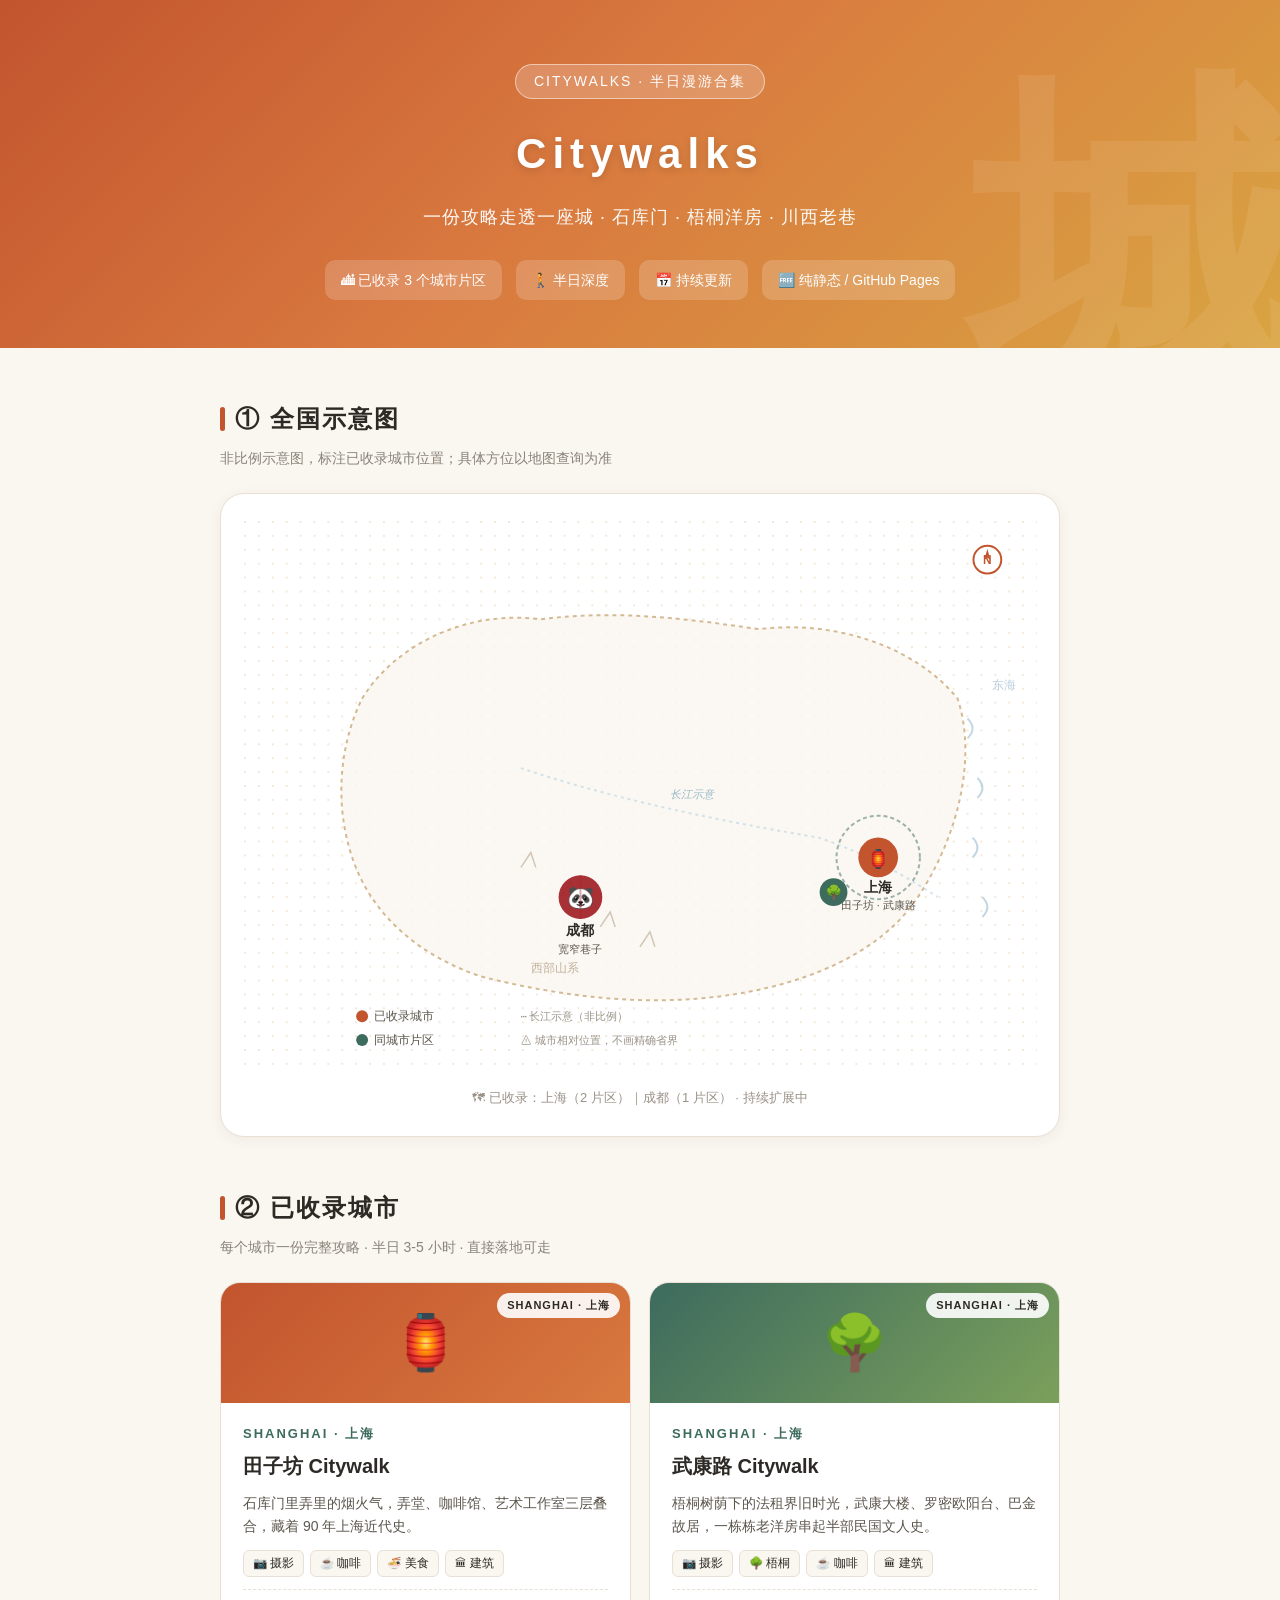
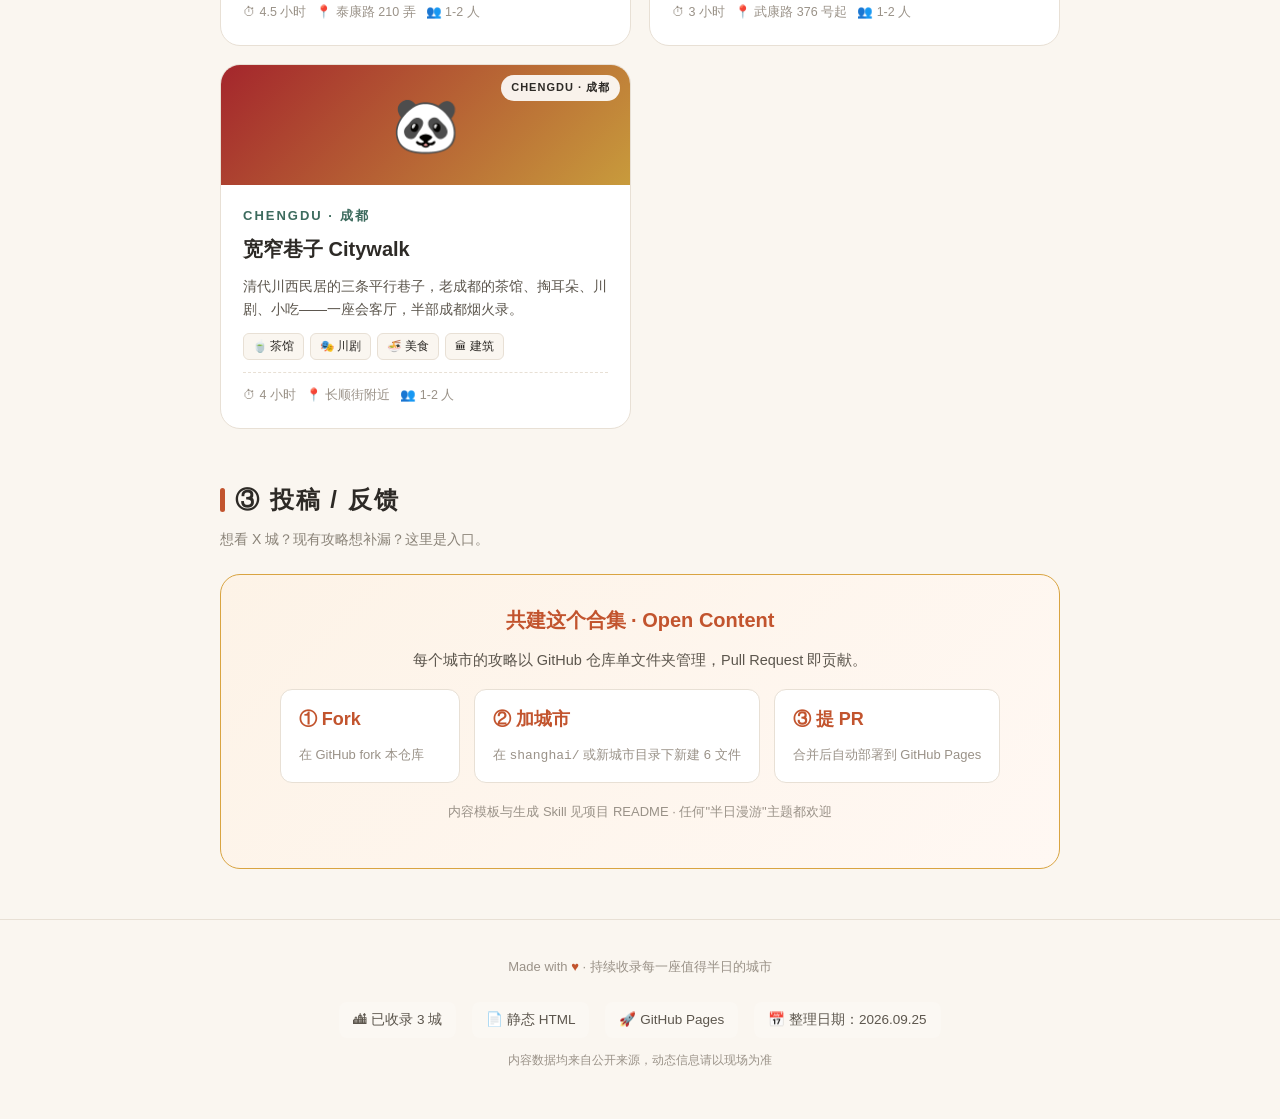
<file: index.html>
<!DOCTYPE html>
<html lang="zh-CN">
<head>
<meta charset="UTF-8">
<meta name="viewport" content="width=device-width, initial-scale=1.0">
<title>Citywalks · 全国半日漫游攻略合集</title>
<link rel="icon" href="data:image/svg+xml,<svg xmlns='http://www.w3.org/2000/svg' viewBox='0 0 100 100'><text y='.9em' font-size='90'>🌏</text></svg>">
<meta name="description" content="全国 3 城 Citywalk 半日漫游攻略合集：上海田子坊、上海武康路、成都宽窄巷子。">
<style>
  * { margin:0; padding:0; box-sizing:border-box; }
  :root{
    --cream:#faf6f0; --ink:#2d2a26; --terra:#c2542e; --terra-dark:#9c3f1f;
    --tea:#3d6b5e; --gold:#d9a441; --card:#ffffff; --line:#e8e0d5;
    --soft:#5c564d; --muted:#9a9288; --descr:#8a8378;
  }
  body{
    font-family:"PingFang SC","Hiragino Sans GB","Microsoft YaHei",sans-serif;
    background:var(--cream); color:var(--ink); line-height:1.75;
  }
  html{scroll-behavior:smooth}
  ::selection{background:#c2542e;color:#fff}
  .wrap{ max-width:880px; margin:0 auto; padding:0 20px; }

  /* 封面 */
  .hero{
    background:linear-gradient(135deg,#c2542e 0%,#d9793f 45%,#d9a441 100%);
    color:#fff; padding:64px 20px 48px; text-align:center;
    position:relative; overflow:hidden;
  }
  .hero::before{
    content:"城"; position:absolute; font-size:340px; opacity:.08;
    top:-50px; right:-30px; font-family:serif; font-weight:bold;
  }
  .hero .tag{
    display:inline-block; background:rgba(255,255,255,.2);
    border:1px solid rgba(255,255,255,.5);
    padding:4px 18px; border-radius:999px;
    font-size:14px; letter-spacing:2px; margin-bottom:18px;
  }
  .hero h1{
    font-size:42px; letter-spacing:6px; font-weight:800;
    text-shadow:0 2px 8px rgba(0,0,0,.15);
  }
  .hero .sub{ font-size:18px; margin-top:12px; opacity:.95; letter-spacing:1px; }
  .hero .meta{
    display:flex; gap:14px; justify-content:center; flex-wrap:wrap; margin-top:26px;
  }
  .hero .meta span{
    background:rgba(255,255,255,.18); backdrop-filter:blur(4px);
    padding:8px 16px; border-radius:10px; font-size:14px;
  }

  section{ margin:50px 0; }
  h2{
    font-size:24px; font-weight:800; letter-spacing:2px; margin-bottom:6px;
    display:flex; align-items:center; gap:10px;
  }
  h2::before{
    content:""; width:5px; height:24px; background:var(--terra); border-radius:3px;
  }
  .desc{ color:var(--descr); font-size:14px; margin-bottom:22px; }

  /* 全国地图 */
  .map-card{
    background:var(--card); border:1px solid var(--line); border-radius:24px;
    padding:26px 22px; box-shadow:0 3px 14px rgba(90,70,50,.06);
  }
  .map-card svg{ width:100%; height:auto; display:block; }
  .map-note{ text-align:center; font-size:13px; color:var(--muted); margin-top:12px; }

  /* 城市卡片 */
  .grid{
    display:grid; grid-template-columns:repeat(auto-fit,minmax(280px,1fr));
    gap:18px;
  }
  .city-card{
    display:block; text-decoration:none; color:inherit;
    background:var(--card); border:1px solid var(--line); border-radius:20px;
    overflow:hidden; transition:all .25s;
  }
  .city-card:hover{
    transform:translateY(-4px);
    box-shadow:0 10px 24px rgba(90,70,50,.15);
    border-color:var(--terra);
  }
  .city-card .cover{
    height:120px; background:linear-gradient(135deg, var(--terra), var(--gold));
    display:flex; align-items:center; justify-content:center;
    font-size:54px; color:#fff;
    position:relative;
  }
  .city-card .cover.s{ background:linear-gradient(135deg,#c2542e,#d9793f); }
  .city-card .cover.c{ background:linear-gradient(135deg,#a4262c,#c89b3c); }
  .city-card .cover.sh{ background:linear-gradient(135deg,#3d6b5e,#7ba05b); }
  .city-card .cover .badge{
    position:absolute; top:10px; right:10px;
    background:rgba(255,255,255,.9); color:var(--ink);
    font-size:11px; padding:3px 10px; border-radius:999px;
    font-weight:700; letter-spacing:1px;
  }
  .city-card .body{ padding:20px 22px 22px; }
  .city-card .city{
    font-size:13px; color:var(--tea); font-weight:700;
    letter-spacing:2px; margin-bottom:4px;
  }
  .city-card h3{
    font-size:20px; font-weight:700; margin:2px 0 8px;
  }
  .city-card .lead{
    color:var(--soft); font-size:14px; line-height:1.65; margin-bottom:12px;
  }
  .city-card .tags{
    display:flex; flex-wrap:wrap; gap:6px; margin-bottom:12px;
  }
  .city-card .tag{
    font-size:11.5px; color:var(--ink); background:var(--cream);
    padding:2px 9px; border-radius:6px; border:1px solid var(--line);
  }
  .city-card .meta{
    display:flex; gap:10px; color:var(--muted); font-size:12.5px;
    padding-top:12px; border-top:1px dashed var(--line);
  }
  .city-card .meta span{ display:flex; align-items:center; gap:4px; }

  /* 投稿入口 */
  .contribute{
    background:linear-gradient(135deg,#fdf3e7,#fff8f3);
    border:1px solid var(--gold); border-radius:20px;
    padding:28px 26px; text-align:center;
  }
  .contribute h3{
    font-size:20px; font-weight:700; color:var(--terra); margin-bottom:10px;
  }
  .contribute p{ color:var(--soft); font-size:14.5px; margin-bottom:16px; }
  .contribute .steps{
    display:flex; gap:14px; justify-content:center; flex-wrap:wrap;
    margin-top:14px;
  }
  .contribute .step{
    background:var(--card); border:1px solid var(--line);
    border-radius:12px; padding:14px 18px; min-width:180px; text-align:left;
  }
  .contribute .step b{
    color:var(--terra); font-size:18px; display:block; margin-bottom:4px;
  }
  .contribute .step small{ color:var(--muted); font-size:13px; }

  /* Footer */
  footer{
    text-align:center; padding:36px 20px 48px;
    color:var(--muted); font-size:13px; margin-top:40px;
    border-top:1px solid var(--line);
  }
  footer .heart{ color:var(--terra); }
  .stats-row{
    display:flex; gap:16px; justify-content:center; flex-wrap:wrap;
    margin-top:24px; font-size:13.5px; color:var(--soft);
  }
  .stats-row span{
    background:rgba(255,255,255,.2); padding:6px 14px; border-radius:8px;
  }

  @media (max-width:600px){
    .hero h1{ font-size:30px; letter-spacing:3px; }
    .hero .sub{ font-size:15px; }
    .hero .meta span{ font-size:13px; padding:6px 12px; }
    .grid{ grid-template-columns:1fr; }
    .contribute .steps{ flex-direction:column; }
  }

  @media print{
    .hero{ background:#fff; color:var(--ink); padding:30px 20px; }
    .hero::before{ display:none; }
    body{ background:#fff; }
    .city-card{ box-shadow:none; border:1px solid #ddd; }
  }
</style>
</head>
<body>

<!-- ═════ 封面 ═════ -->
<div class="hero">
  <span class="tag">CITYWALKS · 半日漫游合集</span>
  <h1>Citywalks</h1>
  <div class="sub">一份攻略走透一座城 · 石库门 · 梧桐洋房 · 川西老巷</div>
  <div class="meta">
    <span>🏙 已收录 3 个城市片区</span>
    <span>🚶 半日深度</span>
    <span>📅 持续更新</span>
    <span>🆓 纯静态 / GitHub Pages</span>
  </div>
</div>

<div class="wrap">

<!-- ═════ ① 全国示意图 ═════ -->
<section>
  <h2>① 全国示意图</h2>
  <p class="desc">非比例示意图，标注已收录城市位置；具体方位以地图查询为准</p>
  <div class="map-card">
    <svg viewBox="0 0 800 560" xmlns="http://www.w3.org/2000/svg"
         role="img" aria-label="已收录城市分布">
      <!-- 背景纹理：极简山河 -->
      <defs>
        <pattern id="dots" width="14" height="14" patternUnits="userSpaceOnUse">
          <circle cx="2" cy="2" r="1" fill="#efe0cd"/>
        </pattern>
      </defs>
      <rect width="800" height="560" fill="url(#dots)"/>

      <!-- 极简陆地轮廓（不画精确地图） -->
      <path d="M 120 180
               C 150 130, 220 90, 300 100
               C 380 90, 450 100, 520 110
               C 600 100, 680 130, 720 180
               C 740 240, 720 320, 680 380
               C 640 440, 560 470, 480 480
               C 400 490, 320 480, 240 460
               C 180 440, 130 400, 110 340
               C 90 280, 100 220, 120 180 Z"
            fill="#fbf6ef" stroke="#c9a97a" stroke-width="2"
            stroke-dasharray="4 4" opacity="0.8"/>

      <!-- 东部海浪 -->
      <g stroke="#9bbcd0" stroke-width="2" fill="none" opacity="0.6">
        <path d="M 730 200 Q 740 210, 730 220"/>
        <path d="M 740 260 Q 750 270, 740 280"/>
        <path d="M 735 320 Q 745 330, 735 340"/>
        <path d="M 745 380 Q 755 390, 745 400"/>
      </g>
      <text x="755" y="170" font-size="12" fill="#9bbcd0" font-family="sans-serif" opacity="0.7">东海</text>

      <!-- 西部山脊 -->
      <g stroke="#a8967a" stroke-width="1.5" fill="none" opacity="0.5">
        <path d="M 280 350 L 290 335 L 295 350"/>
        <path d="M 320 380 L 330 365 L 335 380"/>
        <path d="M 360 410 L 370 395 L 375 410"/>
        <path d="M 400 430 L 410 415 L 415 430"/>
      </g>
      <text x="290" y="455" font-size="12" fill="#a8967a" font-family="sans-serif" opacity="0.7">西部山系</text>

      <!-- 长江虚线示意 -->
      <path d="M 280 250 Q 400 290, 580 320 Q 640 340, 700 380"
            fill="none" stroke="#b8d4e3" stroke-width="2"
            stroke-dasharray="3 4" opacity="0.6"/>
      <text x="430" y="280" font-size="11" fill="#7fa8be" font-family="sans-serif" opacity="0.8" font-style="italic">长江示意</text>

      <!-- 已收录城市：成都 -->
      <g font-family="PingFang SC,Microsoft YaHei,sans-serif">
        <circle cx="340" cy="380" r="22" fill="#a4262c" opacity="0.95"/>
        <text x="340" y="388" font-size="22" text-anchor="middle" fill="#fff">🐼</text>
        <text x="340" y="418" font-size="14" text-anchor="middle"
              fill="#2d2a26" font-weight="bold">成都</text>
        <text x="340" y="436" font-size="11" text-anchor="middle" fill="#5c564d">宽窄巷子</text>
        <line x1="340" y1="358" x2="340" y2="402" stroke="#a4262c"
              stroke-width="2" opacity="0.4"/>
      </g>

      <!-- 已收录城市：上海（2 个点聚拢） -->
      <g font-family="PingFang SC,Microsoft YaHei,sans-serif">
        <!-- 外圈：城市群 -->
        <circle cx="640" cy="340" r="42" fill="none"
                stroke="#3d6b5e" stroke-width="2" stroke-dasharray="4 3" opacity="0.5"/>
        <!-- 田子坊 -->
        <circle cx="640" cy="340" r="20" fill="#c2542e"/>
        <text x="640" y="348" font-size="18" text-anchor="middle" fill="#fff">🏮</text>
        <text x="640" y="375" font-size="14" text-anchor="middle"
              fill="#2d2a26" font-weight="bold">上海</text>
        <text x="640" y="392" font-size="11" text-anchor="middle" fill="#5c564d">田子坊 · 武康路</text>
        <!-- 武康路（同城市） -->
        <circle cx="595" cy="375" r="14" fill="#3d6b5e"/>
        <text x="595" y="380" font-size="14" text-anchor="middle" fill="#fff">🌳</text>
      </g>

      <!-- 图例 -->
      <g font-family="PingFang SC,Microsoft YaHei,sans-serif" font-size="12">
        <circle cx="120" cy="500" r="6" fill="#c2542e"/>
        <text x="132" y="504" fill="#5c564d">已收录城市</text>
        <circle cx="120" cy="524" r="6" fill="#3d6b5e"/>
        <text x="132" y="528" fill="#5c564d">同城市片区</text>
        <text x="280" y="504" fill="#9a9288" font-size="11">⋯ 长江示意（非比例）</text>
        <text x="280" y="528" fill="#9a9288" font-size="11">⚠ 城市相对位置，不画精确省界</text>
      </g>

      <!-- 指北针 -->
      <g transform="translate(750,40)">
        <circle r="14" fill="#fff" stroke="#c2542e" stroke-width="2"/>
        <text y="4" font-size="12" text-anchor="middle" fill="#c2542e" font-weight="bold">N</text>
        <path d="M0,-11 L3,0 L0,-2 L-3,0 Z" fill="#c2542e"/>
      </g>
    </svg>
    <p class="map-note">🗺 已收录：上海（2 片区）｜成都（1 片区） · 持续扩展中</p>
  </div>
</section>

<!-- ═════ ② 已收录城市 ═════ -->
<section>
  <h2>② 已收录城市</h2>
  <p class="desc">每个城市一份完整攻略 · 半日 3-5 小时 · 直接落地可走</p>
  <div class="grid">

    <!-- 上海·田子坊 -->
    <a class="city-card" href="shanghai/tianzifang/">
      <div class="cover s">
        🏮
        <span class="badge">SHANGHAI · 上海</span>
      </div>
      <div class="body">
        <div class="city">SHANGHAI · 上海</div>
        <h3>田子坊 Citywalk</h3>
        <p class="lead">石库门里弄里的烟火气，弄堂、咖啡馆、艺术工作室三层叠合，藏着 90 年上海近代史。</p>
        <div class="tags">
          <span class="tag">📷 摄影</span>
          <span class="tag">☕ 咖啡</span>
          <span class="tag">🍜 美食</span>
          <span class="tag">🏛 建筑</span>
        </div>
        <div class="meta">
          <span>⏱ 4.5 小时</span>
          <span>📍 泰康路 210 弄</span>
          <span>👥 1-2 人</span>
        </div>
      </div>
    </a>

    <!-- 上海·武康路 -->
    <a class="city-card" href="shanghai/wukang/">
      <div class="cover sh">
        🌳
        <span class="badge">SHANGHAI · 上海</span>
      </div>
      <div class="body">
        <div class="city">SHANGHAI · 上海</div>
        <h3>武康路 Citywalk</h3>
        <p class="lead">梧桐树荫下的法租界旧时光，武康大楼、罗密欧阳台、巴金故居，一栋栋老洋房串起半部民国文人史。</p>
        <div class="tags">
          <span class="tag">📷 摄影</span>
          <span class="tag">🌳 梧桐</span>
          <span class="tag">☕ 咖啡</span>
          <span class="tag">🏛 建筑</span>
        </div>
        <div class="meta">
          <span>⏱ 3 小时</span>
          <span>📍 武康路 376 号起</span>
          <span>👥 1-2 人</span>
        </div>
      </div>
    </a>

    <!-- 成都·宽窄巷子 -->
    <a class="city-card" href="chengdu/kuanzhai/">
      <div class="cover c">
        🐼
        <span class="badge">CHENGDU · 成都</span>
      </div>
      <div class="body">
        <div class="city">CHENGDU · 成都</div>
        <h3>宽窄巷子 Citywalk</h3>
        <p class="lead">清代川西民居的三条平行巷子，老成都的茶馆、掏耳朵、川剧、小吃——一座会客厅，半部成都烟火录。</p>
        <div class="tags">
          <span class="tag">🍵 茶馆</span>
          <span class="tag">🎭 川剧</span>
          <span class="tag">🍜 美食</span>
          <span class="tag">🏛 建筑</span>
        </div>
        <div class="meta">
          <span>⏱ 4 小时</span>
          <span>📍 长顺街附近</span>
          <span>👥 1-2 人</span>
        </div>
      </div>
    </a>

  </div>
</section>

<!-- ═════ ③ 投稿入口 ═════ -->
<section>
  <h2>③ 投稿 / 反馈</h2>
  <p class="desc">想看 X 城？现有攻略想补漏？这里是入口。</p>
  <div class="contribute">
    <h3>共建这个合集 · Open Content</h3>
    <p>每个城市的攻略以 GitHub 仓库单文件夹管理，Pull Request 即贡献。</p>
    <div class="steps">
      <div class="step">
        <b>① Fork</b>
        <small>在 GitHub fork 本仓库</small>
      </div>
      <div class="step">
        <b>② 加城市</b>
        <small>在 <code>shanghai/</code> 或新城市目录下新建 6 文件</small>
      </div>
      <div class="step">
        <b>③ 提 PR</b>
        <small>合并后自动部署到 GitHub Pages</small>
      </div>
    </div>
    <p style="margin-top:18px;font-size:13px;color:var(--muted)">
      内容模板与生成 Skill 见项目 README · 任何"半日漫游"主题都欢迎
    </p>
  </div>
</section>

</div>

<footer>
  <p>Made with <span class="heart">♥</span> · 持续收录每一座值得半日的城市</p>
  <div class="stats-row">
    <span>🏙 已收录 3 城</span>
    <span>📄 静态 HTML</span>
    <span>🚀 GitHub Pages</span>
    <span>📅 整理日期：2026.09.25</span>
  </div>
  <p style="margin-top:12px;color:var(--muted);font-size:12px">
    内容数据均来自公开来源，动态信息请以现场为准
  </p>
</footer>

</body>
</html>
</file>
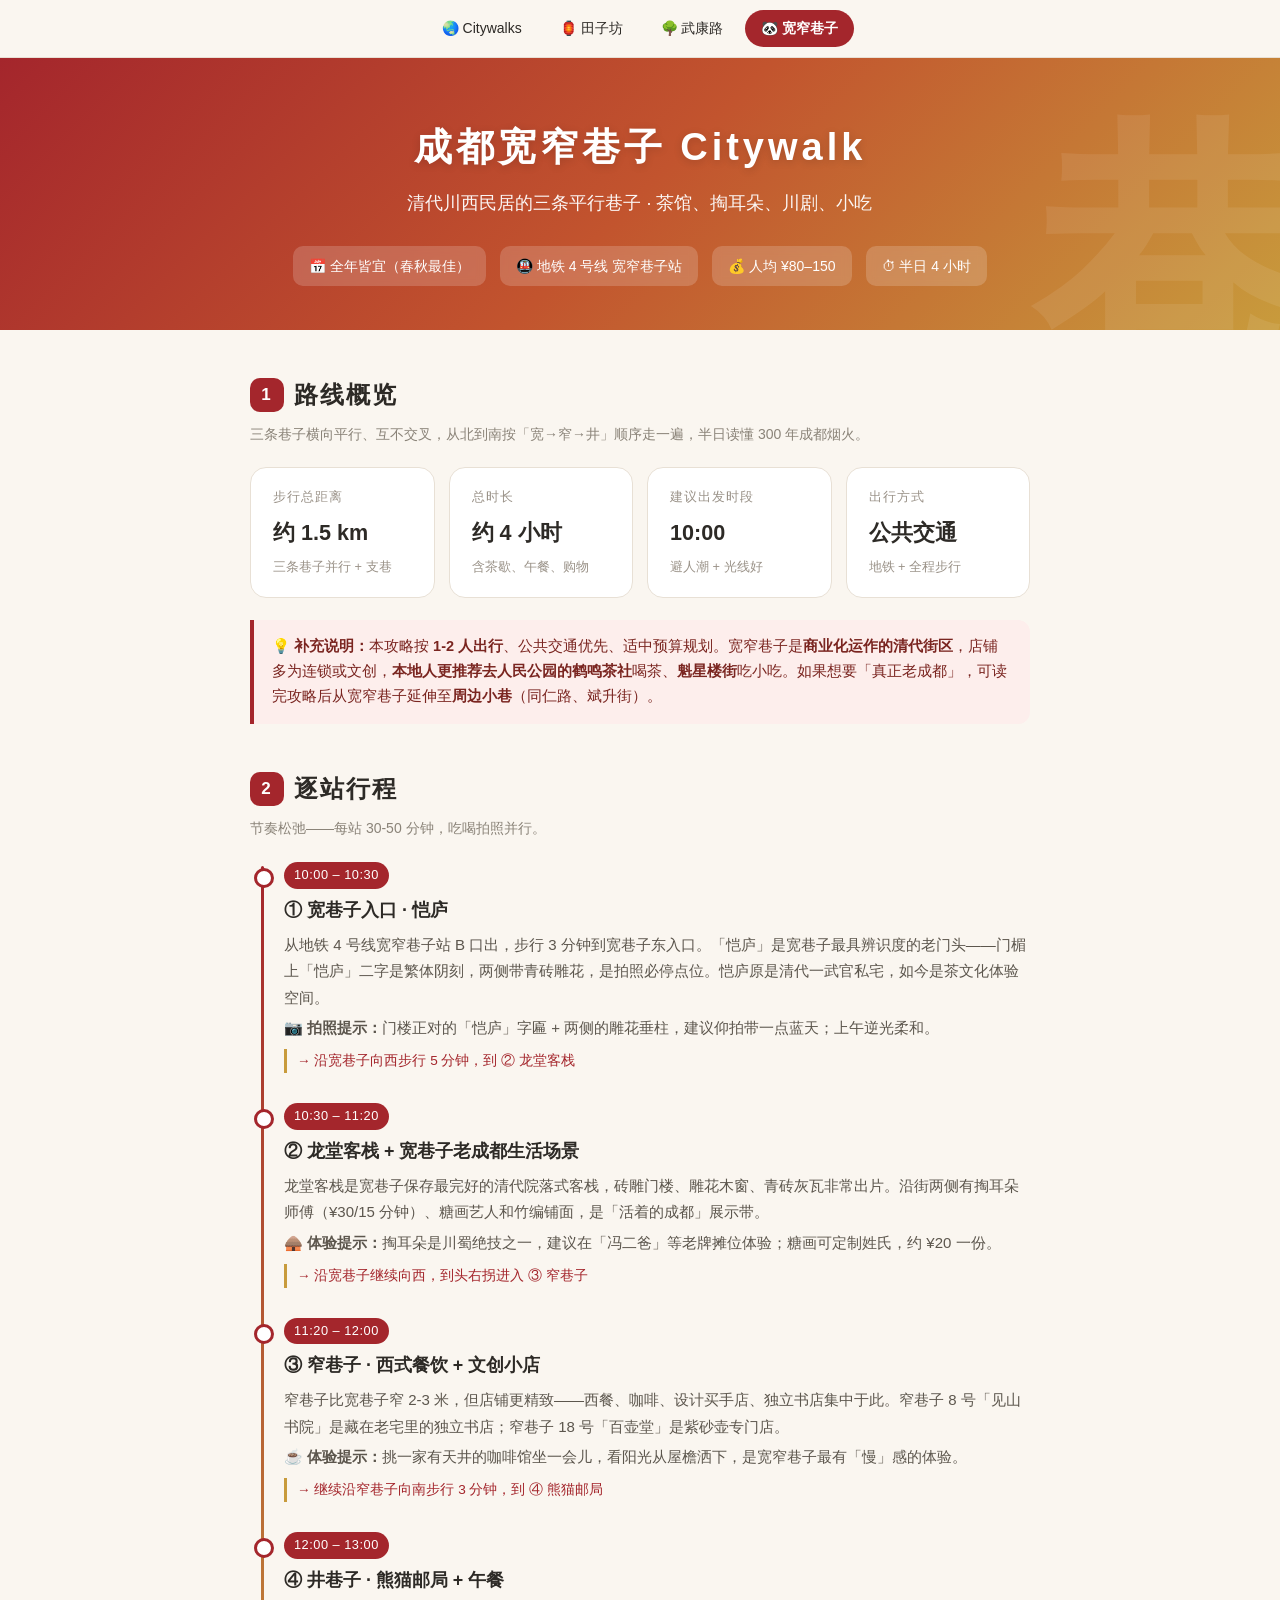
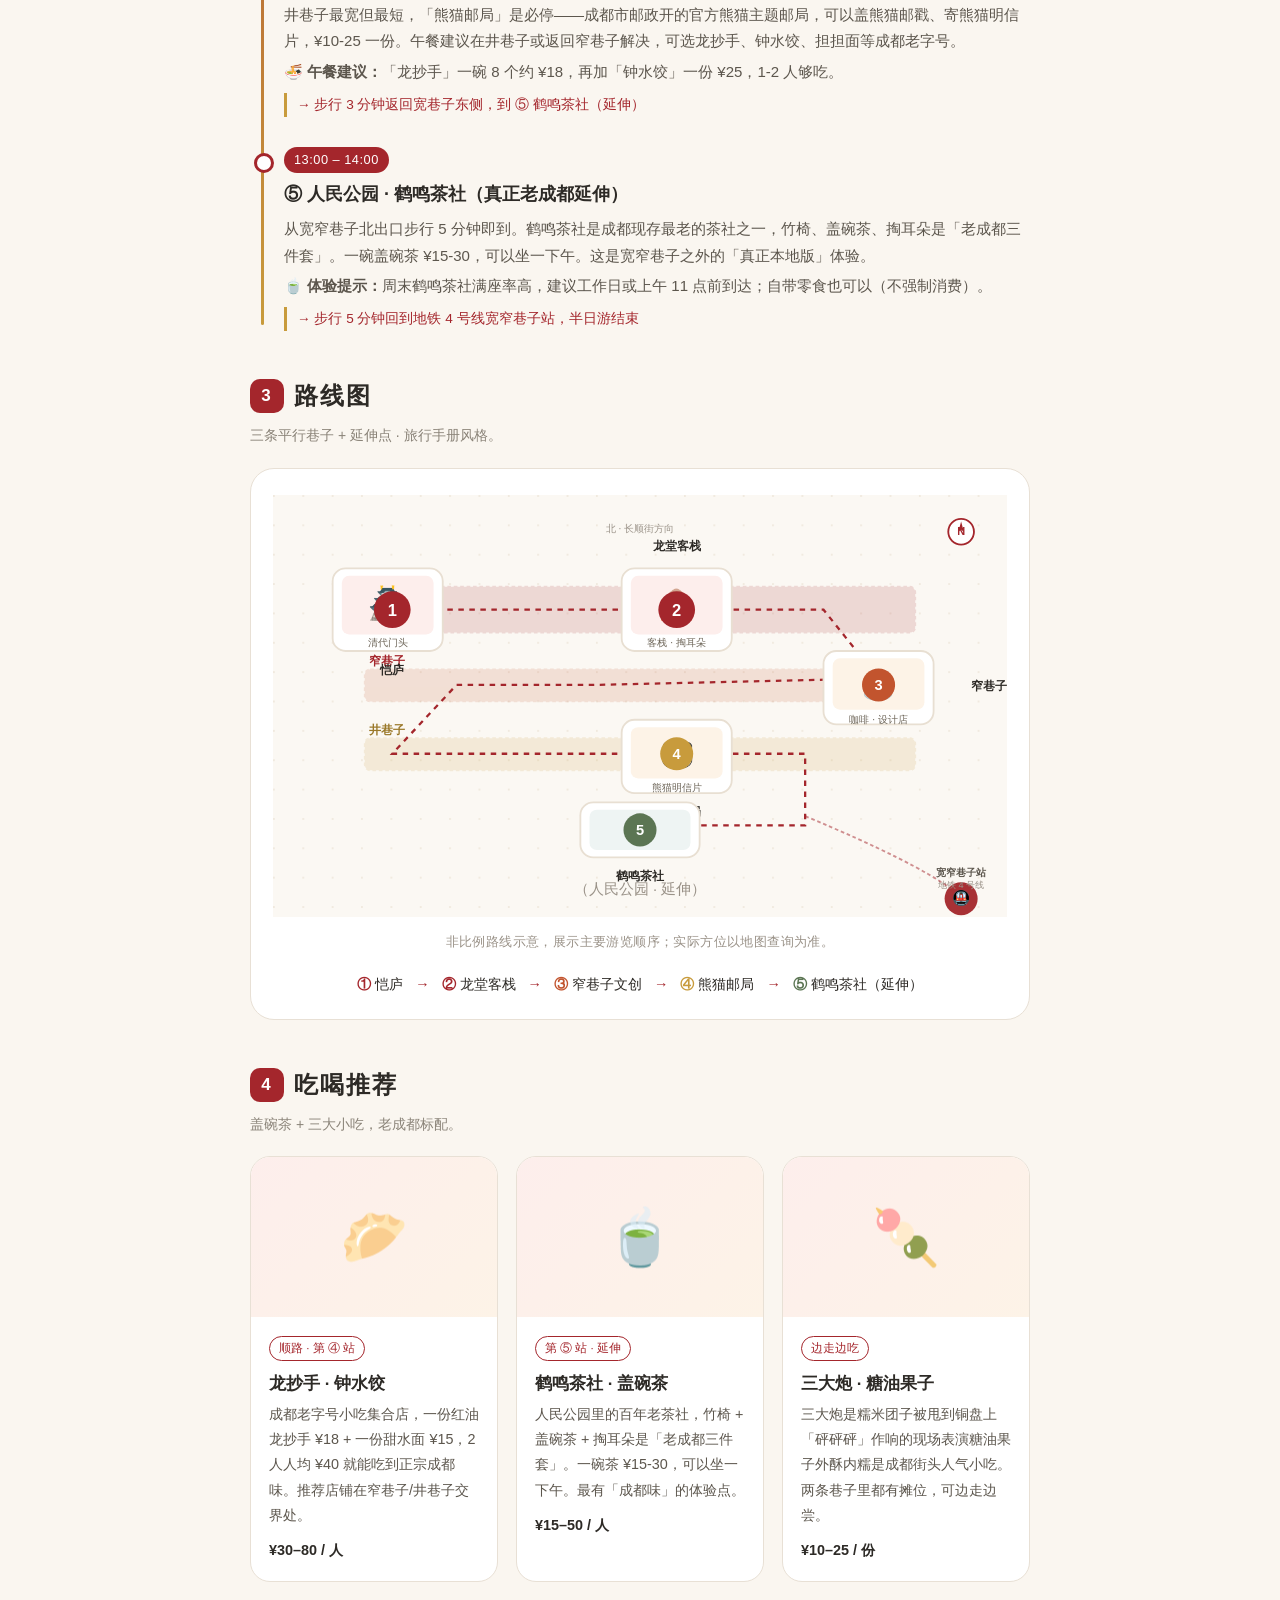
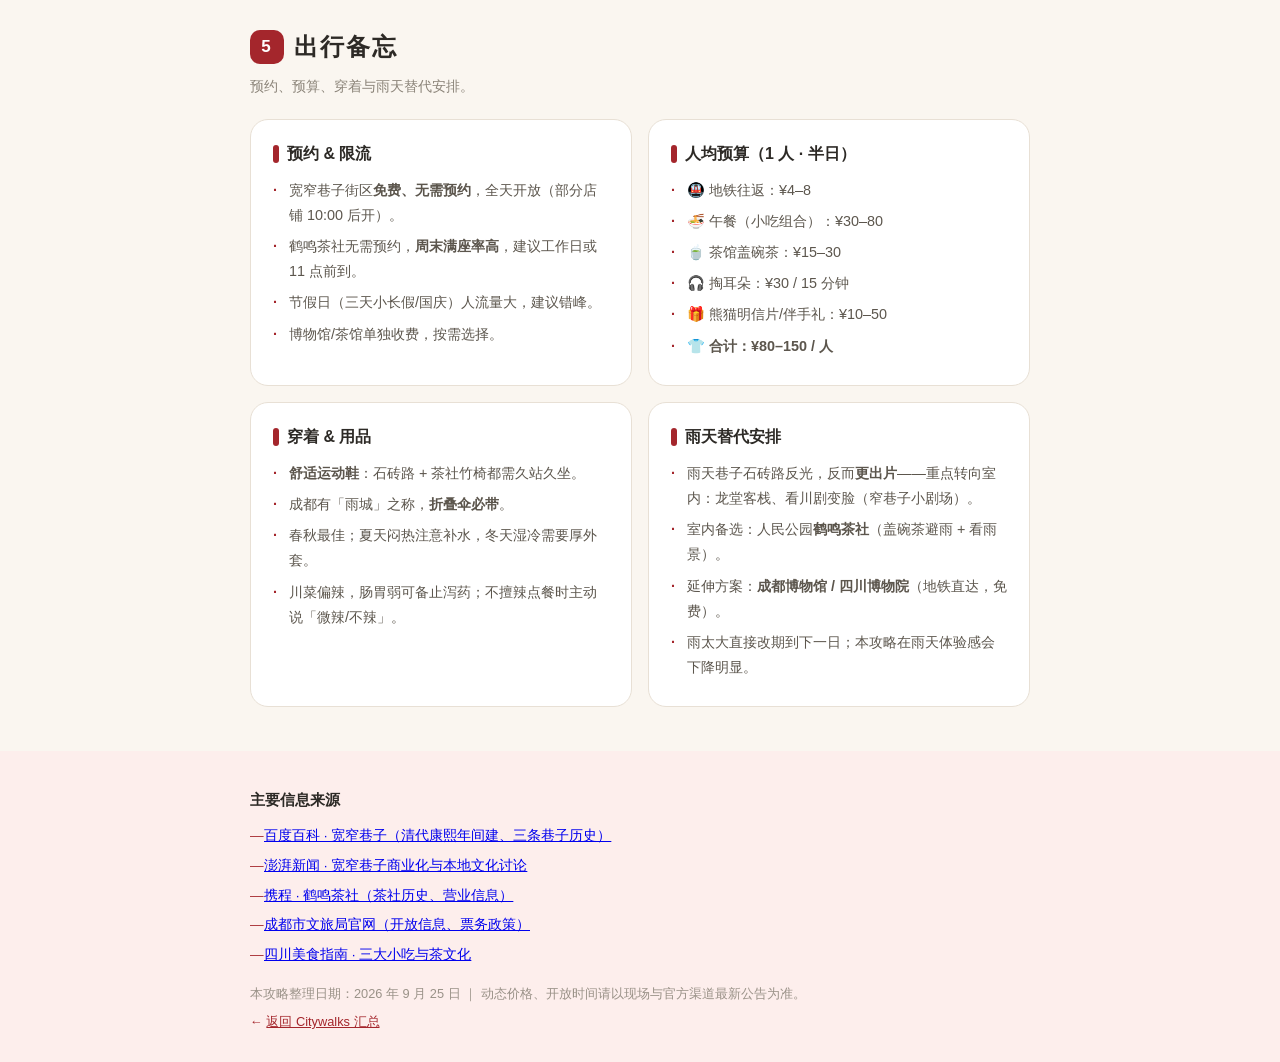
<file: chengdu/kuanzhai/index.html>
<!DOCTYPE html>
<html lang="zh-CN">
<head>
<meta charset="UTF-8">
<meta name="viewport" content="width=device-width, initial-scale=1.0">
<title>成都宽窄巷子 Citywalk · 半日川西老巷漫游</title>
<link rel="icon" href="data:image/svg+xml,<svg xmlns='http://www.w3.org/2000/svg' viewBox='0 0 100 100'><text y='.9em' font-size='90'>🐼</text></svg>">
<meta name="description" content="成都宽窄巷子半日漫游攻略：清代川西民居的三条平行巷子，茶馆、掏耳朵、川剧、小吃——一座会客厅，半部成都烟火录。">
<style>
  * { margin:0; padding:0; box-sizing:border-box; }
  :root{
    --cream:#faf6f0; --ink:#2d2a26; --terra:#a4262c; --terra-dark:#7a1f24;
    --tea:#5b7553; --gold:#c89b3c; --card:#ffffff; --line:#e8e0d5;
    --soft:#5c564d; --muted:#9a9288; --descr:#8a8378;
  }
  body{
    font-family:"PingFang SC","Hiragino Sans GB","Microsoft YaHei",sans-serif;
    background:var(--cream); color:var(--ink); line-height:1.75;
  }
  html{scroll-behavior:smooth}
  ::selection{background:#a4262c;color:#fff}  /* 宽窄巷子主题色用故宫红 */
  .wrap{ max-width:820px; margin:0 auto; padding:0 20px; }

  /* 顶部导航 */
  .topnav{
    position:sticky;top:0;z-index:99;
    background:rgba(250,246,240,.92);
    backdrop-filter:blur(8px);
    border-bottom:1px solid var(--line);
    display:flex;justify-content:center;gap:6px;
    padding:10px 12px;flex-wrap:wrap;
  }
  .topnav a{
    text-decoration:none;color:var(--ink);
    font-size:14px;padding:6px 16px;border-radius:999px;
    transition:.2s;
  }
  .topnav a:hover{background:var(--terra);color:#fff}
  .topnav a.on{background:var(--terra);color:#fff;font-weight:700}

  /* 封面 */
  .hero{
    background:linear-gradient(135deg,#a4262c 0%,#c2542e 50%,#c89b3c 100%);
    color:#fff; padding:56px 20px 44px; text-align:center;
    position:relative; overflow:hidden;
  }
  .hero::before{
    content:"巷"; position:absolute; font-size:280px; opacity:.08;
    top:-40px; right:-30px; font-family:serif; font-weight:bold;
  }
  .hero .tag{
    display:inline-block; background:rgba(255,255,255,.2);
    border:1px solid rgba(255,255,255,.5);
    padding:4px 18px; border-radius:999px;
    font-size:14px; letter-spacing:2px; margin-bottom:18px;
  }
  .hero h1{
    font-size:38px; letter-spacing:4px; font-weight:800;
    text-shadow:0 2px 8px rgba(0,0,0,.15);
  }
  .hero .sub{ font-size:17px; margin-top:10px; opacity:.95; letter-spacing:1px; }
  .hero .meta{
    display:flex; gap:14px; justify-content:center; flex-wrap:wrap; margin-top:26px;
  }
  .hero .meta span{
    background:rgba(255,255,255,.18); backdrop-filter:blur(4px);
    padding:8px 16px; border-radius:10px; font-size:14px;
  }

  section{ margin:44px 0; }
  h2{
    font-size:24px; font-weight:800; letter-spacing:2px; margin-bottom:6px;
    display:flex; align-items:center; gap:10px;
  }
  h2 .num{
    background:var(--terra); color:#fff;
    width:34px; height:34px; border-radius:10px;
    display:inline-flex; align-items:center; justify-content:center;
    font-size:17px; flex-shrink:0;
  }
  .desc{ color:var(--descr); font-size:14px; margin-bottom:20px; }

  /* 概览数据卡 */
  .stats-grid{display:grid;grid-template-columns:repeat(auto-fit,minmax(170px,1fr));gap:14px;margin-bottom:22px}
  .stat{
    background:var(--card); border:1px solid var(--line);
    border-radius:16px; padding:18px 22px;
  }
  .stat .label{ font-size:.82rem; color:var(--muted); letter-spacing:1px; margin-bottom:6px; }
  .stat .value{ font-size:1.35rem; font-weight:600; color:var(--ink); }
  .stat .note{ font-size:.8rem; color:var(--muted); margin-top:4px; }

  .tipbox{
    background:#fdeeec; border-left:4px solid var(--terra);
    border-radius:0 12px 12px 0;
    padding:14px 18px; font-size:14.5px; margin-top:16px; color:#7a2520;
  }
  .tipbox.gold{background:#fdf3e7;border-color:var(--gold);color:#7a5b2e}

  /* 时间线 */
  .timeline{ position:relative; padding-left:34px; }
  .timeline::before{
    content:""; position:absolute; left:11px; top:6px; bottom:6px;
    width:3px; background:linear-gradient(var(--terra),var(--gold));
    border-radius:2px;
  }
  .stop{ position:relative; margin-bottom:28px; }
  .stop::before{
    content:""; position:absolute; left:-30px; top:8px;
    width:14px; height:14px; border-radius:50%;
    background:var(--card); border:3px solid var(--terra);
  }
  .stop .time{
    display:inline-block; font-size:.8rem; color:#fff;
    background:var(--terra);
    padding:2px 10px; border-radius:999px; letter-spacing:.5px; margin-bottom:6px;
  }
  .stop h3{ font-size:1.12rem; font-weight:600; margin-bottom:6px; }
  .stop p{ color:var(--soft); font-size:.94rem; margin-bottom:4px; }
  .stop .next{
    margin-top:8px; font-size:.85rem; color:var(--terra);
    border-left:3px solid var(--gold); padding-left:10px;
  }

  /* SVG 地图 */
  .map-box{
    background:var(--card); border:1px solid var(--line); border-radius:24px;
    padding:26px 22px 18px; overflow:hidden;
  }
  .map-svg{ width:100%; height:auto; display:block; }
  .map-note{
    text-align:center; font-size:.82rem; color:var(--muted);
    margin-top:14px; letter-spacing:.4px;
  }

  /* 卡片网格 */
  .grid{display:grid;grid-template-columns:repeat(auto-fit,minmax(240px,1fr));gap:18px}
  .card{
    background:var(--card); border:1px solid var(--line); border-radius:20px;
    overflow:hidden; display:flex; flex-direction:column;
  }
  .card .ph-img{
    width:100%; height:160px;
    background:linear-gradient(135deg,#fdeeec,#fdf3e7);
    display:flex; align-items:center; justify-content:center;
    font-size:3.4rem; color:var(--terra);
  }
  .card .fc-body{padding:16px 18px 18px;flex:1}
  .card h4{font-size:1.05rem;font-weight:600;margin-bottom:4px}
  .card .tag{
    display:inline-block; font-size:.72rem; color:var(--terra);
    border:1px solid var(--terra); border-radius:999px;
    padding:1px 9px; margin-bottom:8px;
  }
  .card p{font-size:.9rem;color:var(--soft)}
  .card .price{margin-top:10px;font-size:.9rem;color:var(--ink);font-weight:600}

  /* 备忘卡 */
  .memo-grid{display:grid;grid-template-columns:repeat(auto-fit,minmax(260px,1fr));gap:16px}
  .memo-card{
    background:var(--card); border:1px solid var(--line);
    border-radius:18px; padding:20px 22px;
  }
  .memo-card h4{
    font-size:1rem; font-weight:600; margin-bottom:10px;
    display:flex; align-items:center; gap:8px;
  }
  .memo-card h4::before{
    content:""; display:inline-block; width:6px; height:18px;
    background:var(--terra); border-radius:3px;
  }
  .memo-card ul{list-style:none}
  .memo-card li{
    font-size:.9rem; color:var(--soft);
    padding-left:16px; position:relative; margin-bottom:6px;
  }
  .memo-card li::before{
    content:"·"; position:absolute; left:0; color:var(--terra); font-weight:700;
  }

  footer{
    background:#fdeeec; padding:36px 0 28px; margin-top:30px;
    font-size:.85rem; color:var(--muted);
  }
  footer h5{ color:var(--ink); font-size:.95rem; margin-bottom:10px; font-weight:600; }
  footer ul{list-style:none}
  footer li{margin-bottom:6px;padding-left:14px;position:relative}
  footer li::before{content:"—";position:absolute;left:0;color:var(--terra)}
  footer .edit-date{margin-top:16px;font-size:.8rem;color:var(--muted)}

  @media (max-width:600px){
    .hero h1{ font-size:28px; }
    .stats-grid{ grid-template-columns:1fr 1fr; }
    .grid, .memo-grid{ grid-template-columns:1fr; }
    .topnav{ gap:2px; padding:8px 8px; }
    .topnav a{ padding:5px 12px; font-size:13px; }
  }
  @media print{
    .topnav{ display:none!important; }
    body{ background:#fff; }
    .card,.memo-card,.map-box{ box-shadow:none; border:1px solid #ddd; }
  }
</style>
</head>
<body>

<!-- 顶部导航 -->
<nav class="topnav">
  <a href="../../">🌏 Citywalks</a>
  <a href="../../shanghai/tianzifang/">🏮 田子坊</a>
  <a href="../../shanghai/wukang/">🌳 武康路</a>
  <a href="./" class="on">🐼 宽窄巷子</a>
</nav>

<!-- ═════ 封面 ═════ -->
<header class="hero">
  <h1>成都宽窄巷子 Citywalk</h1>
  <div style="font-size:18px;margin-top:8px;opacity:.95">清代川西民居的三条平行巷子 · 茶馆、掏耳朵、川剧、小吃</div>
  <div class="meta">
    <span>📅 全年皆宜（春秋最佳）</span>
    <span>🚇 地铁 4 号线 宽窄巷子站</span>
    <span>💰 人均 ¥80–150</span>
    <span>⏱ 半日 4 小时</span>
  </div>
</header>

<div class="wrap">

<!-- ═════ ① 路线概览 ═════ -->
<section id="overview">
  <h2><span class="num">1</span>路线概览</h2>
  <p class="desc">三条巷子横向平行、互不交叉，从北到南按「宽→窄→井」顺序走一遍，半日读懂 300 年成都烟火。</p>
  <div class="stats-grid">
    <div class="stat">
      <div class="label">步行总距离</div>
      <div class="value">约 1.5 km</div>
      <div class="note">三条巷子并行 + 支巷</div>
    </div>
    <div class="stat">
      <div class="label">总时长</div>
      <div class="value">约 4 小时</div>
      <div class="note">含茶歇、午餐、购物</div>
    </div>
    <div class="stat">
      <div class="label">建议出发时段</div>
      <div class="value">10:00</div>
      <div class="note">避人潮 + 光线好</div>
    </div>
    <div class="stat">
      <div class="label">出行方式</div>
      <div class="value">公共交通</div>
      <div class="note">地铁 + 全程步行</div>
    </div>
  </div>
  <div class="tipbox">
    💡 <b>补充说明：</b>本攻略按 <b>1-2 人出行</b>、公共交通优先、适中预算规划。宽窄巷子是<b>商业化运作的清代街区</b>，店铺多为连锁或文创，<b>本地人更推荐去人民公园的鹤鸣茶社</b>喝茶、<b>魁星楼街</b>吃小吃。如果想要「真正老成都」，可读完攻略后从宽窄巷子延伸至<b>周边小巷</b>（同仁路、斌升街）。
  </div>
</section>

<!-- ═════ ② 逐站行程 ═════ -->
<section id="itinerary">
  <h2><span class="num">2</span>逐站行程</h2>
  <p class="desc">节奏松弛——每站 30-50 分钟，吃喝拍照并行。</p>
  <div class="timeline">

    <div class="stop">
      <span class="time">10:00 – 10:30</span>
      <h3>① 宽巷子入口 · 恺庐</h3>
      <p>从地铁 4 号线宽窄巷子站 B 口出，步行 3 分钟到宽巷子东入口。「恺庐」是宽巷子最具辨识度的老门头——门楣上「恺庐」二字是繁体阴刻，两侧带青砖雕花，是拍照必停点位。恺庐原是清代一武官私宅，如今是茶文化体验空间。</p>
      <p>📷 <b>拍照提示：</b>门楼正对的「恺庐」字匾 + 两侧的雕花垂柱，建议仰拍带一点蓝天；上午逆光柔和。</p>
      <div class="next">→ 沿宽巷子向西步行 5 分钟，到 ② 龙堂客栈</div>
    </div>

    <div class="stop">
      <span class="time">10:30 – 11:20</span>
      <h3>② 龙堂客栈 + 宽巷子老成都生活场景</h3>
      <p>龙堂客栈是宽巷子保存最完好的清代院落式客栈，砖雕门楼、雕花木窗、青砖灰瓦非常出片。沿街两侧有掏耳朵师傅（¥30/15 分钟）、糖画艺人和竹编铺面，是「活着的成都」展示带。</p>
      <p>🛖 <b>体验提示：</b>掏耳朵是川蜀绝技之一，建议在「冯二爸」等老牌摊位体验；糖画可定制姓氏，约 ¥20 一份。</p>
      <div class="next">→ 沿宽巷子继续向西，到头右拐进入 ③ 窄巷子</div>
    </div>

    <div class="stop">
      <span class="time">11:20 – 12:00</span>
      <h3>③ 窄巷子 · 西式餐饮 + 文创小店</h3>
      <p>窄巷子比宽巷子窄 2-3 米，但店铺更精致——西餐、咖啡、设计买手店、独立书店集中于此。窄巷子 8 号「见山书院」是藏在老宅里的独立书店；窄巷子 18 号「百壶堂」是紫砂壶专门店。</p>
      <p>☕ <b>体验提示：</b>挑一家有天井的咖啡馆坐一会儿，看阳光从屋檐洒下，是宽窄巷子最有「慢」感的体验。</p>
      <div class="next">→ 继续沿窄巷子向南步行 3 分钟，到 ④ 熊猫邮局</div>
    </div>

    <div class="stop">
      <span class="time">12:00 – 13:00</span>
      <h3>④ 井巷子 · 熊猫邮局 + 午餐</h3>
      <p>井巷子最宽但最短，「熊猫邮局」是必停——成都市邮政开的官方熊猫主题邮局，可以盖熊猫邮戳、寄熊猫明信片，¥10-25 一份。午餐建议在井巷子或返回窄巷子解决，可选龙抄手、钟水饺、担担面等成都老字号。</p>
      <p>🍜 <b>午餐建议：</b>「龙抄手」一碗 8 个约 ¥18，再加「钟水饺」一份 ¥25，1-2 人够吃。</p>
      <div class="next">→ 步行 3 分钟返回宽巷子东侧，到 ⑤ 鹤鸣茶社（延伸）</div>
    </div>

    <div class="stop">
      <span class="time">13:00 – 14:00</span>
      <h3>⑤ 人民公园 · 鹤鸣茶社（真正老成都延伸）</h3>
      <p>从宽窄巷子北出口步行 5 分钟即到。鹤鸣茶社是成都现存最老的茶社之一，竹椅、盖碗茶、掏耳朵是「老成都三件套」。一碗盖碗茶 ¥15-30，可以坐一下午。这是宽窄巷子之外的「真正本地版」体验。</p>
      <p>🍵 <b>体验提示：</b>周末鹤鸣茶社满座率高，建议工作日或上午 11 点前到达；自带零食也可以（不强制消费）。</p>
      <div class="next">→ 步行 5 分钟回到地铁 4 号线宽窄巷子站，半日游结束</div>
    </div>

  </div>
</section>

<!-- ═════ ③ 路线图 ═════ -->
<section id="map">
  <h2><span class="num">3</span>路线图</h2>
  <p class="desc">三条平行巷子 + 延伸点 · 旅行手册风格。</p>
  <div class="map-box">
    <svg class="map-svg" viewBox="0 0 800 460" xmlns="http://www.w3.org/2000/svg"
         role="img" aria-label="宽窄巷子半日路线示意图">
      <defs>
        <pattern id="bgGrid" width="32" height="32" patternUnits="userSpaceOnUse">
          <rect width="32" height="32" fill="#FBF8F3"/>
          <circle cx="1" cy="1" r="1" fill="#EDE5D8"/>
        </pattern>
      </defs>
      <rect width="800" height="460" fill="url(#bgGrid)"/>

      <!-- 三条巷子（横向平行） -->
      <!-- 宽巷子（最北，最宽） -->
      <rect x="100" y="100" width="600" height="50" rx="6"
            fill="#a4262c" opacity="0.15" stroke="#a4262c" stroke-width="2" stroke-dasharray="4 3"/>
      <text x="105" y="92" font-size="13" fill="#7a1f24" font-weight="bold" font-family="sans-serif">宽巷子</text>

      <!-- 窄巷子（中间） -->
      <rect x="100" y="190" width="600" height="35" rx="6"
            fill="#c2542e" opacity="0.15" stroke="#c2542e" stroke-width="2" stroke-dasharray="4 3"/>
      <text x="105" y="185" font-size="13" fill="#a4262c" font-weight="bold" font-family="sans-serif">窄巷子</text>

      <!-- 井巷子（最南） -->
      <rect x="100" y="265" width="600" height="35" rx="6"
            fill="#c89b3c" opacity="0.15" stroke="#c89b3c" stroke-width="2" stroke-dasharray="4 3"/>
      <text x="105" y="260" font-size="13" fill="#9a7829" font-weight="bold" font-family="sans-serif">井巷子</text>

      <!-- 主路线：从宽巷子入口 → 沿宽巷子走 → 转入窄巷子 → 到井巷子 → 延伸至鹤鸣茶社 -->
      <path d="M 130 125 L 350 125 L 600 125 L 660 200
               L 350 207 L 200 207 L 130 282 L 400 282 L 580 282
               L 580 360 L 400 360"
            fill="none" stroke="#a4262c" stroke-width="2.5"
            stroke-dasharray="6 6" marker-end="url(#arrow)"/>
      <marker id="arrow" viewBox="0 0 10 10" refX="8" refY="5"
              markerWidth="6" markerHeight="6" orient="auto">
        <path d="M 0 0 L 10 5 L 0 10 z" fill="#a4262c"/>
      </marker>

      <!-- ① 恺庐（宽巷子入口） -->
      <g>
        <rect x="65" y="80" width="120" height="90" rx="14"
              fill="#fff" stroke="#E8DFD2" stroke-width="2"/>
        <rect x="75" y="88" width="100" height="64" rx="8" fill="#fdeeec"/>
        <text x="125" y="130" font-size="34" text-anchor="middle">🏯</text>
        <text x="125" y="165" font-size="11" text-anchor="middle" fill="#6D6558">清代门头</text>
        <circle cx="130" cy="125" r="20" fill="#a4262c"/>
        <text x="130" y="132" text-anchor="middle" font-size="18" fill="#fff" font-weight="bold" font-family="sans-serif">1</text>
        <text x="130" y="195" text-anchor="middle" font-size="13" fill="#2d2a26" font-weight="bold" font-family="sans-serif">恺庐</text>
      </g>

      <!-- ② 龙堂客栈 + 老成都生活（宽巷子中段） -->
      <g>
        <rect x="380" y="80" width="120" height="90" rx="14"
              fill="#fff" stroke="#E8DFD2" stroke-width="2"/>
        <rect x="390" y="88" width="100" height="64" rx="8" fill="#fdeeec"/>
        <text x="440" y="130" font-size="34" text-anchor="middle">🛖</text>
        <text x="440" y="165" font-size="11" text-anchor="middle" fill="#6D6558">客栈 · 掏耳朵</text>
        <circle cx="440" cy="125" r="20" fill="#a4262c"/>
        <text x="440" y="132" text-anchor="middle" font-size="18" fill="#fff" font-weight="bold" font-family="sans-serif">2</text>
        <text x="440" y="60" text-anchor="middle" font-size="13" fill="#2d2a26" font-weight="bold" font-family="sans-serif">龙堂客栈</text>
      </g>

      <!-- ③ 窄巷子文创区（中段） -->
      <g>
        <rect x="600" y="170" width="120" height="80" rx="14"
              fill="#fff" stroke="#E8DFD2" stroke-width="2"/>
        <rect x="610" y="178" width="100" height="56" rx="8" fill="#fdf3e7"/>
        <text x="660" y="218" font-size="30" text-anchor="middle">☕</text>
        <text x="660" y="248" font-size="11" text-anchor="middle" fill="#6D6558">咖啡 · 设计店</text>
        <circle cx="660" cy="207" r="18" fill="#c2542e"/>
        <text x="660" y="213" text-anchor="middle" font-size="16" fill="#fff" font-weight="bold" font-family="sans-serif">3</text>
        <text x="780" y="213" text-anchor="middle" font-size="13" fill="#2d2a26" font-weight="bold" font-family="sans-serif">窄巷子</text>
      </g>

      <!-- ④ 熊猫邮局（井巷子） -->
      <g>
        <rect x="380" y="245" width="120" height="80" rx="14"
              fill="#fff" stroke="#E8DFD2" stroke-width="2"/>
        <rect x="390" y="253" width="100" height="56" rx="8" fill="#fdf3e7"/>
        <text x="440" y="293" font-size="30" text-anchor="middle">🐼</text>
        <text x="440" y="323" font-size="11" text-anchor="middle" fill="#6D6558">熊猫明信片</text>
        <circle cx="440" cy="282" r="18" fill="#c89b3c"/>
        <text x="440" y="288" text-anchor="middle" font-size="16" fill="#fff" font-weight="bold" font-family="sans-serif">4</text>
        <text x="440" y="350" text-anchor="middle" font-size="13" fill="#2d2a26" font-weight="bold" font-family="sans-serif">熊猫邮局</text>
      </g>

      <!-- ⑤ 鹤鸣茶社（延伸，北方） -->
      <g>
        <rect x="335" y="335" width="130" height="60" rx="14"
              fill="#fff" stroke="#E8DFD2" stroke-width="2"/>
        <rect x="345" y="343" width="110" height="44" rx="8" fill="#eef4f3"/>
        <text x="400" y="375" font-size="24" text-anchor="middle">🍵</text>
        <circle cx="400" cy="365" r="18" fill="#5b7553"/>
        <text x="400" y="371" text-anchor="middle" font-size="16" fill="#fff" font-weight="bold" font-family="sans-serif">5</text>
        <text x="400" y="420" text-anchor="middle" font-size="13" fill="#2d2a26" font-weight="bold" font-family="sans-serif">鹤鸣茶社</text>
        <text x="400" y="435" text-size="10" text-anchor="middle" fill="#9a9288">（人民公园 · 延伸）</text>
      </g>

      <!-- 交通：地铁站（南方入口） -->
      <g transform="translate(750,440)">
        <circle r="18" fill="#a4262c" opacity="0.95"/>
        <text y="5" font-size="16" text-anchor="middle" fill="#fff">🚇</text>
        <text x="0" y="-25" font-size="11" text-anchor="middle" fill="#5c564d" font-weight="bold">宽窄巷子站</text>
        <text x="0" y="-12" font-size="10" text-anchor="middle" fill="#9a9288">地铁 4 号线</text>
      </g>
      <path d="M 580 350 Q 700 400 740 430" fill="none" stroke="#a4262c"
            stroke-width="2" stroke-dasharray="4 3" opacity="0.5"/>

      <!-- 指北针 -->
      <g transform="translate(750,40)">
        <circle r="14" fill="#fff" stroke="#a4262c" stroke-width="2"/>
        <text y="4" font-size="12" text-anchor="middle" fill="#a4262c" font-weight="bold">N</text>
        <path d="M0,-11 L3,0 L0,-2 L-3,0 Z" fill="#a4262c"/>
      </g>

      <!-- 方位标注 -->
      <text x="400" y="40" text-anchor="middle" font-size="11" fill="#9a9288" font-family="sans-serif">北 · 长顺街方向</text>
    </svg>
    <p class="map-note">非比例路线示意，展示主要游览顺序；实际方位以地图查询为准。</p>
    <div style="margin-top:14px;display:flex;flex-wrap:wrap;justify-content:center;gap:6px 0;font-size:.9rem">
      <span style="padding:4px 8px"><b style="color:#a4262c">①</b> 恺庐</span><span style="padding:4px 4px;color:#a4262c">→</span>
      <span style="padding:4px 8px"><b style="color:#a4262c">②</b> 龙堂客栈</span><span style="padding:4px 4px;color:#a4262c">→</span>
      <span style="padding:4px 8px"><b style="color:#c2542e">③</b> 窄巷子文创</span><span style="padding:4px 4px;color:#a4262c">→</span>
      <span style="padding:4px 8px"><b style="color:#c89b3c">④</b> 熊猫邮局</span><span style="padding:4px 4px;color:#a4262c">→</span>
      <span style="padding:4px 8px"><b style="color:#5b7553">⑤</b> 鹤鸣茶社（延伸）</span>
    </div>
  </div>
</section>

<!-- ═════ ④ 吃喝推荐 ═════ -->
<section id="food">
  <h2><span class="num">4</span>吃喝推荐</h2>
  <p class="desc">盖碗茶 + 三大小吃，老成都标配。</p>
  <div class="grid">
    <div class="card">
      <div class="ph-img">🥟</div>
      <div class="fc-body">
        <span class="tag">顺路 · 第 ④ 站</span>
        <h4>龙抄手 · 钟水饺</h4>
        <p>成都老字号小吃集合店，一份红油龙抄手 ¥18 + 一份甜水面 ¥15，2 人人均 ¥40 就能吃到正宗成都味。推荐店铺在窄巷子/井巷子交界处。</p>
        <div class="price">¥30–80 / 人</div>
      </div>
    </div>
    <div class="card">
      <div class="ph-img">🍵</div>
      <div class="fc-body">
        <span class="tag">第 ⑤ 站 · 延伸</span>
        <h4>鹤鸣茶社 · 盖碗茶</h4>
        <p>人民公园里的百年老茶社，竹椅 + 盖碗茶 + 掏耳朵是「老成都三件套」。一碗茶 ¥15-30，可以坐一下午。最有「成都味」的体验点。</p>
        <div class="price">¥15–50 / 人</div>
      </div>
    </div>
    <div class="card">
      <div class="ph-img">🍡</div>
      <div class="fc-body">
        <span class="tag">边走边吃</span>
        <h4>三大炮 · 糖油果子</h4>
        <p>三大炮是糯米团子被甩到铜盘上「砰砰砰」作响的现场表演糖油果子外酥内糯是成都街头人气小吃。两条巷子里都有摊位，可边走边尝。</p>
        <div class="price">¥10–25 / 份</div>
      </div>
    </div>
  </div>
</section>

<!-- ═════ ⑤ 出行备忘 ═════ -->
<section id="memo">
  <h2><span class="num">5</span>出行备忘</h2>
  <p class="desc">预约、预算、穿着与雨天替代安排。</p>
  <div class="memo-grid">

    <div class="memo-card">
      <h4>预约 & 限流</h4>
      <ul>
        <li>宽窄巷子街区<b>免费、无需预约</b>，全天开放（部分店铺 10:00 后开）。</li>
        <li>鹤鸣茶社无需预约，<b>周末满座率高</b>，建议工作日或 11 点前到。</li>
        <li>节假日（三天小长假/国庆）人流量大，建议错峰。</li>
        <li>博物馆/茶馆单独收费，按需选择。</li>
      </ul>
    </div>

    <div class="memo-card">
      <h4>人均预算（1 人 · 半日）</h4>
      <ul>
        <li>🚇 地铁往返：¥4–8</li>
        <li>🍜 午餐（小吃组合）：¥30–80</li>
        <li>🍵 茶馆盖碗茶：¥15–30</li>
        <li>🎧 掏耳朵：¥30 / 15 分钟</li>
        <li>🎁 熊猫明信片/伴手礼：¥10–50</li>
        <li>👕 <b>合计：¥80–150 / 人</b></li>
      </ul>
    </div>

    <div class="memo-card">
      <h4>穿着 & 用品</h4>
      <ul>
        <li><b>舒适运动鞋</b>：石砖路 + 茶社竹椅都需久站久坐。</li>
        <li>成都有「雨城」之称，<b>折叠伞必带</b>。</li>
        <li>春秋最佳；夏天闷热注意补水，冬天湿冷需要厚外套。</li>
        <li>川菜偏辣，肠胃弱可备止泻药；不擅辣点餐时主动说「微辣/不辣」。</li>
      </ul>
    </div>

    <div class="memo-card">
      <h4>雨天替代安排</h4>
      <ul>
        <li>雨天巷子石砖路反光，反而<b>更出片</b>——重点转向室内：龙堂客栈、看川剧变脸（窄巷子小剧场）。</li>
        <li>室内备选：人民公园<b>鹤鸣茶社</b>（盖碗茶避雨 + 看雨景）。</li>
        <li>延伸方案：<b>成都博物馆 / 四川博物院</b>（地铁直达，免费）。</li>
        <li>雨太大直接改期到下一日；本攻略在雨天体验感会下降明显。</li>
      </ul>
    </div>

  </div>
</section>

</div>

<footer id="sources">
  <div class="wrap">
    <h5>主要信息来源</h5>
    <ul>
      <li><a href="https://baike.baidu.com/item/%E5%AE%BD%E7%AA%84%E5%B7%B7%E5%AD%90" target="_blank" rel="noopener">百度百科 · 宽窄巷子（清代康熙年间建、三条巷子历史）</a></li>
      <li><a href="https://www.thepaper.cn/newsDetail_forward_xxx" target="_blank" rel="noopener">澎湃新闻 · 宽窄巷子商业化与本地文化讨论</a></li>
      <li><a href="https://you.ctrip.com/sight/chengdu9/145xxx.html" target="_blank" rel="noopener">携程 · 鹤鸣茶社（茶社历史、营业信息）</a></li>
      <li><a href="https://www.gov.cn/" target="_blank" rel="noopener">成都市文旅局官网（开放信息、票务政策）</a></li>
      <li><a href="https://www.sichuanfoodtours.com/" target="_blank" rel="noopener">四川美食指南 · 三大小吃与茶文化</a></li>
    </ul>
    <p class="edit-date">本攻略整理日期：2026 年 9 月 25 日 ｜ 动态价格、开放时间请以现场与官方渠道最新公告为准。</p>
    <p class="edit-date" style="margin-top:6px;color:var(--terra)">← <a href="../../" style="color:var(--terra)">返回 Citywalks 汇总</a></p>
  </div>
</footer>

</body>
</html>
</file>
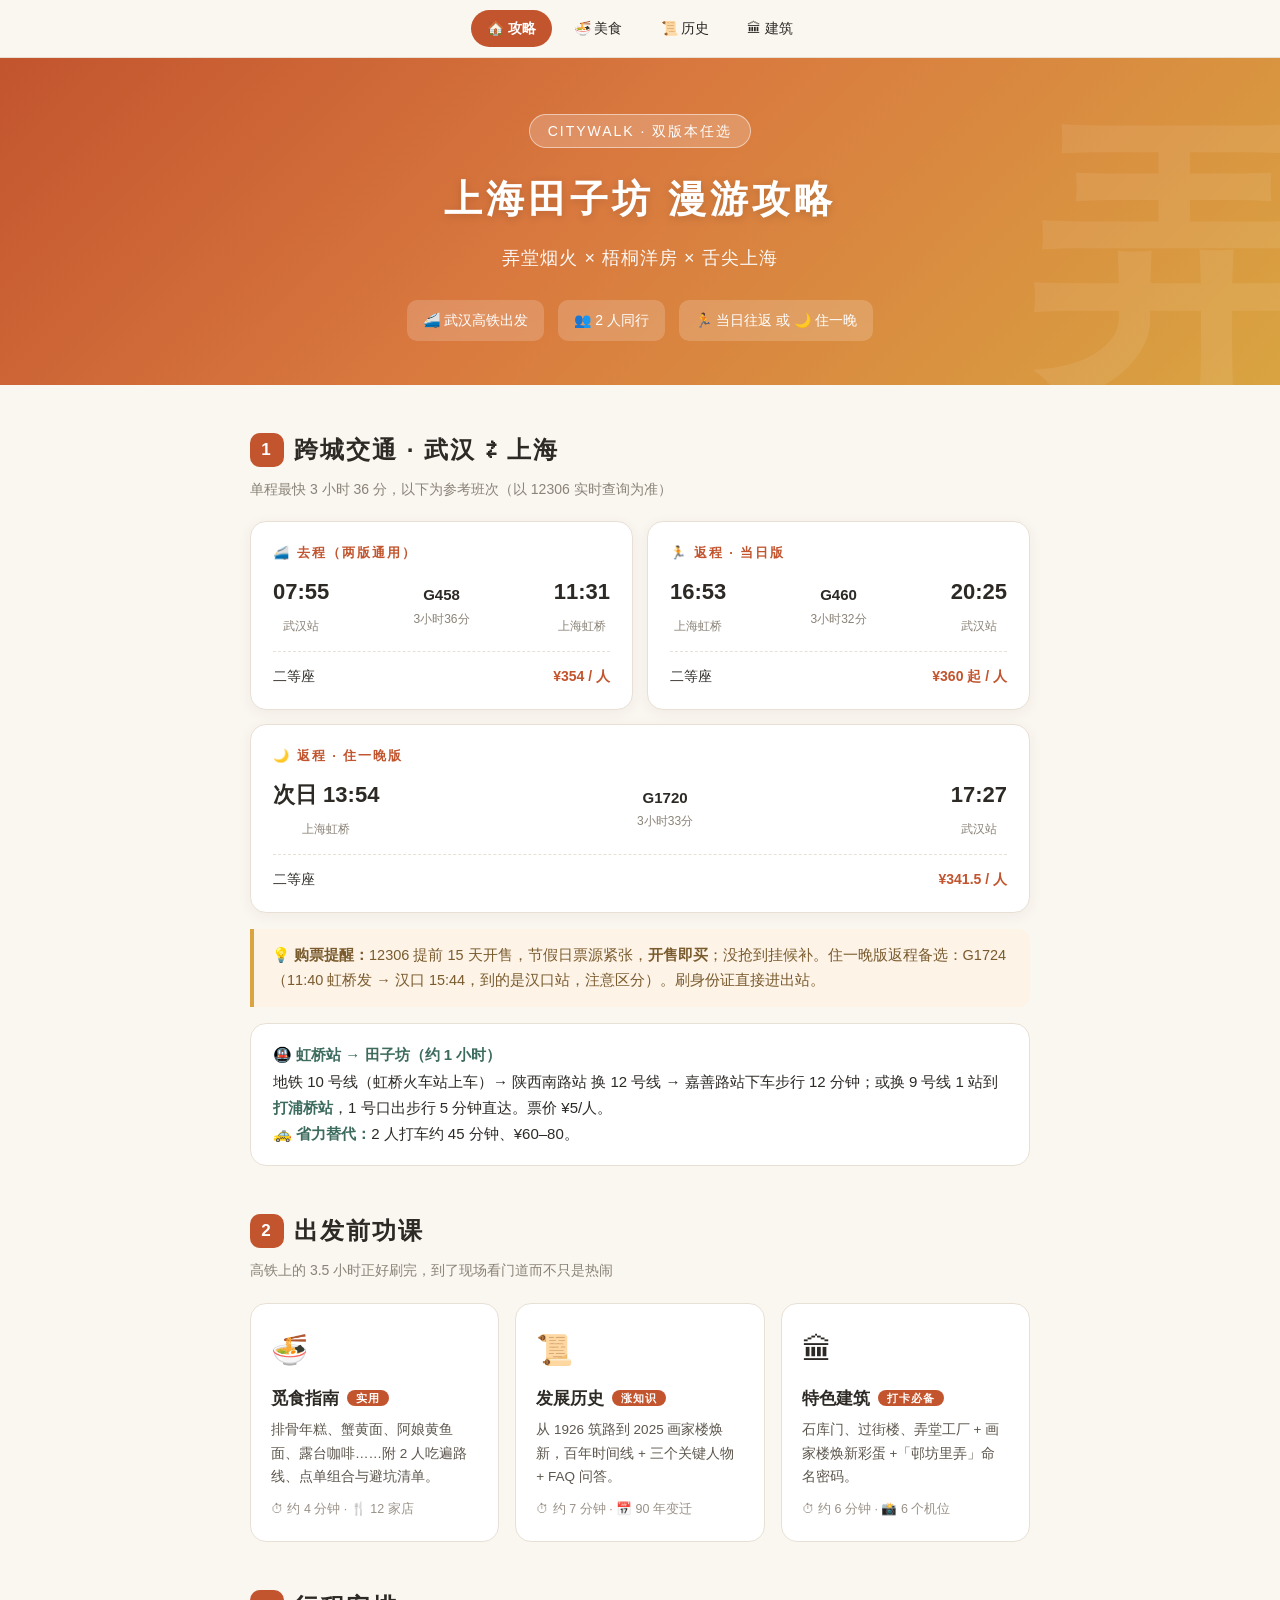
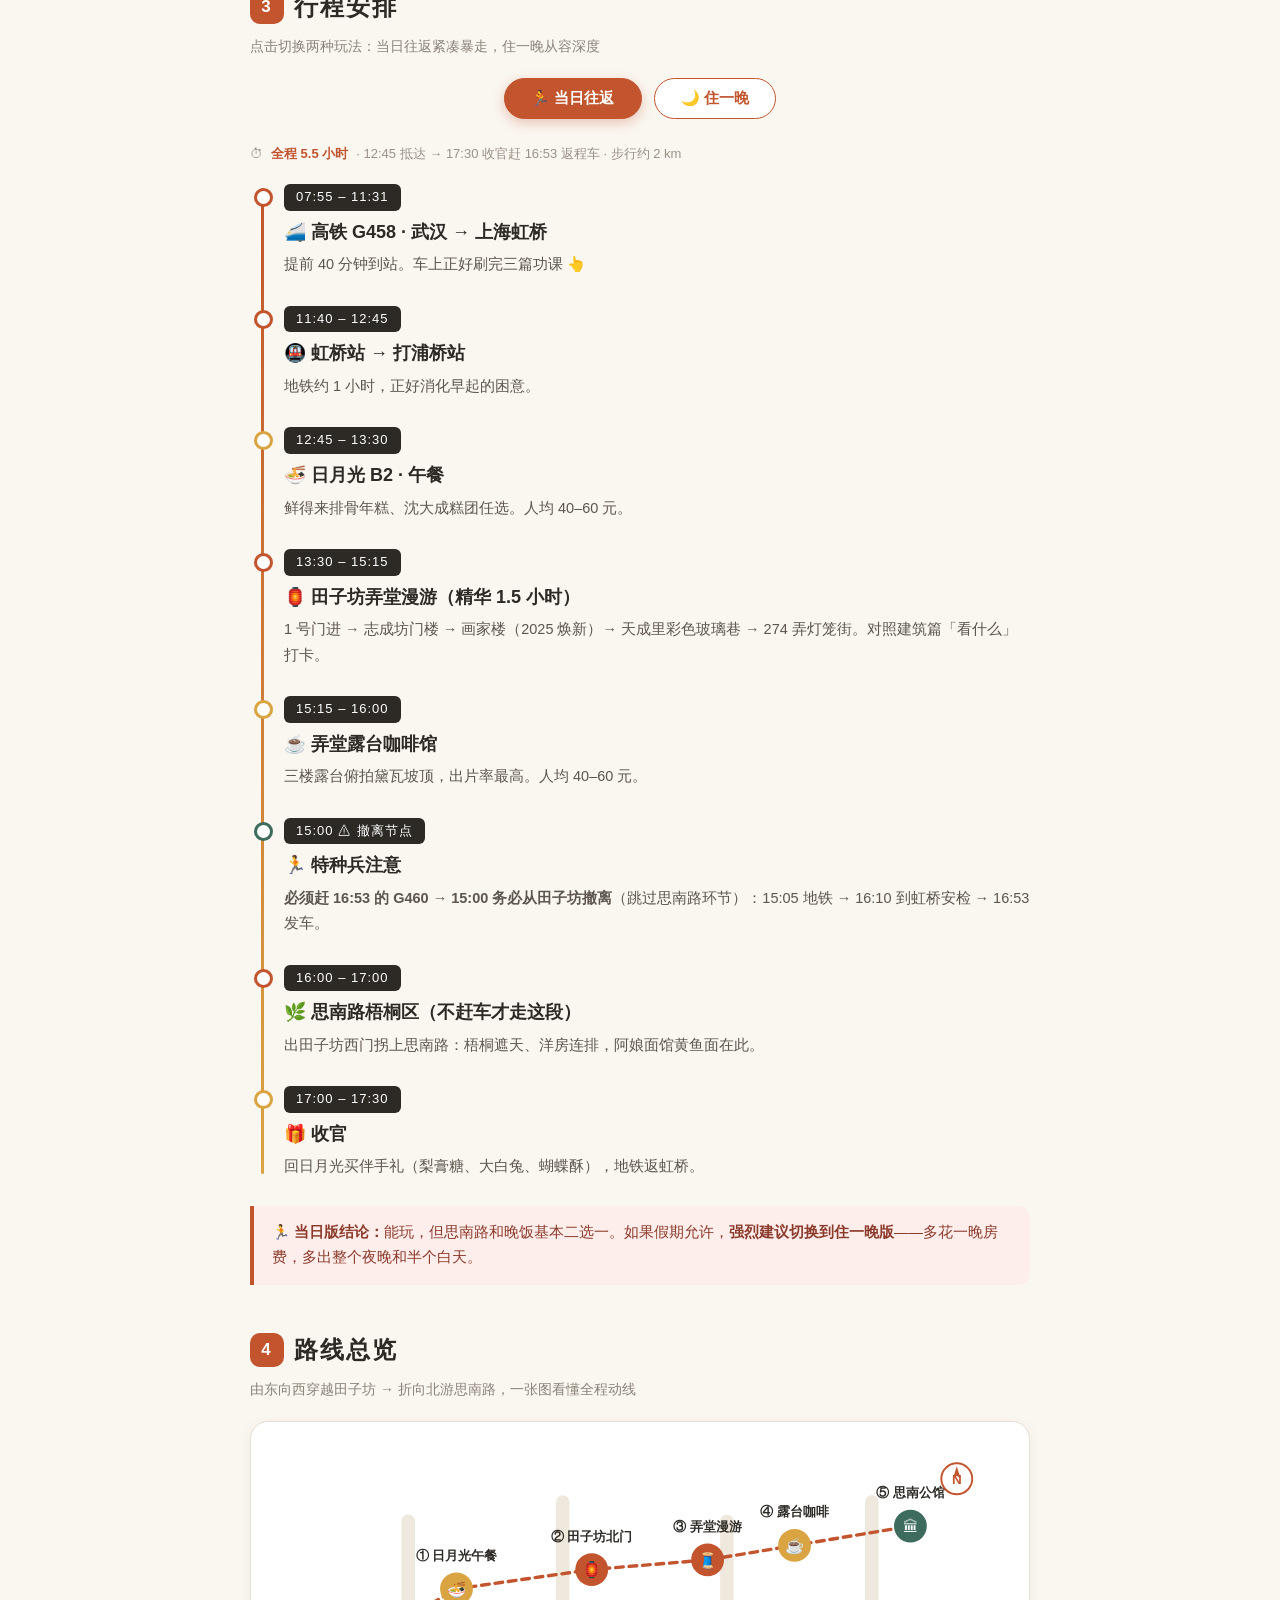
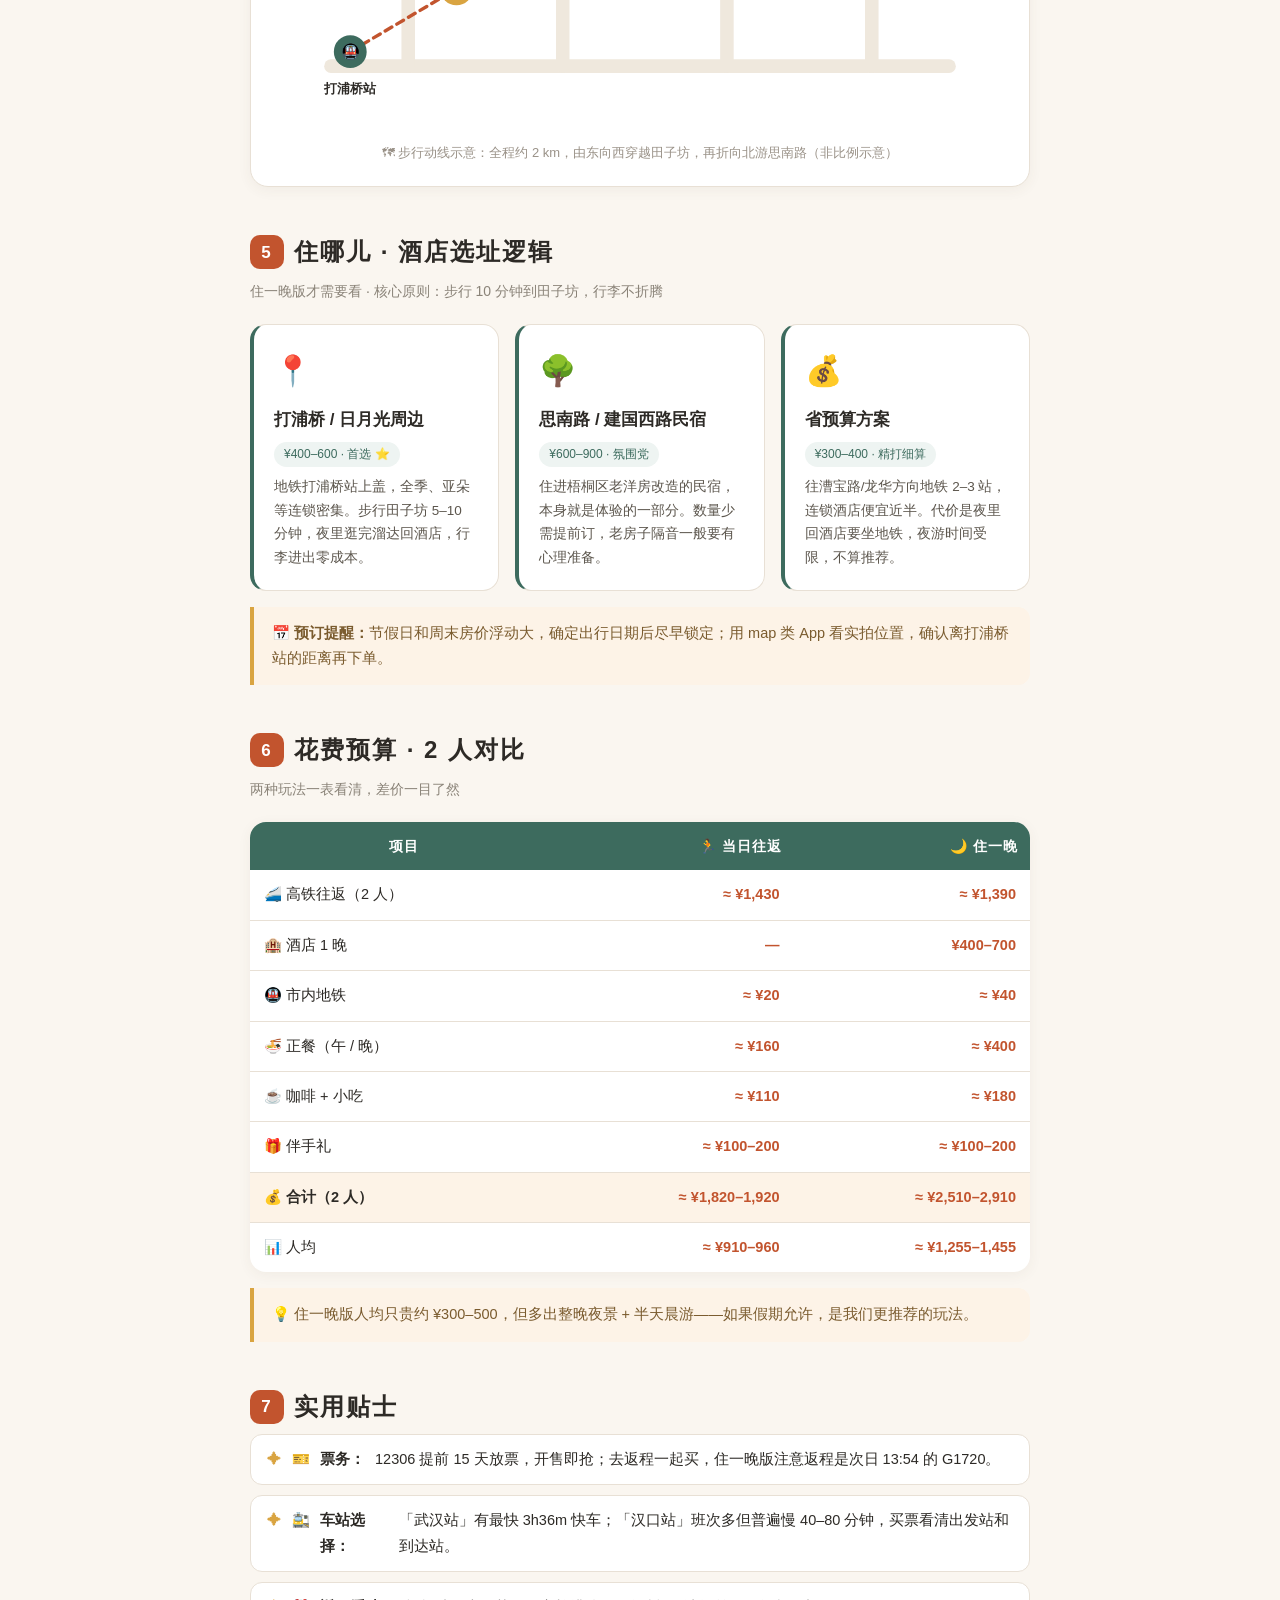
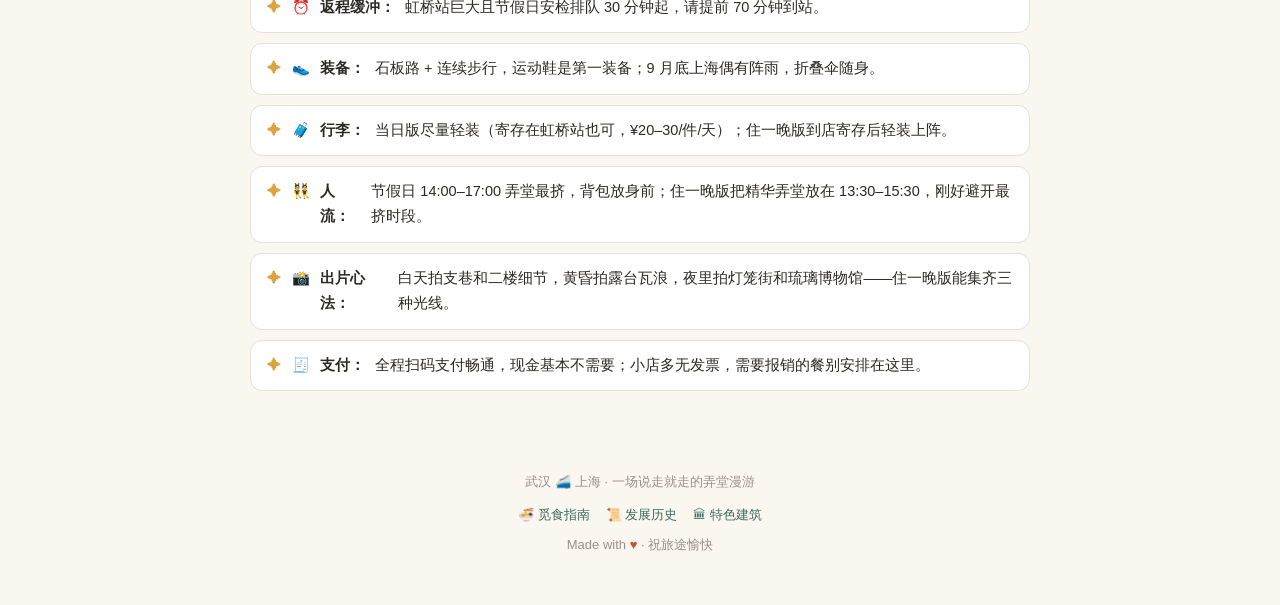
<file: shanghai/tianzifang/index.html>
<!DOCTYPE html>
<html lang="zh-CN">
<head>
<meta charset="UTF-8">
<meta name="viewport" content="width=device-width, initial-scale=1.0">
<title>上海田子坊 Citywalk 攻略 · 武汉出发 2人版</title>
<link rel="icon" href="data:image/svg+xml,<svg xmlns='http://www.w3.org/2000/svg' viewBox='0 0 100 100'><text y='.9em' font-size='90'>🏮</text></svg>">
<meta name="description" content="上海田子坊 Citywalk 半日攻略 · 武汉高铁出发 2 人版：双版本行程、觅食指南、历史建筑功课。">
<style>
  * { margin:0; padding:0; box-sizing:border-box; }
  :root{
    --cream:#faf6f0; --ink:#2d2a26; --terra:#c2542e; --terra-dark:#9c3f1f;
    --tea:#3d6b5e; --gold:#d9a441; --card:#ffffff; --line:#e8e0d5;
    --soft:#5c564d; --muted:#9a9288; --descr:#8a8378;
  }
  body{
    font-family:"PingFang SC","Hiragino Sans GB","Microsoft YaHei",sans-serif;
    background:var(--cream); color:var(--ink); line-height:1.75;
  }
  html{scroll-behavior:smooth}
  ::selection{background:#c2542e;color:#fff}
  .wrap{ max-width:820px; margin:0 auto; padding:0 20px; }

  /* 顶部导航 */
  .topnav{
    position:sticky;top:0;z-index:99;
    background:rgba(250,246,240,.92);
    backdrop-filter:blur(8px);
    border-bottom:1px solid var(--line);
    display:flex;justify-content:center;gap:6px;
    padding:10px 12px;flex-wrap:wrap;
  }
  .topnav a{
    text-decoration:none;color:var(--ink);
    font-size:14px;padding:6px 16px;border-radius:999px;
    transition:.2s;
  }
  .topnav a:hover{background:var(--terra);color:#fff}
  .topnav a.on{background:var(--terra);color:#fff;font-weight:700}

  /* 封面 */
  .hero{
    background:linear-gradient(135deg,#c2542e 0%,#d9793f 45%,#d9a441 100%);
    color:#fff; padding:56px 20px 44px; text-align:center;
    position:relative; overflow:hidden;
  }
  .hero::before{
    content:"弄"; position:absolute; font-size:280px; opacity:.08;
    top:-40px; right:-30px; font-family:serif; font-weight:bold;
  }
  .hero .tag{
    display:inline-block; background:rgba(255,255,255,.2);
    border:1px solid rgba(255,255,255,.5);
    padding:4px 18px; border-radius:999px;
    font-size:14px; letter-spacing:2px; margin-bottom:18px;
  }
  .hero h1{
    font-size:38px; letter-spacing:4px; font-weight:800;
    text-shadow:0 2px 8px rgba(0,0,0,.15);
  }
  .hero .sub{ font-size:18px; margin-top:10px; opacity:.95; letter-spacing:1px; }
  .hero .meta{
    display:flex; gap:14px; justify-content:center; flex-wrap:wrap; margin-top:26px;
  }
  .hero .meta span{
    background:rgba(255,255,255,.18); backdrop-filter:blur(4px);
    padding:8px 16px; border-radius:10px; font-size:14px;
  }

  /* 区块 */
  section{ margin:44px 0; }
  h2{
    font-size:24px; font-weight:800; letter-spacing:2px; margin-bottom:6px;
    display:flex; align-items:center; gap:10px;
  }
  h2 .num{
    background:var(--terra); color:#fff;
    width:34px; height:34px; border-radius:10px;
    display:inline-flex; align-items:center; justify-content:center;
    font-size:17px; flex-shrink:0;
  }
  .desc{ color:var(--descr); font-size:14px; margin-bottom:20px; }

  /* 交通卡 */
  .train-row{ display:flex; gap:14px; flex-wrap:wrap; }
  .train{
    flex:1; min-width:260px; background:var(--card);
    border:1px solid var(--line); border-radius:16px;
    padding:20px 22px; box-shadow:0 3px 14px rgba(90,70,50,.06);
  }
  .train .dir{
    font-size:13px; color:var(--terra); font-weight:700;
    letter-spacing:2px; margin-bottom:8px;
  }
  .train .route{
    display:flex; align-items:center; justify-content:space-between; gap:8px;
  }
  .train .stn{ text-align:center; }
  .train .stn b{ font-size:22px; display:block; }
  .train .stn small{ color:var(--descr); font-size:12px; }
  .train .arrow{ flex:1; text-align:center; color:var(--gold); }
  .train .arrow .no{ font-size:15px; font-weight:800; color:var(--ink); }
  .train .arrow .dur{ font-size:12px; color:var(--descr); }
  .train .info{
    margin-top:12px; padding-top:12px;
    border-top:1px dashed var(--line);
    display:flex; justify-content:space-between; font-size:14px;
  }
  .train .price{ color:var(--terra); font-weight:800; }

  /* 提示框 */
  .tipbox{
    background:#fdf3e7; border-left:4px solid var(--gold);
    border-radius:0 12px 12px 0;
    padding:14px 18px; font-size:14.5px;
    margin-top:16px; color:#7a5b2e;
  }
  .tipbox.red{background:#fdeeec;border-left-color:var(--terra);color:#8c3a2b}
  .metro{
    background:var(--card); border:1px solid var(--line);
    border-radius:16px; padding:18px 22px;
    margin-top:16px; font-size:15px;
  }
  .metro b{ color:var(--tea); }

  /* 行程切换开关 */
  .switch{
    display:flex; justify-content:center; gap:12px;
    margin-bottom:24px;
  }
  .switch button{
    font-family:inherit; font-size:15px; font-weight:700;
    cursor:pointer;
    padding:10px 26px; border-radius:999px;
    border:1.5px solid var(--terra);
    background:var(--card); color:var(--terra);
    transition:.2s;
  }
  .switch button:hover{background:rgba(194,84,46,.08)}
  .switch button.on{
    background:var(--terra); color:#fff;
    box-shadow:0 4px 12px rgba(194,84,46,.3);
  }
  .plan{display:none}
  .plan.show{display:block;animation:fadein .35s ease}
  @keyframes fadein{
    from{opacity:0;transform:translateY(8px)}
    to{opacity:1;transform:none}
  }
  .plan-label{
    font-size:13px; color:var(--muted);
    margin-bottom:16px; display:flex; align-items:center; gap:8px;
  }
  .plan-label b{ color:var(--terra); }

  /* 时间线 */
  .timeline{ position:relative; padding-left:34px; }
  .timeline::before{
    content:""; position:absolute; left:11px; top:6px; bottom:6px;
    width:3px; background:linear-gradient(var(--terra),var(--gold));
    border-radius:2px;
  }
  .t-item{ position:relative; margin-bottom:26px; }
  .t-item::before{
    content:""; position:absolute; left:-30px; top:6px;
    width:13px; height:13px; background:#fff;
    border:3.5px solid var(--terra); border-radius:50%;
  }
  .t-item.gold::before{ border-color:var(--gold); }
  .t-item.tea::before{ border-color:var(--tea); }
  .t-time{
    display:inline-block; background:var(--ink); color:#fff;
    font-size:13px; padding:2px 12px; border-radius:6px;
    letter-spacing:1px; margin-bottom:4px;
  }
  .t-item h3{ font-size:18px; margin:2px 0 4px; }
  .t-item p{ font-size:14.5px; color:var(--soft); }
  .t-item .sub{ font-size:13px; color:var(--muted); margin-top:2px; }

  /* 天数分隔符 */
  .day-divider{
    margin:30px 0 22px; text-align:center; position:relative;
  }
  .day-divider::before{
    content:""; position:absolute; left:0; right:0; top:50%;
    height:1px; background:var(--line);
  }
  .day-divider span{
    position:relative; background:var(--cream);
    padding:4px 18px;
    font-size:14px; font-weight:800; color:var(--tea);
    letter-spacing:2px;
  }

  /* 路线总览地图卡 */
  .map-card{
    background:var(--card); border:1px solid var(--line);
    border-radius:18px; padding:22px;
    box-shadow:0 3px 14px rgba(90,70,50,.06);
  }
  .map-card svg{ width:100%; height:auto; display:block; }
  .map-note{ text-align:center; font-size:13px; color:var(--muted); margin-top:8px; }

  /* 通用卡片 */
  .grid{
    display:grid; grid-template-columns:repeat(auto-fit,minmax(230px,1fr));
    gap:16px;
  }
  .card{
    background:var(--card); border:1px solid var(--line);
    border-radius:16px; padding:20px;
    transition:transform .2s;
  }
  .card:hover{ transform:translateY(-3px); }
  .card .icon{ font-size:30px; }
  .card h3{ font-size:17px; margin:8px 0 4px; }
  .card .tag{
    font-size:12px; color:var(--tea); background:#eef4f2;
    padding:2px 10px; border-radius:999px;
    display:inline-block; margin-bottom:8px;
  }
  .card p{ font-size:13.5px; color:var(--soft); }
  .card .price{ color:var(--terra); font-weight:700; font-size:14px; margin-top:8px; }

  /* 功课卡片 */
  .hw-card{
    display:block; text-decoration:none; color:inherit;
  }
  .hw-card .read{
    font-size:12.5px; color:var(--muted);
    margin-top:10px; display:flex; align-items:center; gap:6px;
  }
  .hw-card .badge{
    font-size:11px; background:var(--terra); color:#fff;
    padding:2px 9px; border-radius:999px;
    margin-left:8px; vertical-align:2px; letter-spacing:1px;
  }
  .hw-card:hover h3{ color:var(--terra); }

  /* 预算表 */
  .budget{
    width:100%; border-collapse:collapse;
    background:var(--card); border-radius:16px; overflow:hidden;
    box-shadow:0 3px 14px rgba(90,70,50,.06);
  }
  .budget th{
    background:var(--tea); color:#fff;
    padding:12px; font-size:14px; letter-spacing:1px;
  }
  .budget td{
    padding:12px 14px; border-bottom:1px solid var(--line);
    font-size:14.5px;
  }
  .budget tr:last-child td{ border-bottom:none; }
  .budget .r{
    text-align:right; color:var(--terra); font-weight:700; white-space:nowrap;
  }
  .budget .hl td{ background:#fdf3e7; font-weight:800; }

  /* 贴士列表 */
  .tips li{
    list-style:none; background:var(--card); border:1px solid var(--line);
    border-radius:12px; padding:12px 16px;
    margin-bottom:10px; font-size:14.5px;
    display:flex; gap:10px; align-items:flex-start;
  }
  .tips li::before{ content:"✦"; color:var(--gold); flex-shrink:0; }

  /* 酒店卡片 */
  .hotel{ border-left:4px solid var(--tea); }

  /* Footer */
  footer{
    text-align:center; padding:36px 20px 48px;
    color:var(--muted); font-size:13px;
  }
  footer .heart{ color:var(--terra); }
  .foot-links{
    display:flex; gap:16px; justify-content:center;
    flex-wrap:wrap; margin-top:10px;
  }
  .foot-links a{
    color:var(--tea); text-decoration:none; font-size:13px;
  }
  .foot-links a:hover{ text-decoration:underline; }

  /* 移动端 */
  @media (max-width:600px){
    .hero h1{ font-size:28px; }
    .hero .meta span{ font-size:13px; padding:6px 12px; }
    .train .stn b{ font-size:18px; }
    .train{ min-width:100%; }
    .grid{ grid-template-columns:1fr; }
    .topnav{ gap:2px; padding:8px 8px; }
    .topnav a{ padding:5px 12px; font-size:13px; }
    .budget{ display:block; overflow-x:auto; white-space:nowrap; }
  }

  /* 打印 */
  @media print{
    .topnav,.switch,.foot-links{ display:none!important; }
    body{ background:#fff; }
    .plan{ display:block!important; }
    .map-card,.card,.train{ box-shadow:none; border:1px solid #ddd; }
    a{ color:var(--ink); text-decoration:none; }
  }
</style>
</head>
<body>

<!-- 顶部导航 -->
<nav class="topnav">
  <a href="index.html" class="on">🏠 攻略</a>
  <a href="food.html">🍜 美食</a>
  <a href="history.html">📜 历史</a>
  <a href="architecture.html">🏛 建筑</a>
</nav>

<!-- 封面 -->
<div class="hero">
  <span class="tag">CITYWALK · 双版本任选</span>
  <h1>上海田子坊 漫游攻略</h1>
  <div class="sub">弄堂烟火 × 梧桐洋房 × 舌尖上海</div>
  <div class="meta">
    <span>🚄 武汉高铁出发</span>
    <span>👥 2 人同行</span>
    <span>🏃 当日往返 或 🌙 住一晚</span>
  </div>
</div>

<div class="wrap">

<!-- ═════ 1. 跨城交通 ═════ -->
<section>
  <h2><span class="num">1</span>跨城交通 · 武汉 ⇄ 上海</h2>
  <p class="desc">单程最快 3 小时 36 分，以下为参考班次（以 12306 实时查询为准）</p>
  <div class="train-row">
    <div class="train">
      <div class="dir">🚄 去程（两版通用）</div>
      <div class="route">
        <div class="stn"><b>07:55</b><small>武汉站</small></div>
        <div class="arrow"><div class="no">G458</div><div class="dur">3小时36分</div></div>
        <div class="stn"><b>11:31</b><small>上海虹桥</small></div>
      </div>
      <div class="info"><span>二等座</span><span class="price">¥354 / 人</span></div>
    </div>
    <div class="train">
      <div class="dir">🏃 返程 · 当日版</div>
      <div class="route">
        <div class="stn"><b>16:53</b><small>上海虹桥</small></div>
        <div class="arrow"><div class="no">G460</div><div class="dur">3小时32分</div></div>
        <div class="stn"><b>20:25</b><small>武汉站</small></div>
      </div>
      <div class="info"><span>二等座</span><span class="price">¥360 起 / 人</span></div>
    </div>
    <div class="train">
      <div class="dir">🌙 返程 · 住一晚版</div>
      <div class="route">
        <div class="stn"><b>次日 13:54</b><small>上海虹桥</small></div>
        <div class="arrow"><div class="no">G1720</div><div class="dur">3小时33分</div></div>
        <div class="stn"><b>17:27</b><small>武汉站</small></div>
      </div>
      <div class="info"><span>二等座</span><span class="price">¥341.5 / 人</span></div>
    </div>
  </div>
  <div class="tipbox">
    💡 <b>购票提醒：</b>12306 提前 15 天开售，节假日票源紧张，<b>开售即买</b>；没抢到挂候补。住一晚版返程备选：G1724（11:40 虹桥发 → 汉口 15:44，到的是汉口站，注意区分）。刷身份证直接进出站。
  </div>
  <div class="metro">
    <b>🚇 虹桥站 → 田子坊（约 1 小时）</b><br>
    地铁 10 号线（虹桥火车站上车）→ 陕西南路站 换 12 号线 → 嘉善路站下车步行 12 分钟；或换 9 号线 1 站到 <b>打浦桥站</b>，1 号口出步行 5 分钟直达。票价 ¥5/人。<br>
    <b>🚕 省力替代：</b>2 人打车约 45 分钟、¥60–80。
  </div>
</section>

<!-- ═════ 2. 出发前功课 ═════ -->
<section>
  <h2><span class="num">2</span>出发前功课</h2>
  <p class="desc">高铁上的 3.5 小时正好刷完，到了现场看门道而不只是热闹</p>
  <div class="grid">
    <a class="hw-card" href="food.html">
      <div class="card">
        <span class="icon">🍜</span>
        <h3>觅食指南<span class="badge">实用</span></h3>
        <p>排骨年糕、蟹黄面、阿娘黄鱼面、露台咖啡……附 2 人吃遍路线、点单组合与避坑清单。</p>
        <div class="read">⏱ 约 4 分钟 · 🍴 12 家店</div>
      </div>
    </a>
    <a class="hw-card" href="history.html">
      <div class="card">
        <span class="icon">📜</span>
        <h3>发展历史<span class="badge">涨知识</span></h3>
        <p>从 1926 筑路到 2025 画家楼焕新，百年时间线 + 三个关键人物 + FAQ 问答。</p>
        <div class="read">⏱ 约 7 分钟 · 📅 90 年变迁</div>
      </div>
    </a>
    <a class="hw-card" href="architecture.html">
      <div class="card">
        <span class="icon">🏛</span>
        <h3>特色建筑<span class="badge">打卡必备</span></h3>
        <p>石库门、过街楼、弄堂工厂 + 画家楼焕新彩蛋 +「邨坊里弄」命名密码。</p>
        <div class="read">⏱ 约 6 分钟 · 📸 6 个机位</div>
      </div>
    </a>
  </div>
</section>

<!-- ═════ 3. 行程安排（双版本切换） ═════ -->
<section>
  <h2><span class="num">3</span>行程安排</h2>
  <p class="desc">点击切换两种玩法：当日往返紧凑暴走，住一晚从容深度</p>
  <div class="switch">
    <button id="btn-day" class="on" onclick="switchPlan('day')">🏃 当日往返</button>
    <button id="btn-night" onclick="switchPlan('night')">🌙 住一晚</button>
  </div>

  <!-- 版本 A：当日往返 -->
  <div class="plan show" id="plan-day">
    <div class="plan-label">⏱ <b>全程 5.5 小时</b> · 12:45 抵达 → 17:30 收官赶 16:53 返程车 · 步行约 2 km</div>
    <div class="timeline">
      <div class="t-item">
        <span class="t-time">07:55 – 11:31</span>
        <h3>🚄 高铁 G458 · 武汉 → 上海虹桥</h3>
        <p>提前 40 分钟到站。车上正好刷完三篇功课 👆</p>
      </div>
      <div class="t-item">
        <span class="t-time">11:40 – 12:45</span>
        <h3>🚇 虹桥站 → 打浦桥站</h3>
        <p>地铁约 1 小时，正好消化早起的困意。</p>
      </div>
      <div class="t-item gold">
        <span class="t-time">12:45 – 13:30</span>
        <h3>🍜 日月光 B2 · 午餐</h3>
        <p>鲜得来排骨年糕、沈大成糕团任选。人均 40–60 元。</p>
      </div>
      <div class="t-item">
        <span class="t-time">13:30 – 15:15</span>
        <h3>🏮 田子坊弄堂漫游（精华 1.5 小时）</h3>
        <p>1 号门进 → 志成坊门楼 → 画家楼（2025 焕新）→ 天成里彩色玻璃巷 → 274 弄灯笼街。对照建筑篇「看什么」打卡。</p>
      </div>
      <div class="t-item gold">
        <span class="t-time">15:15 – 16:00</span>
        <h3>☕ 弄堂露台咖啡馆</h3>
        <p>三楼露台俯拍黛瓦坡顶，出片率最高。人均 40–60 元。</p>
      </div>
      <div class="t-item tea">
        <span class="t-time">15:00 ⚠ 撤离节点</span>
        <h3>🏃 特种兵注意</h3>
        <p><b>必须赶 16:53 的 G460 → 15:00 务必从田子坊撤离</b>（跳过思南路环节）：15:05 地铁 → 16:10 到虹桥安检 → 16:53 发车。</p>
      </div>
      <div class="t-item">
        <span class="t-time">16:00 – 17:00</span>
        <h3>🌿 思南路梧桐区（不赶车才走这段）</h3>
        <p>出田子坊西门拐上思南路：梧桐遮天、洋房连排，阿娘面馆黄鱼面在此。</p>
      </div>
      <div class="t-item gold">
        <span class="t-time">17:00 – 17:30</span>
        <h3>🎁 收官</h3>
        <p>回日月光买伴手礼（梨膏糖、大白兔、蝴蝶酥），地铁返虹桥。</p>
      </div>
    </div>
    <div class="tipbox red">
      🏃 <b>当日版结论：</b>能玩，但思南路和晚饭基本二选一。如果假期允许，<b>强烈建议切换到住一晚版</b>——多花一晚房费，多出整个夜晚和半个白天。
    </div>
  </div>

  <!-- 版本 B：住一晚 -->
  <div class="plan" id="plan-night">
    <div class="plan-label">⏱ <b>全程 1.5 天</b> · D1 午后到黄昏 + 夜弄堂 · D2 上午梧桐晨游 → 13:54 返程 · 步行约 4 km（分两天）</div>
    <div class="day-divider"><span>DAY 1 · 弄堂与夜色</span></div>
    <div class="timeline">
      <div class="t-item">
        <span class="t-time">07:55 – 11:31</span>
        <h3>🚄 高铁 G458 · 武汉 → 上海虹桥</h3>
        <p>提前 40 分钟到站。车上刷完三篇功课，列好点单清单。</p>
      </div>
      <div class="t-item">
        <span class="t-time">11:40 – 12:45</span>
        <h3>🚇 虹桥站 → 打浦桥站</h3>
        <p>地铁直达，出站先去酒店寄存行李（当天入住也行）。</p>
      </div>
      <div class="t-item gold">
        <span class="t-time">12:45 – 13:30</span>
        <h3>🍜 日月光 B2 · 午餐</h3>
        <p>排骨年糕 + 条头糕，第一顿先吃老字号打底。</p>
      </div>
      <div class="t-item">
        <span class="t-time">13:30 – 15:30</span>
        <h3>🏮 田子坊弄堂漫游（完整 2 小时版）</h3>
        <p>不赶时间的完整路线：1 号门志成坊 → 画家楼焕新展厅 → 210 弄工厂遗址 → 天成里彩色玻璃巷 → 过街楼 → 274 弄。迷路就迷路，支巷深处人最少。</p>
      </div>
      <div class="t-item gold">
        <span class="t-time">15:30 – 16:30</span>
        <h3>☕ 露台咖啡馆 · 慢下来</h3>
        <p>不用看表的一杯咖啡。黄昏前的斜光打在瓦浪上，是田子坊最好看的 40 分钟。</p>
      </div>
      <div class="t-item">
        <span class="t-time">16:30 – 17:30</span>
        <h3>🌿 思南路梧桐区 → 思南公馆</h3>
        <p>当日版没时间走的这段，现在从容补上。阿娘黄鱼面（思南路 36 号）正好当下午加餐。</p>
      </div>
      <div class="t-item tea">
        <span class="t-time">17:30 – 19:00</span>
        <h3>🍖 本帮菜晚餐</h3>
        <p>人和馆 / 妈妈家：红烧肉 + 腌笃鲜 + 草头圈子，2 人三菜一汤。人均 80–120 元。饭点等位 30 分钟起，可先取号再回弄堂逛。</p>
      </div>
      <div class="t-item tea">
        <span class="t-time">19:00 – 21:00</span>
        <h3>🏮 夜田子坊 · 白天看不到的样子</h3>
        <p>红灯笼全亮、游客散去大半——274 弄灯笼街和琉璃博物馆夜景（4800 片琉璃砖亮灯）是住一晚的最大理由。挑家弄堂酒吧或茶馆坐坐，弄堂夜话收官。</p>
      </div>
    </div>
    <div class="day-divider"><span>DAY 2 · 晨光与归途</span></div>
    <div class="timeline">
      <div class="t-item">
        <span class="t-time">08:30 – 09:30</span>
        <h3>🥞 梧桐区晨游 + 弄堂早餐</h3>
        <p>清晨的思南路没有游客，只有遛狗的爷叔和鸟叫。早餐：建国西路的菜场粢饭团，或补上昨天没排到的阿大葱油饼（开门就去基本免排队）。</p>
      </div>
      <div class="t-item">
        <span class="t-time">09:30 – 11:30</span>
        <h3>🏛 查漏补缺 · 自由漫步</h3>
        <p>昨天漏掉的机位补拍；或逛建国中路新式里弄带（对照建筑篇「邨坊里弄密码」）；或琉璃艺术博物馆入内参观。行李寄存在酒店前台。</p>
      </div>
      <div class="t-item">
        <span class="t-time">11:30 – 12:30</span>
        <h3>🧳 退房 → 午餐</h3>
        <p>日月光简餐或打包蝴蝶酥当车上零嘴。</p>
      </div>
      <div class="t-item gold">
        <span class="t-time">12:30 – 13:30</span>
        <h3>🚇 打浦桥 → 虹桥站</h3>
        <p>地铁 1 小时，13:30 前到站安检，时间从容。</p>
      </div>
      <div class="t-item">
        <span class="t-time">13:54 – 17:27</span>
        <h3>🚄 高铁 G1720 · 上海虹桥 → 武汉</h3>
        <p>下午车不赶早，回程 3.5 小时正好整理照片发朋友圈。备选：G1724（11:40 发，到汉口站）。</p>
      </div>
    </div>
    <div class="tipbox">
      🌙 <b>住一晚版结论：</b>同样两张高铁票，多花 ¥400–700 房费，换来夜灯笼、梧桐晨光、一顿从容的本帮菜——<b>人均多花约 ¥300，体验翻倍</b>，2 人出游性价比很高。
    </div>
  </div>
</section>

<!-- ═════ 4. 路线总览（动线图） ═════ -->
<section>
  <h2><span class="num">4</span>路线总览</h2>
  <p class="desc">由东向西穿越田子坊 → 折向北游思南路，一张图看懂全程动线</p>
  <div class="map-card">
    <svg viewBox="0 0 760 300" xmlns="http://www.w3.org/2000/svg" role="img" aria-label="田子坊半日路线总览动线">
      <!-- 街道底图 -->
      <g stroke="#efe8dd" stroke-width="14" stroke-linecap="round">
        <line x1="60" y1="230" x2="700" y2="230"/>
        <line x1="140" y1="80" x2="140" y2="230"/>
        <line x1="300" y1="60" x2="300" y2="230"/>
        <line x1="470" y1="80" x2="470" y2="230"/>
        <line x1="620" y1="60" x2="620" y2="230"/>
      </g>
      <!-- 主路线 -->
      <path d="M 80 215 L 190 150 L 330 130 L 450 120 L 540 105 L 660 85"
            fill="none" stroke="#c2542e" stroke-width="3.5"
            stroke-dasharray="8 6" stroke-linecap="round"/>
      <!-- 节点 -->
      <g font-family="PingFang SC,Microsoft YaHei,sans-serif">
        <circle cx="80" cy="215" r="17" fill="#3d6b5e"/>
        <text x="80" y="221" font-size="16" text-anchor="middle" fill="#fff">🚇</text>
        <text x="80" y="258" font-size="13" text-anchor="middle" fill="#2d2a26" font-weight="bold">打浦桥站</text>
        <circle cx="190" cy="150" r="17" fill="#d9a441"/>
        <text x="190" y="156" font-size="16" text-anchor="middle" fill="#fff">🍜</text>
        <text x="190" y="120" font-size="13" text-anchor="middle" fill="#2d2a26" font-weight="bold">① 日月光午餐</text>
        <circle cx="330" cy="130" r="17" fill="#c2542e"/>
        <text x="330" y="136" font-size="16" text-anchor="middle" fill="#fff">🏮</text>
        <text x="330" y="100" font-size="13" text-anchor="middle" fill="#2d2a26" font-weight="bold">② 田子坊北门</text>
        <circle cx="450" cy="120" r="17" fill="#c2542e"/>
        <text x="450" y="126" font-size="16" text-anchor="middle" fill="#fff">🧵</text>
        <text x="450" y="90" font-size="13" text-anchor="middle" fill="#2d2a26" font-weight="bold">③ 弄堂漫游</text>
        <circle cx="540" cy="105" r="17" fill="#d9a441"/>
        <text x="540" y="111" font-size="16" text-anchor="middle" fill="#fff">☕</text>
        <text x="540" y="75" font-size="13" text-anchor="middle" fill="#2d2a26" font-weight="bold">④ 露台咖啡</text>
        <circle cx="660" cy="85" r="17" fill="#3d6b5e"/>
        <text x="660" y="91" font-size="16" text-anchor="middle" fill="#fff">🏛</text>
        <text x="660" y="55" font-size="13" text-anchor="middle" fill="#2d2a26" font-weight="bold">⑤ 思南公馆</text>
      </g>
      <!-- 指北针 -->
      <g transform="translate(708,36)">
        <circle r="16" fill="#fff" stroke="#c2542e" stroke-width="2"/>
        <text y="5" font-size="14" text-anchor="middle" fill="#c2542e" font-weight="bold">N</text>
        <path d="M0,-13 L4,0 L0,-3 L-4,0 Z" fill="#c2542e"/>
      </g>
    </svg>
    <div class="map-note">🗺 步行动线示意：全程约 2 km，由东向西穿越田子坊，再折向北游思南路（非比例示意）</div>
  </div>
</section>

<!-- ═════ 5. 住哪儿 ═════ -->
<section>
  <h2><span class="num">5</span>住哪儿 · 酒店选址逻辑</h2>
  <p class="desc">住一晚版才需要看 · 核心原则：步行 10 分钟到田子坊，行李不折腾</p>
  <div class="grid">
    <div class="card hotel">
      <span class="icon">📍</span>
      <h3>打浦桥 / 日月光周边</h3>
      <span class="tag">¥400–600 · 首选 ⭐</span>
      <p>地铁打浦桥站上盖，全季、亚朵等连锁密集。步行田子坊 5–10 分钟，夜里逛完溜达回酒店，行李进出零成本。</p>
    </div>
    <div class="card hotel">
      <span class="icon">🌳</span>
      <h3>思南路 / 建国西路民宿</h3>
      <span class="tag">¥600–900 · 氛围党</span>
      <p>住进梧桐区老洋房改造的民宿，本身就是体验的一部分。数量少需提前订，老房子隔音一般要有心理准备。</p>
    </div>
    <div class="card hotel">
      <span class="icon">💰</span>
      <h3>省预算方案</h3>
      <span class="tag">¥300–400 · 精打细算</span>
      <p>往漕宝路/龙华方向地铁 2–3 站，连锁酒店便宜近半。代价是夜里回酒店要坐地铁，夜游时间受限，不算推荐。</p>
    </div>
  </div>
  <div class="tipbox">
    📅 <b>预订提醒：</b>节假日和周末房价浮动大，确定出行日期后尽早锁定；用 map 类 App 看实拍位置，确认离打浦桥站的距离再下单。
  </div>
</section>

<!-- ═════ 6. 花费预算 ═════ -->
<section>
  <h2><span class="num">6</span>花费预算 · 2 人对比</h2>
  <p class="desc">两种玩法一表看清，差价一目了然</p>
  <table class="budget">
    <tr><th>项目</th><th style="text-align:right">🏃 当日往返</th><th style="text-align:right">🌙 住一晚</th></tr>
    <tr><td>🚄 高铁往返（2 人）</td><td class="r">≈ ¥1,430</td><td class="r">≈ ¥1,390</td></tr>
    <tr><td>🏨 酒店 1 晚</td><td class="r">—</td><td class="r">¥400–700</td></tr>
    <tr><td>🚇 市内地铁</td><td class="r">≈ ¥20</td><td class="r">≈ ¥40</td></tr>
    <tr><td>🍜 正餐（午 / 晚）</td><td class="r">≈ ¥160</td><td class="r">≈ ¥400</td></tr>
    <tr><td>☕ 咖啡 + 小吃</td><td class="r">≈ ¥110</td><td class="r">≈ ¥180</td></tr>
    <tr><td>🎁 伴手礼</td><td class="r">≈ ¥100–200</td><td class="r">≈ ¥100–200</td></tr>
    <tr class="hl"><td>💰 合计（2 人）</td><td class="r">≈ ¥1,820–1,920</td><td class="r">≈ ¥2,510–2,910</td></tr>
    <tr><td>📊 人均</td><td class="r">≈ ¥910–960</td><td class="r">≈ ¥1,255–1,455</td></tr>
  </table>
  <div class="tipbox">💡 住一晚版人均只贵约 ¥300–500，但多出整晚夜景 + 半天晨游——如果假期允许，是我们更推荐的玩法。</div>
</section>

<!-- ═════ 7. 实用贴士 ═════ -->
<section>
  <h2><span class="num">7</span>实用贴士</h2>
  <ul class="tips">
    <li>🎫 <b>票务：</b>12306 提前 15 天放票，开售即抢；去返程一起买，住一晚版注意返程是次日 13:54 的 G1720。</li>
    <li>🚉 <b>车站选择：</b>「武汉站」有最快 3h36m 快车；「汉口站」班次多但普遍慢 40–80 分钟，买票看清出发站和到达站。</li>
    <li>⏰ <b>返程缓冲：</b>虹桥站巨大且节假日安检排队 30 分钟起，请提前 70 分钟到站。</li>
    <li>👟 <b>装备：</b>石板路 + 连续步行，运动鞋是第一装备；9 月底上海偶有阵雨，折叠伞随身。</li>
    <li>🧳 <b>行李：</b>当日版尽量轻装（寄存在虹桥站也可，¥20–30/件/天）；住一晚版到店寄存后轻装上阵。</li>
    <li>👯 <b>人流：</b>节假日 14:00–17:00 弄堂最挤，背包放身前；住一晚版把精华弄堂放在 13:30–15:30，刚好避开最挤时段。</li>
    <li>📸 <b>出片心法：</b>白天拍支巷和二楼细节，黄昏拍露台瓦浪，夜里拍灯笼街和琉璃博物馆——住一晚版能集齐三种光线。</li>
    <li>🧾 <b>支付：</b>全程扫码支付畅通，现金基本不需要；小店多无发票，需要报销的餐别安排在这里。</li>
  </ul>
</section>

</div>

<footer>
  <p>武汉 🚄 上海 · 一场说走就走的弄堂漫游</p>
  <div class="foot-links">
    <a href="food.html">🍜 觅食指南</a>
    <a href="history.html">📜 发展历史</a>
    <a href="architecture.html">🏛 特色建筑</a>
  </div>
  <p style="margin-top:8px">Made with <span class="heart">♥</span> · 祝旅途愉快</p>
</footer>

<script>
function switchPlan(v){
  document.getElementById('plan-day').classList.toggle('show', v==='day');
  document.getElementById('plan-night').classList.toggle('show', v==='night');
  document.getElementById('btn-day').classList.toggle('on', v==='day');
  document.getElementById('btn-night').classList.toggle('on', v==='night');
}
</script>
</body>
</html>
</file>
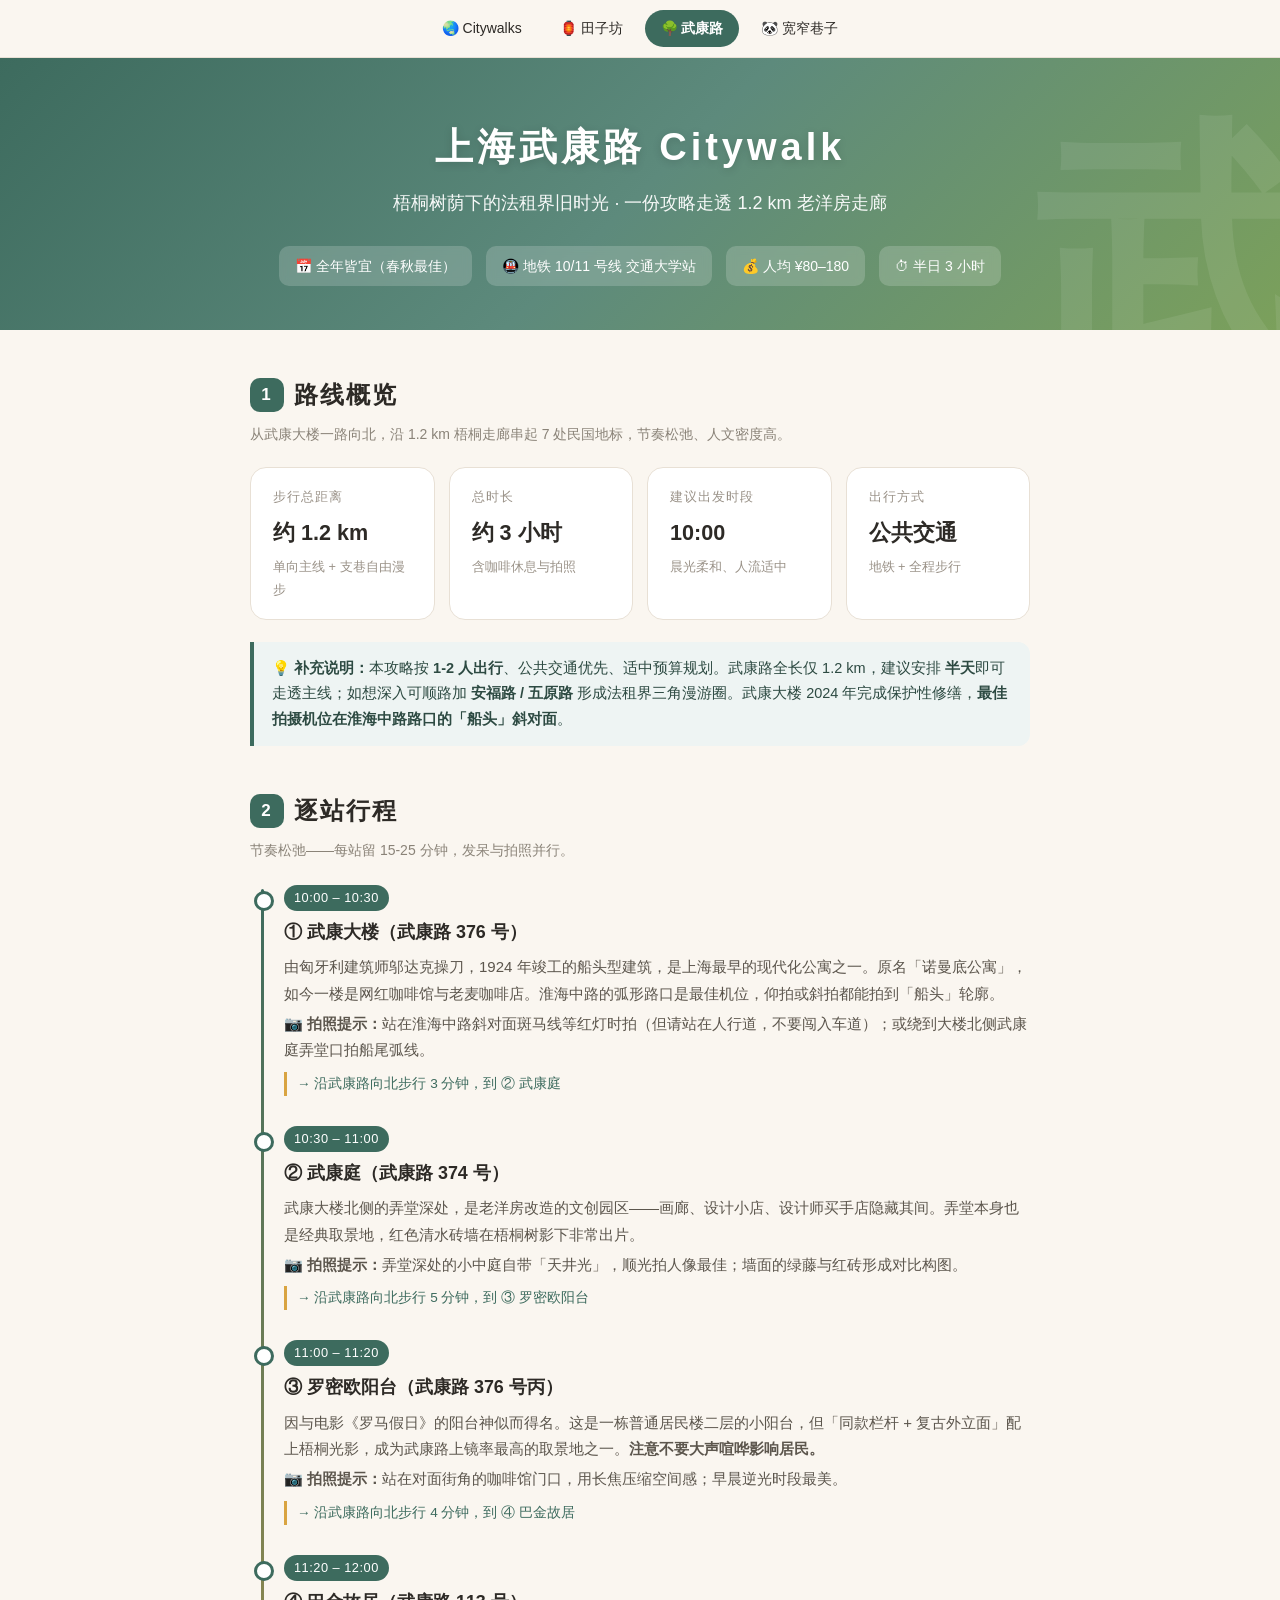
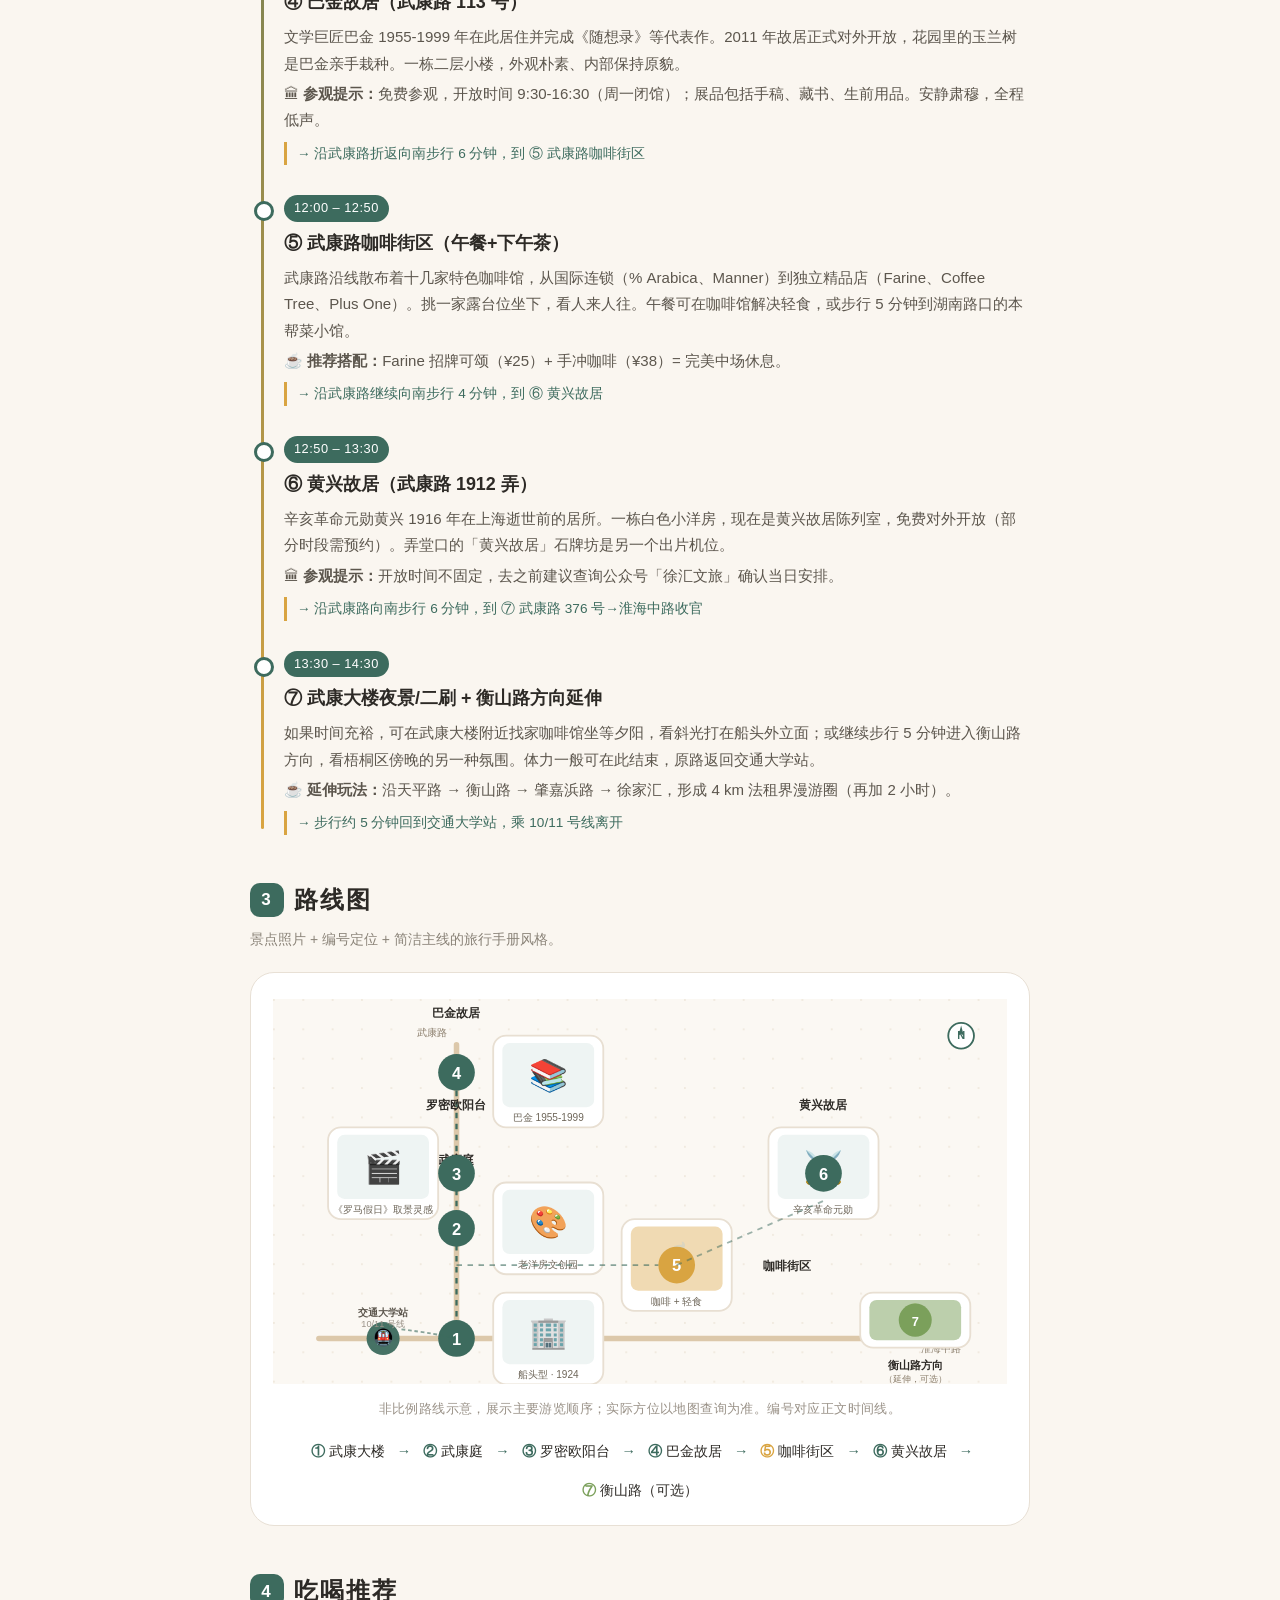
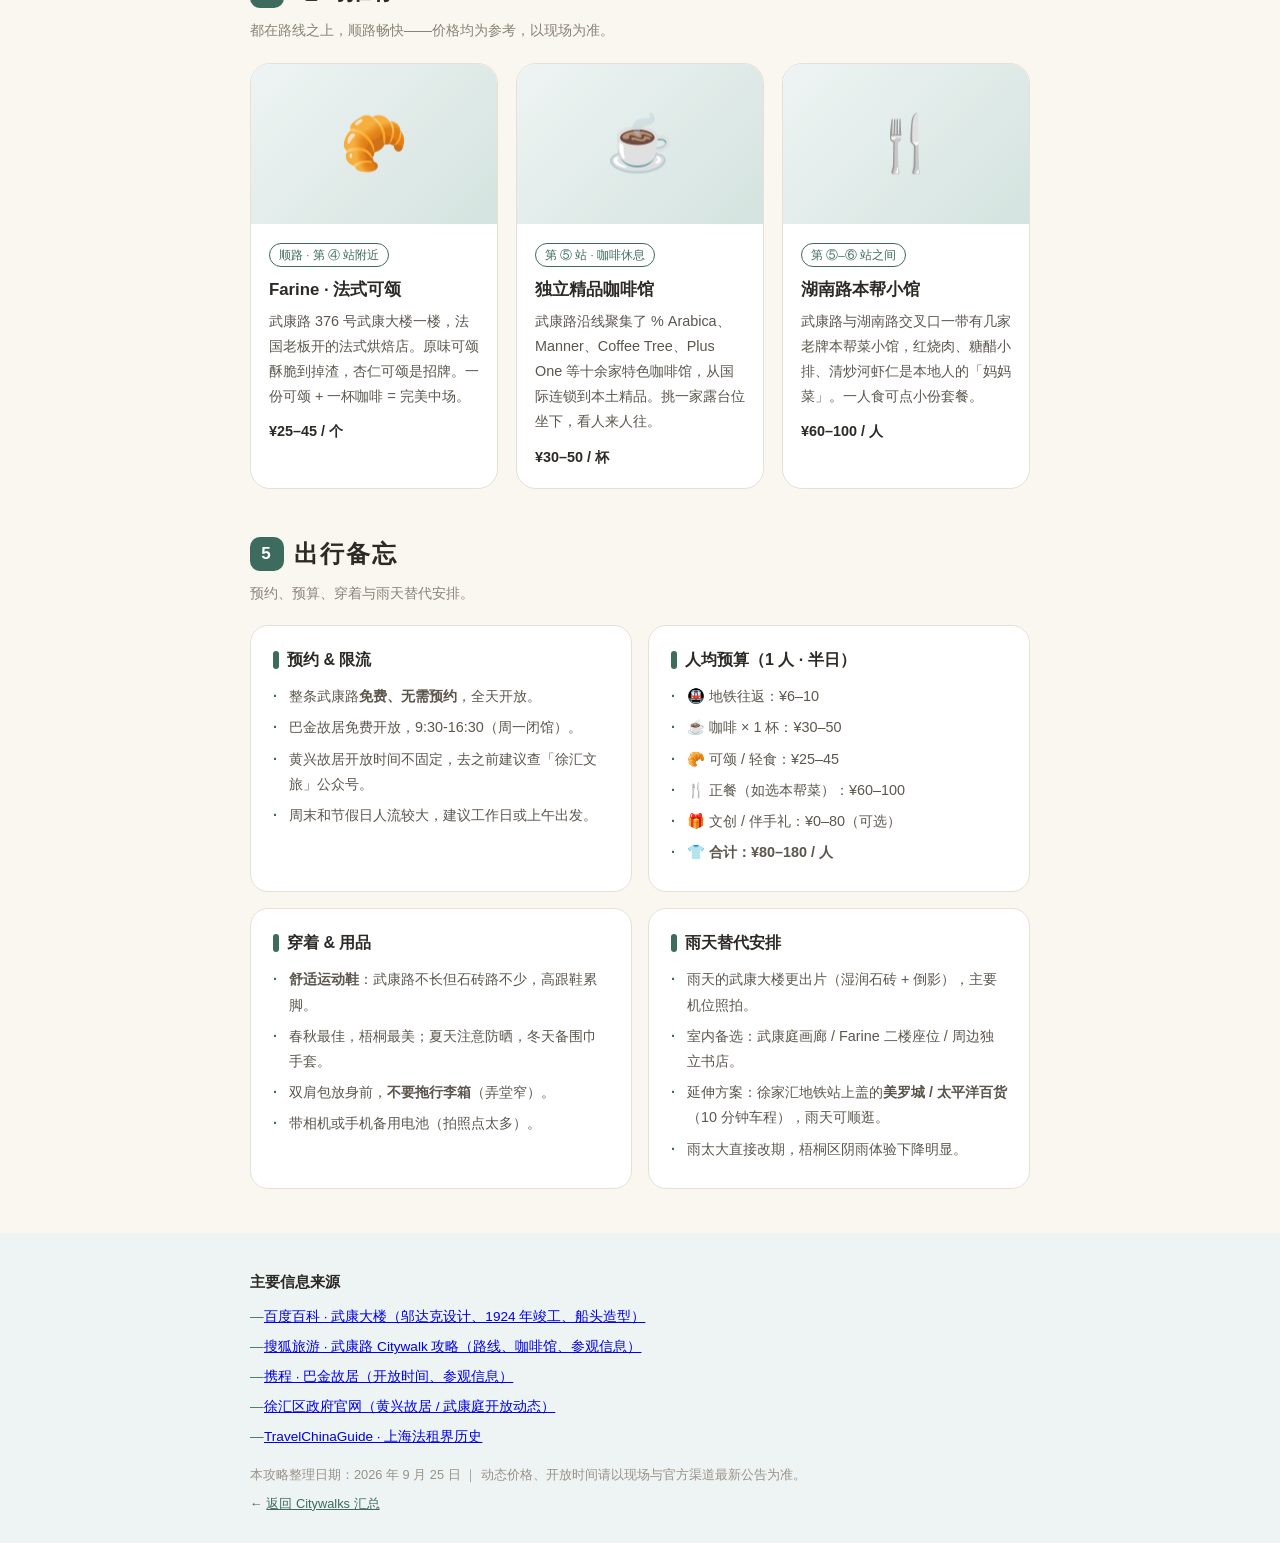
<file: shanghai/wukang/index.html>
<!DOCTYPE html>
<html lang="zh-CN">
<head>
<meta charset="UTF-8">
<meta name="viewport" content="width=device-width, initial-scale=1.0">
<title>上海武康路 Citywalk · 半日梧桐洋房漫游</title>
<link rel="icon" href="data:image/svg+xml,<svg xmlns='http://www.w3.org/2000/svg' viewBox='0 0 100 100'><text y='.9em' font-size='90'>🌳</text></svg>">
<meta name="description" content="上海武康路半日漫游攻略：梧桐树荫下的法租界旧时光，武康大楼、罗密欧阳台、巴金故居，一份攻略走透 1.2 km 老洋房走廊。">
<style>
  * { margin:0; padding:0; box-sizing:border-box; }
  :root{
    --cream:#faf6f0; --ink:#2d2a26; --terra:#c2542e; --terra-dark:#9c3f1f;
    --tea:#3d6b5e; --gold:#d9a441; --card:#ffffff; --line:#e8e0d5;
    --soft:#5c564d; --muted:#9a9288; --descr:#8a8378;
  }
  body{
    font-family:"PingFang SC","Hiragino Sans GB","Microsoft YaHei",sans-serif;
    background:var(--cream); color:var(--ink); line-height:1.75;
  }
  html{scroll-behavior:smooth}
  ::selection{background:#3d6b5e;color:#fff}  /* 武康路主题色用墨绿 */
  .wrap{ max-width:820px; margin:0 auto; padding:0 20px; }

  /* 顶部导航 */
  .topnav{
    position:sticky;top:0;z-index:99;
    background:rgba(250,246,240,.92);
    backdrop-filter:blur(8px);
    border-bottom:1px solid var(--line);
    display:flex;justify-content:center;gap:6px;
    padding:10px 12px;flex-wrap:wrap;
  }
  .topnav a{
    text-decoration:none;color:var(--ink);
    font-size:14px;padding:6px 16px;border-radius:999px;
    transition:.2s;
  }
  .topnav a:hover{background:var(--tea);color:#fff}
  .topnav a.on{background:var(--tea);color:#fff;font-weight:700}

  /* 封面 */
  .hero{
    background:linear-gradient(135deg,#3d6b5e 0%,#5d8a7c 50%,#7ba05b 100%);
    color:#fff; padding:56px 20px 44px; text-align:center;
    position:relative; overflow:hidden;
  }
  .hero::before{
    content:"武"; position:absolute; font-size:280px; opacity:.08;
    top:-40px; right:-30px; font-family:serif; font-weight:bold;
  }
  .hero .tag{
    display:inline-block; background:rgba(255,255,255,.2);
    border:1px solid rgba(255,255,255,.5);
    padding:4px 18px; border-radius:999px;
    font-size:14px; letter-spacing:2px; margin-bottom:18px;
  }
  .hero h1{
    font-size:38px; letter-spacing:4px; font-weight:800;
    text-shadow:0 2px 8px rgba(0,0,0,.15);
  }
  .hero .sub{ font-size:17px; margin-top:10px; opacity:.95; letter-spacing:1px; }
  .hero .meta{
    display:flex; gap:14px; justify-content:center; flex-wrap:wrap; margin-top:26px;
  }
  .hero .meta span{
    background:rgba(255,255,255,.18); backdrop-filter:blur(4px);
    padding:8px 16px; border-radius:10px; font-size:14px;
  }

  section{ margin:44px 0; }
  h2{
    font-size:24px; font-weight:800; letter-spacing:2px; margin-bottom:6px;
    display:flex; align-items:center; gap:10px;
  }
  h2 .num{
    background:var(--tea); color:#fff;
    width:34px; height:34px; border-radius:10px;
    display:inline-flex; align-items:center; justify-content:center;
    font-size:17px; flex-shrink:0;
  }
  .desc{ color:var(--descr); font-size:14px; margin-bottom:20px; }

  /* 概览数据卡 */
  .stats-grid{display:grid;grid-template-columns:repeat(auto-fit,minmax(170px,1fr));gap:14px;margin-bottom:22px}
  .stat{
    background:var(--card); border:1px solid var(--line);
    border-radius:16px; padding:18px 22px;
  }
  .stat .label{ font-size:.82rem; color:var(--ink-soft); letter-spacing:1px; margin-bottom:6px; color:var(--muted); }
  .stat .value{ font-size:1.35rem; font-weight:600; color:var(--ink); }
  .stat .note{ font-size:.8rem; color:var(--muted); margin-top:4px; }

  /* 提示框 */
  .tipbox{
    background:#eef4f3; border-left:4px solid var(--tea);
    border-radius:0 12px 12px 0;
    padding:14px 18px; font-size:14.5px; margin-top:16px; color:#2d4a42;
  }
  .tipbox.gold{
    background:#fdf3e7; border-left-color:var(--gold); color:#7a5b2e;
  }

  /* 时间线 */
  .timeline{ position:relative; padding-left:34px; }
  .timeline::before{
    content:""; position:absolute; left:11px; top:6px; bottom:6px;
    width:3px; background:linear-gradient(var(--tea),var(--gold));
    border-radius:2px;
  }
  .stop{ position:relative; margin-bottom:28px; }
  .stop::before{
    content:""; position:absolute; left:-30px; top:8px;
    width:14px; height:14px; border-radius:50%;
    background:var(--card); border:3px solid var(--tea);
  }
  .stop .time{
    display:inline-block; font-size:.8rem; color:#fff;
    background:var(--tea);
    padding:2px 10px; border-radius:999px; letter-spacing:.5px; margin-bottom:6px;
  }
  .stop h3{ font-size:1.12rem; font-weight:600; margin-bottom:6px; }
  .stop p{ color:var(--soft); font-size:.94rem; margin-bottom:4px; }
  .stop .next{
    margin-top:8px; font-size:.85rem; color:var(--tea);
    border-left:3px solid var(--gold); padding-left:10px;
  }

  /* SVG 地图 */
  .map-box{
    background:var(--card); border:1px solid var(--line); border-radius:24px;
    padding:26px 22px 18px; overflow:hidden;
  }
  .map-svg{ width:100%; height:auto; display:block; }
  .map-note{
    text-align:center; font-size:.82rem; color:var(--muted);
    margin-top:14px; letter-spacing:.4px;
  }

  /* 卡片网格 */
  .grid{display:grid;grid-template-columns:repeat(auto-fit,minmax(240px,1fr));gap:18px}
  .card{
    background:var(--card); border:1px solid var(--line); border-radius:20px;
    overflow:hidden; display:flex; flex-direction:column;
  }
  .card .ph-img{
    width:100%; height:160px; object-fit:cover; display:block;
    background:linear-gradient(135deg,#eef4f3,#d4e3df);
    display:flex; align-items:center; justify-content:center;
    font-size:3.4rem; color:var(--tea);
  }
  .card .fc-body{padding:16px 18px 18px;flex:1}
  .card h4{font-size:1.05rem;font-weight:600;margin-bottom:4px}
  .card .tag{
    display:inline-block; font-size:.72rem; color:var(--tea);
    border:1px solid var(--tea); border-radius:999px;
    padding:1px 9px; margin-bottom:8px;
  }
  .card p{font-size:.9rem;color:var(--soft)}
  .card .price{margin-top:10px;font-size:.9rem;color:var(--ink);font-weight:600}

  /* 备忘卡 */
  .memo-grid{display:grid;grid-template-columns:repeat(auto-fit,minmax(260px,1fr));gap:16px}
  .memo-card{
    background:var(--card); border:1px solid var(--line);
    border-radius:18px; padding:20px 22px;
  }
  .memo-card h4{
    font-size:1rem; font-weight:600; margin-bottom:10px;
    display:flex; align-items:center; gap:8px;
  }
  .memo-card h4::before{
    content:""; display:inline-block; width:6px; height:18px;
    background:var(--tea); border-radius:3px;
  }
  .memo-card ul{list-style:none}
  .memo-card li{
    font-size:.9rem; color:var(--soft);
    padding-left:16px; position:relative; margin-bottom:6px;
  }
  .memo-card li::before{
    content:"·"; position:absolute; left:0; color:var(--tea); font-weight:700;
  }

  /* Footer */
  footer{
    background:#eef4f3; padding:36px 0 28px; margin-top:30px;
    font-size:.85rem; color:var(--muted);
  }
  footer h5{ color:var(--ink); font-size:.95rem; margin-bottom:10px; font-weight:600; }
  footer ul{list-style:none}
  footer li{margin-bottom:6px;padding-left:14px;position:relative}
  footer li::before{content:"—";position:absolute;left:0;color:var(--tea)}
  footer .edit-date{margin-top:16px;font-size:.8rem;color:var(--muted)}

  @media (max-width:600px){
    .hero h1{ font-size:28px; }
    .stats-grid{ grid-template-columns:1fr 1fr; }
    .grid, .memo-grid{ grid-template-columns:1fr; }
    .topnav{ gap:2px; padding:8px 8px; }
    .topnav a{ padding:5px 12px; font-size:13px; }
  }

  @media print{
    .topnav{ display:none!important; }
    body{ background:#fff; }
    .card,.memo-card,.map-box{ box-shadow:none; border:1px solid #ddd; }
  }
</style>
</head>
<body>

<!-- 顶部导航 -->
<nav class="topnav">
  <a href="../../">🌏 Citywalks</a>
  <a href="../tianzifang/">🏮 田子坊</a>
  <a href="./" class="on">🌳 武康路</a>
  <a href="../../chengdu/kuanzhai/">🐼 宽窄巷子</a>
</nav>

<!-- ═════ 封面 ═════ -->
<header class="hero">
  <h1>上海武康路 Citywalk</h1>
  <div class="tagline" style="font-size:18px;margin-top:8px;opacity:.95">梧桐树荫下的法租界旧时光 · 一份攻略走透 1.2 km 老洋房走廊</div>
  <div class="meta">
    <span>📅 全年皆宜（春秋最佳）</span>
    <span>🚇 地铁 10/11 号线 交通大学站</span>
    <span>💰 人均 ¥80–180</span>
    <span>⏱ 半日 3 小时</span>
  </div>
</header>

<div class="wrap">

<!-- ═════ ① 路线概览 ═════ -->
<section id="overview">
  <h2><span class="num">1</span>路线概览</h2>
  <p class="desc">从武康大楼一路向北，沿 1.2 km 梧桐走廊串起 7 处民国地标，节奏松弛、人文密度高。</p>
  <div class="stats-grid">
    <div class="stat">
      <div class="label">步行总距离</div>
      <div class="value">约 1.2 km</div>
      <div class="note">单向主线 + 支巷自由漫步</div>
    </div>
    <div class="stat">
      <div class="label">总时长</div>
      <div class="value">约 3 小时</div>
      <div class="note">含咖啡休息与拍照</div>
    </div>
    <div class="stat">
      <div class="label">建议出发时段</div>
      <div class="value">10:00</div>
      <div class="note">晨光柔和、人流适中</div>
    </div>
    <div class="stat">
      <div class="label">出行方式</div>
      <div class="value">公共交通</div>
      <div class="note">地铁 + 全程步行</div>
    </div>
  </div>
  <div class="tipbox">
    💡 <b>补充说明：</b>本攻略按 <b>1-2 人出行</b>、公共交通优先、适中预算规划。武康路全长仅 1.2 km，建议安排 <b>半天</b>即可走透主线；如想深入可顺路加 <b>安福路 / 五原路</b> 形成法租界三角漫游圈。武康大楼 2024 年完成保护性修缮，<b>最佳拍摄机位在淮海中路路口的「船头」斜对面</b>。
  </div>
</section>

<!-- ═════ ② 逐站行程 ═════ -->
<section id="itinerary">
  <h2><span class="num">2</span>逐站行程</h2>
  <p class="desc">节奏松弛——每站留 15-25 分钟，发呆与拍照并行。</p>
  <div class="timeline">

    <div class="stop">
      <span class="time">10:00 – 10:30</span>
      <h3>① 武康大楼（武康路 376 号）</h3>
      <p>由匈牙利建筑师邬达克操刀，1924 年竣工的船头型建筑，是上海最早的现代化公寓之一。原名「诺曼底公寓」，如今一楼是网红咖啡馆与老麦咖啡店。淮海中路的弧形路口是最佳机位，仰拍或斜拍都能拍到「船头」轮廓。</p>
      <p>📷 <b>拍照提示：</b>站在淮海中路斜对面斑马线等红灯时拍（但请站在人行道，不要闯入车道）；或绕到大楼北侧武康庭弄堂口拍船尾弧线。</p>
      <div class="next">→ 沿武康路向北步行 3 分钟，到 ② 武康庭</div>
    </div>

    <div class="stop">
      <span class="time">10:30 – 11:00</span>
      <h3>② 武康庭（武康路 374 号）</h3>
      <p>武康大楼北侧的弄堂深处，是老洋房改造的文创园区——画廊、设计小店、设计师买手店隐藏其间。弄堂本身也是经典取景地，红色清水砖墙在梧桐树影下非常出片。</p>
      <p>📷 <b>拍照提示：</b>弄堂深处的小中庭自带「天井光」，顺光拍人像最佳；墙面的绿藤与红砖形成对比构图。</p>
      <div class="next">→ 沿武康路向北步行 5 分钟，到 ③ 罗密欧阳台</div>
    </div>

    <div class="stop">
      <span class="time">11:00 – 11:20</span>
      <h3>③ 罗密欧阳台（武康路 376 号丙）</h3>
      <p>因与电影《罗马假日》的阳台神似而得名。这是一栋普通居民楼二层的小阳台，但「同款栏杆 + 复古外立面」配上梧桐光影，成为武康路上镜率最高的取景地之一。<b>注意不要大声喧哗影响居民。</b></p>
      <p>📷 <b>拍照提示：</b>站在对面街角的咖啡馆门口，用长焦压缩空间感；早晨逆光时段最美。</p>
      <div class="next">→ 沿武康路向北步行 4 分钟，到 ④ 巴金故居</div>
    </div>

    <div class="stop">
      <span class="time">11:20 – 12:00</span>
      <h3>④ 巴金故居（武康路 113 号）</h3>
      <p>文学巨匠巴金 1955-1999 年在此居住并完成《随想录》等代表作。2011 年故居正式对外开放，花园里的玉兰树是巴金亲手栽种。一栋二层小楼，外观朴素、内部保持原貌。</p>
      <p>🏛 <b>参观提示：</b>免费参观，开放时间 9:30-16:30（周一闭馆）；展品包括手稿、藏书、生前用品。安静肃穆，全程低声。</p>
      <div class="next">→ 沿武康路折返向南步行 6 分钟，到 ⑤ 武康路咖啡街区</div>
    </div>

    <div class="stop">
      <span class="time">12:00 – 12:50</span>
      <h3>⑤ 武康路咖啡街区（午餐+下午茶）</h3>
      <p>武康路沿线散布着十几家特色咖啡馆，从国际连锁（% Arabica、Manner）到独立精品店（Farine、Coffee Tree、Plus One）。挑一家露台位坐下，看人来人往。午餐可在咖啡馆解决轻食，或步行 5 分钟到湖南路口的本帮菜小馆。</p>
      <p>☕ <b>推荐搭配：</b>Farine 招牌可颂（¥25）+ 手冲咖啡（¥38）= 完美中场休息。</p>
      <div class="next">→ 沿武康路继续向南步行 4 分钟，到 ⑥ 黄兴故居</div>
    </div>

    <div class="stop">
      <span class="time">12:50 – 13:30</span>
      <h3>⑥ 黄兴故居（武康路 1912 弄）</h3>
      <p>辛亥革命元勋黄兴 1916 年在上海逝世前的居所。一栋白色小洋房，现在是黄兴故居陈列室，免费对外开放（部分时段需预约）。弄堂口的「黄兴故居」石牌坊是另一个出片机位。</p>
      <p>🏛 <b>参观提示：</b>开放时间不固定，去之前建议查询公众号「徐汇文旅」确认当日安排。</p>
      <div class="next">→ 沿武康路向南步行 6 分钟，到 ⑦ 武康路 376 号→淮海中路收官</div>
    </div>

    <div class="stop">
      <span class="time">13:30 – 14:30</span>
      <h3>⑦ 武康大楼夜景/二刷 + 衡山路方向延伸</h3>
      <p>如果时间充裕，可在武康大楼附近找家咖啡馆坐等夕阳，看斜光打在船头外立面；或继续步行 5 分钟进入衡山路方向，看梧桐区傍晚的另一种氛围。体力一般可在此结束，原路返回交通大学站。</p>
      <p>☕ <b>延伸玩法：</b>沿天平路 → 衡山路 → 肇嘉浜路 → 徐家汇，形成 4 km 法租界漫游圈（再加 2 小时）。</p>
      <div class="next">→ 步行约 5 分钟回到交通大学站，乘 10/11 号线离开</div>
    </div>

  </div>
</section>

<!-- ═════ ③ 路线图 ═════ -->
<section id="map">
  <h2><span class="num">3</span>路线图</h2>
  <p class="desc">景点照片 + 编号定位 + 简洁主线的旅行手册风格。</p>
  <div class="map-box">
    <svg class="map-svg" viewBox="0 0 800 420" xmlns="http://www.w3.org/2000/svg"
         role="img" aria-label="武康路半日路线示意图">
      <defs>
        <pattern id="bgGrid" width="32" height="32" patternUnits="userSpaceOnUse">
          <rect width="32" height="32" fill="#FBF8F3"/>
          <circle cx="1" cy="1" r="1" fill="#EDE5D8"/>
        </pattern>
      </defs>
      <rect width="800" height="420" fill="url(#bgGrid)"/>

      <!-- 武康路主线（南北向） -->
      <line x1="200" y1="50" x2="200" y2="370" stroke="#c9a97a" stroke-width="6" stroke-linecap="round" opacity="0.6"/>
      <text x="190" y="40" font-size="11" text-anchor="end" fill="#8a7d6b" font-family="sans-serif">武康路</text>

      <!-- 淮海中路（东西向，主入口） -->
      <line x1="50" y1="370" x2="750" y2="370" stroke="#c9a97a" stroke-width="6" stroke-linecap="round" opacity="0.6"/>
      <text x="750" y="385" font-size="11" text-anchor="end" fill="#8a7d6b" font-family="sans-serif">淮海中路</text>

      <!-- 主路线：从武康大楼（最南）一路向北 -->
      <path d="M 200 370 L 200 320 L 200 250 L 200 190 L 200 130 L 200 80"
            fill="none" stroke="#3d6b5e" stroke-width="2.5"
            stroke-dasharray="6 6" marker-end="url(#arrow)"/>
      <marker id="arrow" viewBox="0 0 10 10" refX="8" refY="5"
              markerWidth="6" markerHeight="6" orient="auto">
        <path d="M 0 0 L 10 5 L 0 10 z" fill="#3d6b5e"/>
      </marker>

      <!-- ① 武康大楼（南端） -->
      <g>
        <rect x="240" y="320" width="120" height="100" rx="14" fill="#fff" stroke="#E8DFD2" stroke-width="2"/>
        <rect x="250" y="328" width="100" height="70" rx="8" fill="#eef4f3"/>
        <text x="300" y="375" font-size="34" text-anchor="middle">🏢</text>
        <text x="300" y="413" font-size="11" text-anchor="middle" fill="#6D6558">船头型 · 1924</text>
        <circle cx="200" cy="370" r="20" fill="#3d6b5e"/>
        <text x="200" y="377" text-anchor="middle" font-size="18" fill="#fff" font-weight="bold" font-family="sans-serif">1</text>
        <text x="200" y="445" text-anchor="middle" font-size="13" fill="#2d2a26" font-weight="bold" font-family="sans-serif">武康大楼</text>
      </g>

      <!-- ② 武康庭 -->
      <g>
        <rect x="240" y="200" width="120" height="100" rx="14" fill="#fff" stroke="#E8DFD2" stroke-width="2"/>
        <rect x="250" y="208" width="100" height="70" rx="8" fill="#eef4f3"/>
        <text x="300" y="255" font-size="34" text-anchor="middle">🎨</text>
        <text x="300" y="293" font-size="11" text-anchor="middle" fill="#6D6558">老洋房文创园</text>
        <circle cx="200" cy="250" r="20" fill="#3d6b5e"/>
        <text x="200" y="257" text-anchor="middle" font-size="18" fill="#fff" font-weight="bold" font-family="sans-serif">2</text>
        <text x="200" y="180" text-anchor="middle" font-size="13" fill="#2d2a26" font-weight="bold" font-family="sans-serif">武康庭</text>
      </g>

      <!-- ③ 罗密欧阳台 -->
      <g>
        <rect x="60" y="140" width="120" height="100" rx="14" fill="#fff" stroke="#E8DFD2" stroke-width="2"/>
        <rect x="70" y="148" width="100" height="70" rx="8" fill="#eef4f3"/>
        <text x="120" y="195" font-size="34" text-anchor="middle">🎬</text>
        <text x="120" y="233" font-size="11" text-anchor="middle" fill="#6D6558">《罗马假日》取景灵感</text>
        <circle cx="200" cy="190" r="20" fill="#3d6b5e"/>
        <text x="200" y="197" text-anchor="middle" font-size="18" fill="#fff" font-weight="bold" font-family="sans-serif">3</text>
        <text x="200" y="120" text-anchor="middle" font-size="13" fill="#2d2a26" font-weight="bold" font-family="sans-serif">罗密欧阳台</text>
      </g>

      <!-- ④ 巴金故居 -->
      <g>
        <rect x="240" y="40" width="120" height="100" rx="14" fill="#fff" stroke="#E8DFD2" stroke-width="2"/>
        <rect x="250" y="48" width="100" height="70" rx="8" fill="#eef4f3"/>
        <text x="300" y="95" font-size="34" text-anchor="middle">📚</text>
        <text x="300" y="133" font-size="11" text-anchor="middle" fill="#6D6558">巴金 1955-1999</text>
        <circle cx="200" cy="80" r="20" fill="#3d6b5e"/>
        <text x="200" y="87" text-anchor="middle" font-size="18" fill="#fff" font-weight="bold" font-family="sans-serif">4</text>
        <text x="200" y="20" text-anchor="middle" font-size="13" fill="#2d2a26" font-weight="bold" font-family="sans-serif">巴金故居</text>
      </g>

      <!-- ⑤ 咖啡街区（中场） -->
      <g>
        <rect x="380" y="240" width="120" height="100" rx="14" fill="#fff" stroke="#E8DFD2" stroke-width="2"/>
        <rect x="390" y="248" width="100" height="70" rx="8" fill="#d9a441" opacity="0.4"/>
        <text x="440" y="295" font-size="34" text-anchor="middle">☕</text>
        <text x="440" y="333" font-size="11" text-anchor="middle" fill="#6D6558">咖啡 + 轻食</text>
        <circle cx="440" cy="290" r="20" fill="#d9a441"/>
        <text x="440" y="297" text-anchor="middle" font-size="18" fill="#fff" font-weight="bold" font-family="sans-serif">5</text>
        <text x="560" y="295" text-anchor="middle" font-size="13" fill="#2d2a26" font-weight="bold" font-family="sans-serif">咖啡街区</text>
      </g>
      <path d="M 200 290 L 420 290" fill="none" stroke="#3d6b5e" stroke-width="2" stroke-dasharray="6 6" opacity="0.6"/>

      <!-- ⑥ 黄兴故居 -->
      <g>
        <rect x="540" y="140" width="120" height="100" rx="14" fill="#fff" stroke="#E8DFD2" stroke-width="2"/>
        <rect x="550" y="148" width="100" height="70" rx="8" fill="#eef4f3"/>
        <text x="600" y="195" font-size="34" text-anchor="middle">⚔️</text>
        <text x="600" y="233" font-size="11" text-anchor="middle" fill="#6D6558">辛亥革命元勋</text>
        <circle cx="600" cy="190" r="20" fill="#3d6b5e"/>
        <text x="600" y="197" text-anchor="middle" font-size="18" fill="#fff" font-weight="bold" font-family="sans-serif">6</text>
        <text x="600" y="120" text-anchor="middle" font-size="13" fill="#2d2a26" font-weight="bold" font-family="sans-serif">黄兴故居</text>
      </g>
      <path d="M 440 290 L 600 220" fill="none" stroke="#3d6b5e" stroke-width="2" stroke-dasharray="6 6" opacity="0.5"/>

      <!-- ⑦ 衡山路延伸 -->
      <g>
        <rect x="640" y="320" width="120" height="60" rx="14" fill="#fff" stroke="#E8DFD2" stroke-width="2"/>
        <rect x="650" y="328" width="100" height="44" rx="8" fill="#7ba05b" opacity="0.5"/>
        <text x="700" y="358" font-size="28" text-anchor="middle">🌳</text>
        <circle cx="700" cy="350" r="18" fill="#7ba05b"/>
        <text x="700" y="356" text-anchor="middle" font-size="14" fill="#fff" font-weight="bold" font-family="sans-serif">7</text>
        <text x="700" y="403" text-anchor="middle" font-size="12" fill="#2d2a26" font-weight="bold" font-family="sans-serif">衡山路方向</text>
        <text x="700" y="418" font-size="10" text-anchor="middle" fill="#8a7d6b" font-family="sans-serif">（延伸，可选）</text>
      </g>

      <!-- 交通标注：地铁 -->
      <g transform="translate(120,370)">
        <circle r="18" fill="#3d6b5e" opacity="0.95"/>
        <text y="5" font-size="18" text-anchor="middle" fill="#fff">🚇</text>
        <text x="0" y="-25" font-size="11" text-anchor="middle" fill="#5c564d" font-weight="bold">交通大学站</text>
        <text x="0" y="-12" font-size="10" text-anchor="middle" fill="#9a9288">10/11 号线</text>
      </g>
      <path d="M 140 360 Q 180 365 200 370" fill="none" stroke="#3d6b5e"
            stroke-width="2" stroke-dasharray="4 3" opacity="0.6"/>

      <!-- 指北针 -->
      <g transform="translate(750,40)">
        <circle r="14" fill="#fff" stroke="#3d6b5e" stroke-width="2"/>
        <text y="4" font-size="12" text-anchor="middle" fill="#3d6b5e" font-weight="bold">N</text>
        <path d="M0,-11 L3,0 L0,-2 L-3,0 Z" fill="#3d6b5e"/>
      </g>
    </svg>
    <p class="map-note">非比例路线示意，展示主要游览顺序；实际方位以地图查询为准。编号对应正文时间线。</p>
    <div class="order-list" style="margin-top:14px;display:flex;flex-wrap:wrap;justify-content:center;gap:6px 0;font-size:.9rem">
      <span style="padding:4px 8px"><b style="color:#3d6b5e">①</b> 武康大楼</span><span style="padding:4px 4px;color:#3d6b5e">→</span>
      <span style="padding:4px 8px"><b style="color:#3d6b5e">②</b> 武康庭</span><span style="padding:4px 4px;color:#3d6b5e">→</span>
      <span style="padding:4px 8px"><b style="color:#3d6b5e">③</b> 罗密欧阳台</span><span style="padding:4px 4px;color:#3d6b5e">→</span>
      <span style="padding:4px 8px"><b style="color:#3d6b5e">④</b> 巴金故居</span><span style="padding:4px 4px;color:#3d6b5e">→</span>
      <span style="padding:4px 8px"><b style="color:#d9a441">⑤</b> 咖啡街区</span><span style="padding:4px 4px;color:#3d6b5e">→</span>
      <span style="padding:4px 8px"><b style="color:#3d6b5e">⑥</b> 黄兴故居</span><span style="padding:4px 4px;color:#3d6b5e">→</span>
      <span style="padding:4px 8px"><b style="color:#7ba05b">⑦</b> 衡山路（可选）</span>
    </div>
  </div>
</section>

<!-- ═════ ④ 吃喝推荐 ═════ -->
<section id="food">
  <h2><span class="num">4</span>吃喝推荐</h2>
  <p class="desc">都在路线之上，顺路畅快——价格均为参考，以现场为准。</p>
  <div class="grid">
    <div class="card">
      <div class="ph-img">🥐</div>
      <div class="fc-body">
        <span class="tag">顺路 · 第 ④ 站附近</span>
        <h4>Farine · 法式可颂</h4>
        <p>武康路 376 号武康大楼一楼，法国老板开的法式烘焙店。原味可颂酥脆到掉渣，杏仁可颂是招牌。一份可颂 + 一杯咖啡 = 完美中场。</p>
        <div class="price">¥25–45 / 个</div>
      </div>
    </div>
    <div class="card">
      <div class="ph-img">☕</div>
      <div class="fc-body">
        <span class="tag">第 ⑤ 站 · 咖啡休息</span>
        <h4>独立精品咖啡馆</h4>
        <p>武康路沿线聚集了 % Arabica、Manner、Coffee Tree、Plus One 等十余家特色咖啡馆，从国际连锁到本土精品。挑一家露台位坐下，看人来人往。</p>
        <div class="price">¥30–50 / 杯</div>
      </div>
    </div>
    <div class="card">
      <div class="ph-img">🍴</div>
      <div class="fc-body">
        <span class="tag">第 ⑤–⑥ 站之间</span>
        <h4>湖南路本帮小馆</h4>
        <p>武康路与湖南路交叉口一带有几家老牌本帮菜小馆，红烧肉、糖醋小排、清炒河虾仁是本地人的「妈妈菜」。一人食可点小份套餐。</p>
        <div class="price">¥60–100 / 人</div>
      </div>
    </div>
  </div>
</section>

<!-- ═════ ⑤ 出行备忘 ═════ -->
<section id="memo">
  <h2><span class="num">5</span>出行备忘</h2>
  <p class="desc">预约、预算、穿着与雨天替代安排。</p>
  <div class="memo-grid">

    <div class="memo-card">
      <h4>预约 & 限流</h4>
      <ul>
        <li>整条武康路<b>免费、无需预约</b>，全天开放。</li>
        <li>巴金故居免费开放，9:30-16:30（周一闭馆）。</li>
        <li>黄兴故居开放时间不固定，去之前建议查「徐汇文旅」公众号。</li>
        <li>周末和节假日人流较大，建议工作日或上午出发。</li>
      </ul>
    </div>

    <div class="memo-card">
      <h4>人均预算（1 人 · 半日）</h4>
      <ul>
        <li>🚇 地铁往返：¥6–10</li>
        <li>☕ 咖啡 × 1 杯：¥30–50</li>
        <li>🥐 可颂 / 轻食：¥25–45</li>
        <li>🍴 正餐（如选本帮菜）：¥60–100</li>
        <li>🎁 文创 / 伴手礼：¥0–80（可选）</li>
        <li>👕 <b>合计：¥80–180 / 人</b></li>
      </ul>
    </div>

    <div class="memo-card">
      <h4>穿着 & 用品</h4>
      <ul>
        <li><b>舒适运动鞋</b>：武康路不长但石砖路不少，高跟鞋累脚。</li>
        <li>春秋最佳，梧桐最美；夏天注意防晒，冬天备围巾手套。</li>
        <li>双肩包放身前，<b>不要拖行李箱</b>（弄堂窄）。</li>
        <li>带相机或手机备用电池（拍照点太多）。</li>
      </ul>
    </div>

    <div class="memo-card">
      <h4>雨天替代安排</h4>
      <ul>
        <li>雨天的武康大楼更出片（湿润石砖 + 倒影），主要机位照拍。</li>
        <li>室内备选：武康庭画廊 / Farine 二楼座位 / 周边独立书店。</li>
        <li>延伸方案：徐家汇地铁站上盖的<b>美罗城 / 太平洋百货</b>（10 分钟车程），雨天可顺逛。</li>
        <li>雨太大直接改期，梧桐区阴雨体验下降明显。</li>
      </ul>
    </div>

  </div>
</section>

</div>

<footer id="sources">
  <div class="wrap">
    <h5>主要信息来源</h5>
    <ul>
      <li><a href="https://baike.baidu.com/item/%E6%AD%A6%E5%BA%B7%E5%A4%A7%E6%A5%BC" target="_blank" rel="noopener">百度百科 · 武康大楼（邬达克设计、1924 年竣工、船头造型）</a></li>
      <li><a href="https://www.sohu.com/a/657572xxx" target="_blank" rel="noopener">搜狐旅游 · 武康路 Citywalk 攻略（路线、咖啡馆、参观信息）</a></li>
      <li><a href="https://you.ctrip.com/sight/shanghai2/140xxx.html" target="_blank" rel="noopener">携程 · 巴金故居（开放时间、参观信息）</a></li>
      <li><a href="https://www.xuhui.gov.cn/" target="_blank" rel="noopener">徐汇区政府官网（黄兴故居 / 武康庭开放动态）</a></li>
      <li><a href="https://www.travelchinaguide.com/attraction/shanghai/" target="_blank" rel="noopener">TravelChinaGuide · 上海法租界历史</a></li>
    </ul>
    <p class="edit-date">本攻略整理日期：2026 年 9 月 25 日 ｜ 动态价格、开放时间请以现场与官方渠道最新公告为准。</p>
    <p class="edit-date" style="margin-top:6px;color:var(--tea)">← <a href="../../" style="color:var(--tea)">返回 Citywalks 汇总</a></p>
  </div>
</footer>

</body>
</html>
</file>
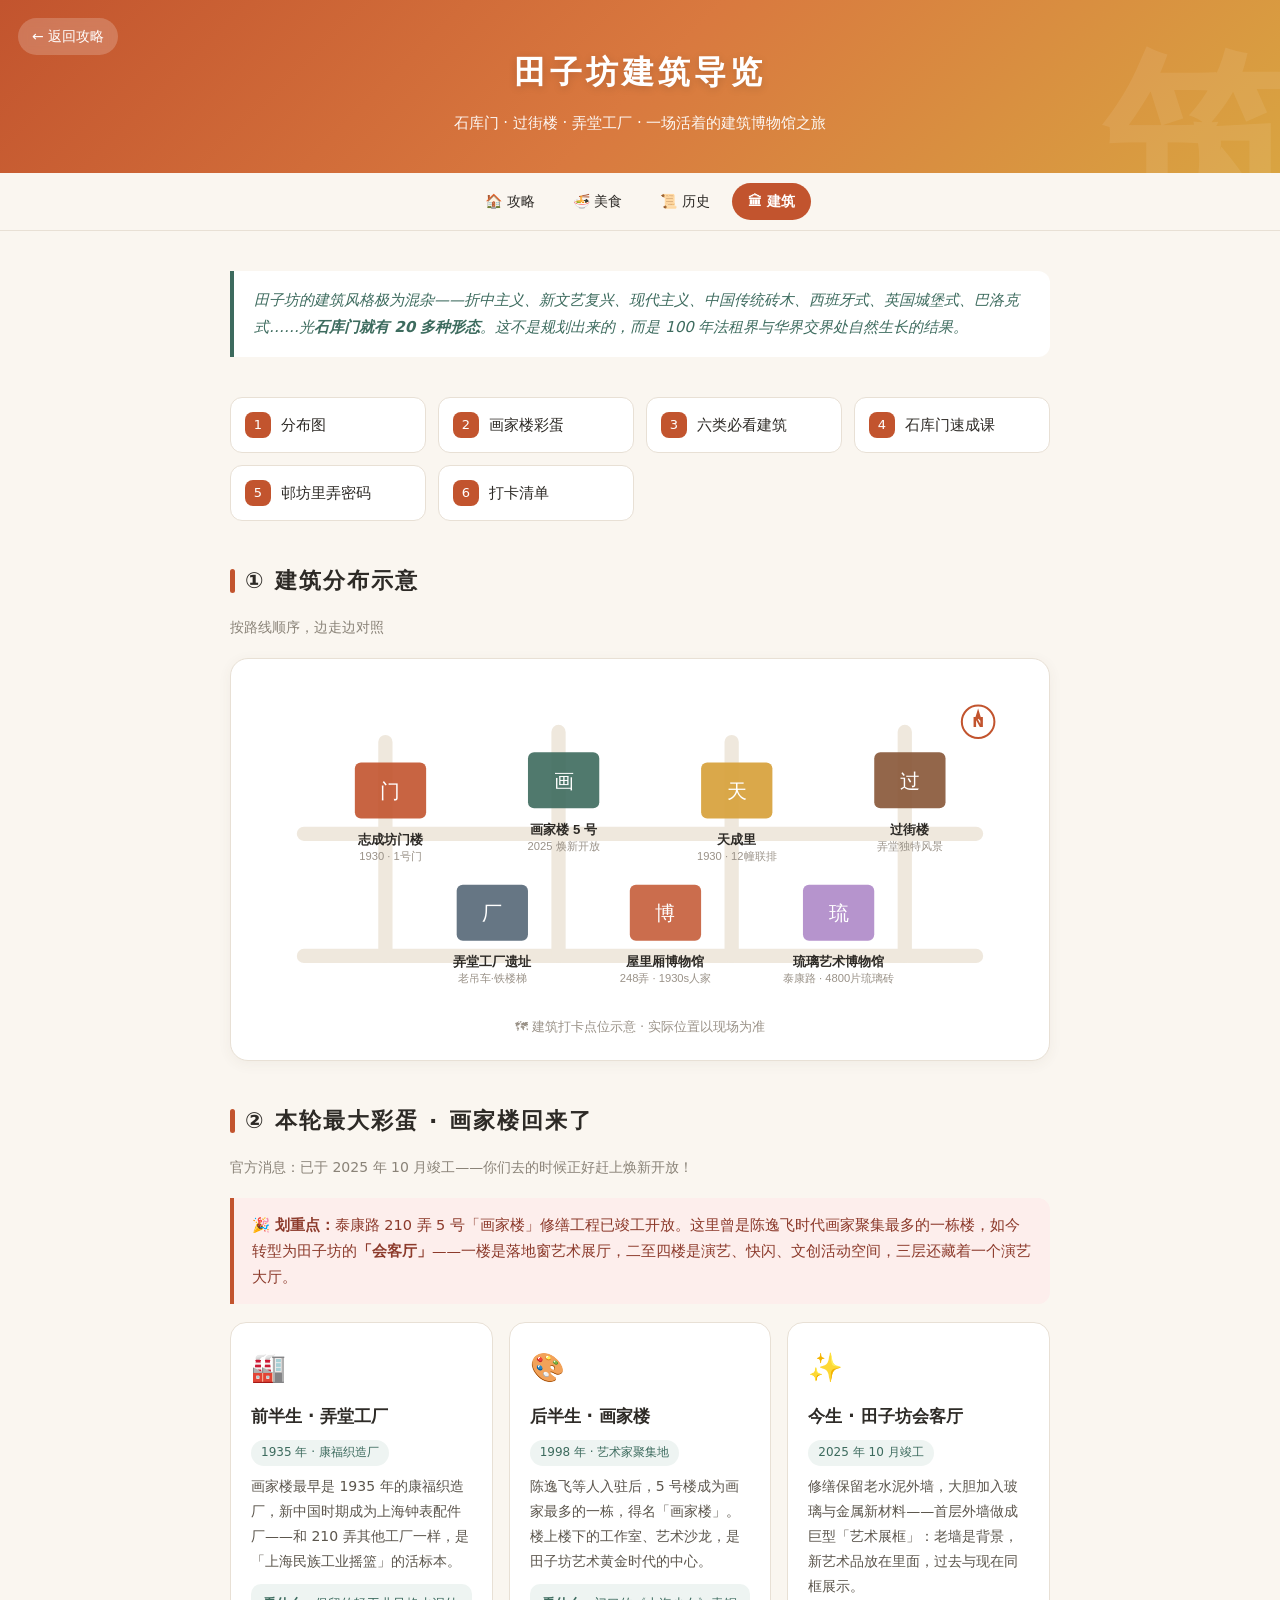
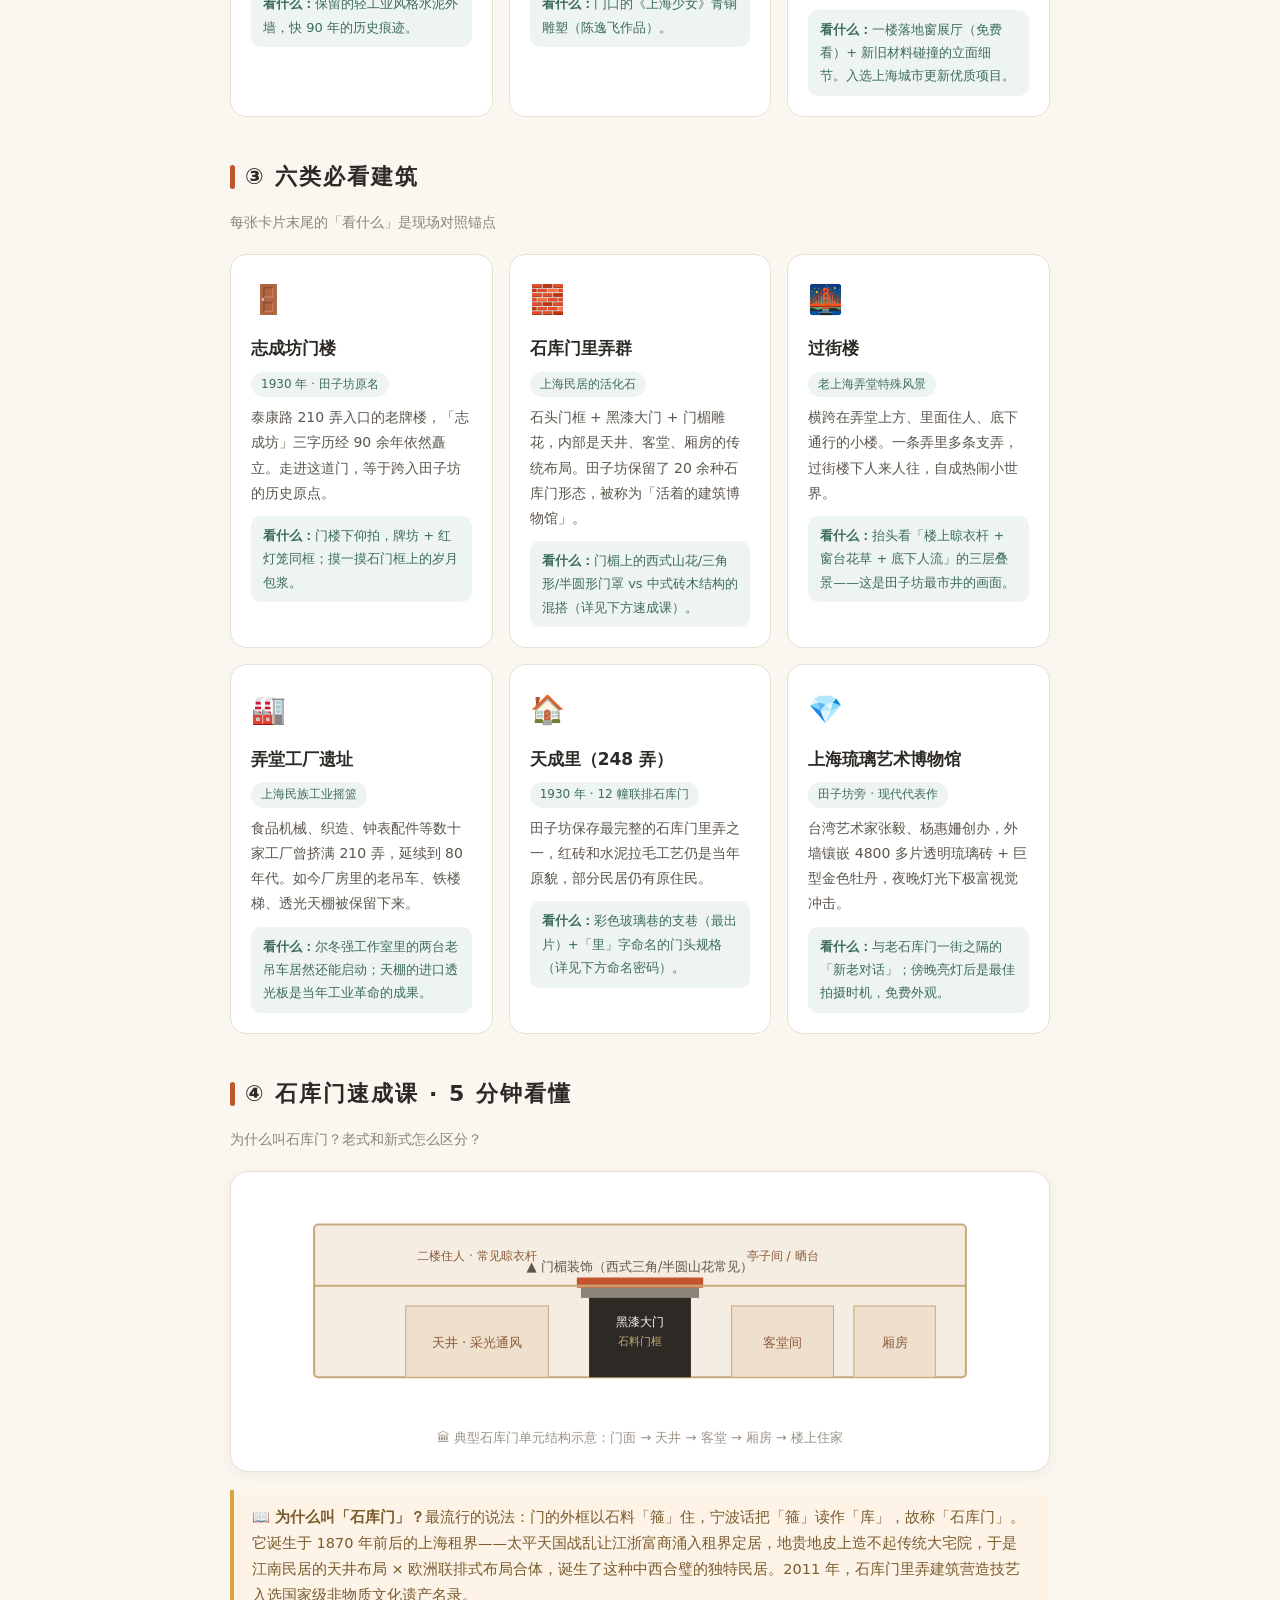
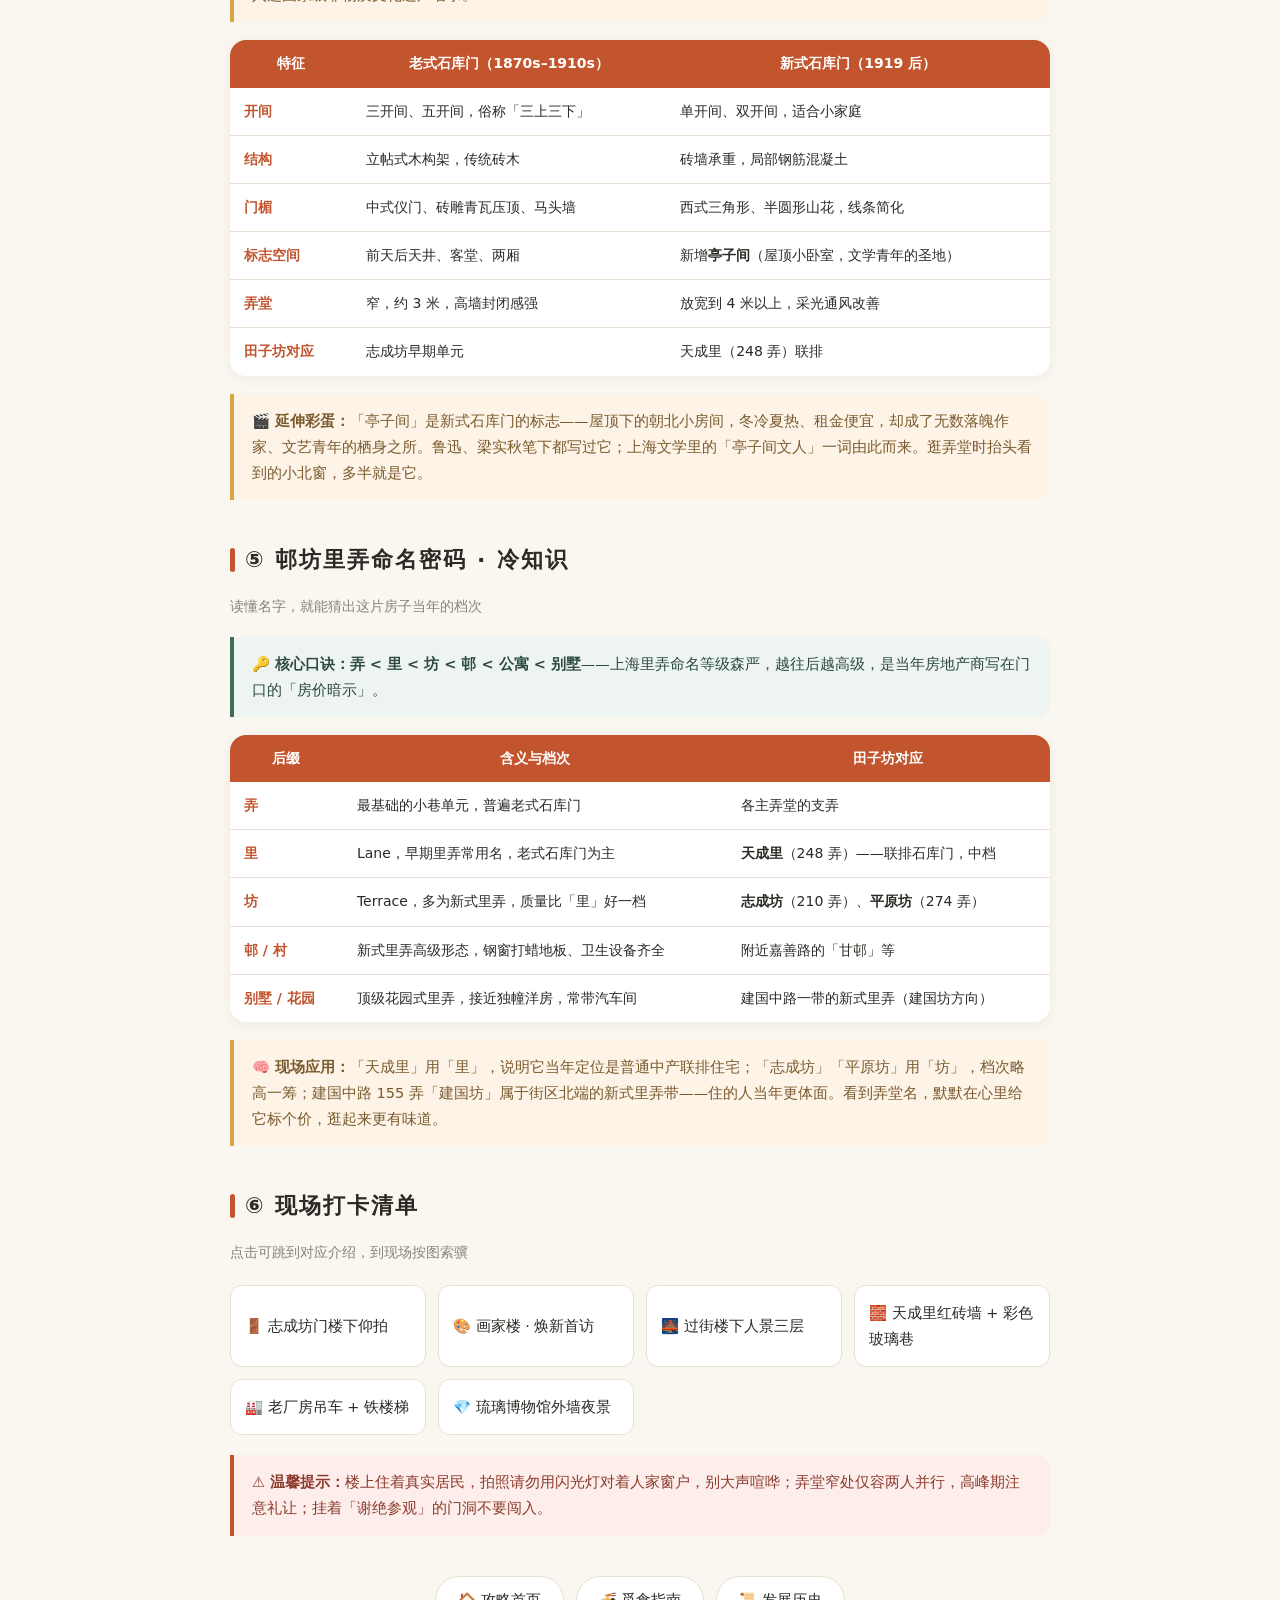
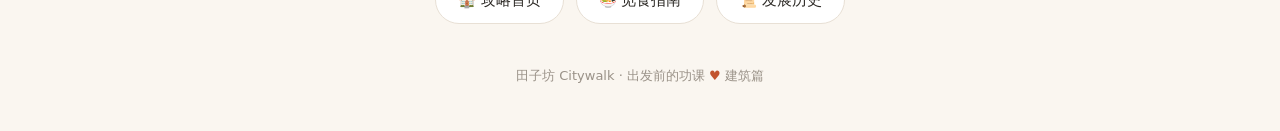
<file: shanghai/tianzifang/architecture.html>
<!DOCTYPE html>
<html lang="zh-CN">
<head>
<meta charset="UTF-8">
<meta name="viewport" content="width=device-width, initial-scale=1.0">
<title>田子坊建筑导览 · 建筑篇</title>
<link rel="icon" href="data:image/svg+xml,<svg xmlns='http://www.w3.org/2000/svg' viewBox='0 0 100 100'><text y='.9em' font-size='90'>🏛</text></svg>">
<meta name="description" content="田子坊建筑导览：石库门速成课、过街楼、弄堂工厂，附现场打卡清单与命名密码。">
<link rel="stylesheet" href="style.css">
<style>
  /* 本页专属：建筑对比表 */
  .cmp{
    width:100%;border-collapse:collapse;
    background:var(--card);border-radius:16px;overflow:hidden;
    box-shadow:0 3px 14px rgba(90,70,50,.06);margin:14px 0;
  }
  .cmp th{
    background:var(--terra);color:#fff;
    padding:11px;font-size:14px;
  }
  .cmp td{
    padding:11px 14px;border-bottom:1px solid var(--line);
    font-size:14px;vertical-align:top;
  }
  .cmp tr:last-child td{border-bottom:none}
  .cmp td:first-child{
    font-weight:700;white-space:nowrap;color:var(--terra);
  }
  /* 看什么标签 */
  .see{
    background:#eef4f2;color:var(--tea);
    font-size:13px;border-radius:10px;
    padding:8px 12px;margin-top:10px;
  }
  .see b{color:var(--tea)}
</style>
</head>
<body>

<div class="page-head" data-deco="筑">
  <a class="back" href="index.html">← 返回攻略</a>
  <h1>田子坊建筑导览</h1>
  <div class="sub">石库门 · 过街楼 · 弄堂工厂 · 一场活着的建筑博物馆之旅</div>
</div>

<nav class="topnav">
  <a href="index.html">🏠 攻略</a>
  <a href="food.html">🍜 美食</a>
  <a href="history.html">📜 历史</a>
  <a href="architecture.html" class="on">🏛 建筑</a>
</nav>

<div class="wrap">

<section>
  <div class="quote">
    田子坊的建筑风格极为混杂——折中主义、新文艺复兴、现代主义、中国传统砖木、西班牙式、英国城堡式、巴洛克式……光<b>石库门就有 20 多种形态</b>。这不是规划出来的，而是 100 年法租界与华界交界处自然生长的结果。
  </div>
</section>

<section>
  <div class="toc">
    <a href="#map"><span class="num">1</span>分布图</a>
    <a href="#painter"><span class="num">2</span>画家楼彩蛋</a>
    <a href="#six"><span class="num">3</span>六类必看建筑</a>
    <a href="#shikumen"><span class="num">4</span>石库门速成课</a>
    <a href="#naming"><span class="num">5</span>邨坊里弄密码</a>
    <a href="#checklist"><span class="num">6</span>打卡清单</a>
  </div>
</section>

<!-- ═══ ① 分布图 ═══ -->
<section id="map">
  <h2>① 建筑分布示意</h2>
  <p class="lead">按路线顺序，边走边对照</p>
  <div class="map-card">
    <svg viewBox="0 0 760 320" xmlns="http://www.w3.org/2000/svg" role="img" aria-label="建筑分布">
      <g stroke="#efe8dd" stroke-width="14" stroke-linecap="round">
        <line x1="50" y1="270" x2="710" y2="270"/>
        <line x1="130" y1="60" x2="130" y2="270"/>
        <line x1="300" y1="50" x2="300" y2="270"/>
        <line x1="470" y1="60" x2="470" y2="270"/>
        <line x1="640" y1="50" x2="640" y2="270"/>
        <line x1="50" y1="150" x2="710" y2="150"/>
      </g>
      <g font-family="PingFang SC,Microsoft YaHei,sans-serif">
        <rect x="100" y="80" width="70" height="55" rx="6" fill="#c2542e" opacity=".9"/>
        <text x="135" y="115" font-size="20" text-anchor="middle" fill="#fff">门</text>
        <text x="135" y="160" font-size="13" text-anchor="middle" fill="#2d2a26" font-weight="bold">志成坊门楼</text>
        <text x="135" y="176" font-size="11" text-anchor="middle" fill="#9a9288">1930 · 1号门</text>
        <rect x="270" y="70" width="70" height="55" rx="6" fill="#3d6b5e" opacity=".9"/>
        <text x="305" y="105" font-size="20" text-anchor="middle" fill="#fff">画</text>
        <text x="305" y="150" font-size="13" text-anchor="middle" fill="#2d2a26" font-weight="bold">画家楼 5 号</text>
        <text x="305" y="166" font-size="11" text-anchor="middle" fill="#9a9288">2025 焕新开放</text>
        <rect x="440" y="80" width="70" height="55" rx="6" fill="#d9a441" opacity=".95"/>
        <text x="475" y="115" font-size="20" text-anchor="middle" fill="#fff">天</text>
        <text x="475" y="160" font-size="13" text-anchor="middle" fill="#2d2a26" font-weight="bold">天成里</text>
        <text x="475" y="176" font-size="11" text-anchor="middle" fill="#9a9288">1930 · 12幢联排</text>
        <rect x="610" y="70" width="70" height="55" rx="6" fill="#8a5a3b" opacity=".92"/>
        <text x="645" y="105" font-size="20" text-anchor="middle" fill="#fff">过</text>
        <text x="645" y="150" font-size="13" text-anchor="middle" fill="#2d2a26" font-weight="bold">过街楼</text>
        <text x="645" y="166" font-size="11" text-anchor="middle" fill="#9a9288">弄堂独特风景</text>
        <rect x="200" y="200" width="70" height="55" rx="6" fill="#5a6b7a" opacity=".92"/>
        <text x="235" y="235" font-size="20" text-anchor="middle" fill="#fff">厂</text>
        <text x="235" y="280" font-size="13" text-anchor="middle" fill="#2d2a26" font-weight="bold">弄堂工厂遗址</text>
        <text x="235" y="296" font-size="11" text-anchor="middle" fill="#9a9288">老吊车·铁楼梯</text>
        <rect x="370" y="200" width="70" height="55" rx="6" fill="#c2542e" opacity=".85"/>
        <text x="405" y="235" font-size="20" text-anchor="middle" fill="#fff">博</text>
        <text x="405" y="280" font-size="13" text-anchor="middle" fill="#2d2a26" font-weight="bold">屋里厢博物馆</text>
        <text x="405" y="296" font-size="11" text-anchor="middle" fill="#9a9288">248弄 · 1930s人家</text>
        <rect x="540" y="200" width="70" height="55" rx="6" fill="#b08bc9" opacity=".92"/>
        <text x="575" y="235" font-size="20" text-anchor="middle" fill="#fff">琉</text>
        <text x="575" y="280" font-size="13" text-anchor="middle" fill="#2d2a26" font-weight="bold">琉璃艺术博物馆</text>
        <text x="575" y="296" font-size="11" text-anchor="middle" fill="#9a9288">泰康路 · 4800片琉璃砖</text>
      </g>
      <g transform="translate(712,40)">
        <circle r="16" fill="#fff" stroke="#c2542e" stroke-width="2"/>
        <text y="5" font-size="14" text-anchor="middle" fill="#c2542e" font-weight="bold">N</text>
        <path d="M0,-13 L4,0 L0,-3 L-4,0 Z" fill="#c2542e"/>
      </g>
    </svg>
    <div class="map-note">🗺 建筑打卡点位示意 · 实际位置以现场为准</div>
  </div>
</section>

<!-- ═══ ② 画家楼彩蛋 ═══ -->
<section id="painter">
  <h2>② 本轮最大彩蛋 · 画家楼回来了</h2>
  <p class="lead">官方消息：已于 2025 年 10 月竣工——你们去的时候正好赶上焕新开放！</p>
  <div class="tipbox" style="border-left-color:var(--terra);background:#fdeeec;color:#8c3a2b">
    🎉 <b>划重点：</b>泰康路 210 弄 5 号「画家楼」修缮工程已竣工开放。这里曾是陈逸飞时代画家聚集最多的一栋楼，如今转型为田子坊的<b>「会客厅」</b>——一楼是落地窗艺术展厅，二至四楼是演艺、快闪、文创活动空间，三层还藏着一个演艺大厅。
  </div>
  <div class="grid">
    <div class="card">
      <span class="icon">🏭</span>
      <h3>前半生 · 弄堂工厂</h3>
      <span class="tag">1935 年 · 康福织造厂</span>
      <p>画家楼最早是 1935 年的康福织造厂，新中国时期成为上海钟表配件厂——和 210 弄其他工厂一样，是「上海民族工业摇篮」的活标本。</p>
      <div class="see"><b>看什么：</b>保留的轻工业风格水泥外墙，快 90 年的历史痕迹。</div>
    </div>
    <div class="card">
      <span class="icon">🎨</span>
      <h3>后半生 · 画家楼</h3>
      <span class="tag">1998 年 · 艺术家聚集地</span>
      <p>陈逸飞等人入驻后，5 号楼成为画家最多的一栋，得名「画家楼」。楼上楼下的工作室、艺术沙龙，是田子坊艺术黄金时代的中心。</p>
      <div class="see"><b>看什么：</b>门口的《上海少女》青铜雕塑（陈逸飞作品）。</div>
    </div>
    <div class="card">
      <span class="icon">✨</span>
      <h3>今生 · 田子坊会客厅</h3>
      <span class="tag">2025 年 10 月竣工</span>
      <p>修缮保留老水泥外墙，大胆加入玻璃与金属新材料——首层外墙做成巨型「艺术展框」：老墙是背景，新艺术品放在里面，过去与现在同框展示。</p>
      <div class="see"><b>看什么：</b>一楼落地窗展厅（免费看）+ 新旧材料碰撞的立面细节。入选上海城市更新优质项目。</div>
    </div>
  </div>
</section>

<!-- ═══ ③ 六类必看建筑 ═══ -->
<section id="six">
  <h2>③ 六类必看建筑</h2>
  <p class="lead">每张卡片末尾的「看什么」是现场对照锚点</p>
  <div class="grid">
    <div class="card" id="zhicheng">
      <span class="icon">🚪</span>
      <h3>志成坊门楼</h3>
      <span class="tag">1930 年 · 田子坊原名</span>
      <p>泰康路 210 弄入口的老牌楼，「志成坊」三字历经 90 余年依然矗立。走进这道门，等于跨入田子坊的历史原点。</p>
      <div class="see"><b>看什么：</b>门楼下仰拍，牌坊 + 红灯笼同框；摸一摸石门框上的岁月包浆。</div>
    </div>
    <div class="card" id="shikumen-group">
      <span class="icon">🧱</span>
      <h3>石库门里弄群</h3>
      <span class="tag">上海民居的活化石</span>
      <p>石头门框 + 黑漆大门 + 门楣雕花，内部是天井、客堂、厢房的传统布局。田子坊保留了 20 余种石库门形态，被称为「活着的建筑博物馆」。</p>
      <div class="see"><b>看什么：</b>门楣上的西式山花/三角形/半圆形门罩 vs 中式砖木结构的混搭（详见下方速成课）。</div>
    </div>
    <div class="card" id="guojie">
      <span class="icon">🌉</span>
      <h3>过街楼</h3>
      <span class="tag">老上海弄堂特殊风景</span>
      <p>横跨在弄堂上方、里面住人、底下通行的小楼。一条弄里多条支弄，过街楼下人来人往，自成热闹小世界。</p>
      <div class="see"><b>看什么：</b>抬头看「楼上晾衣杆 + 窗台花草 + 底下人流」的三层叠景——这是田子坊最市井的画面。</div>
    </div>
    <div class="card" id="gongchang">
      <span class="icon">🏭</span>
      <h3>弄堂工厂遗址</h3>
      <span class="tag">上海民族工业摇篮</span>
      <p>食品机械、织造、钟表配件等数十家工厂曾挤满 210 弄，延续到 80 年代。如今厂房里的老吊车、铁楼梯、透光天棚被保留下来。</p>
      <div class="see"><b>看什么：</b>尔冬强工作室里的两台老吊车居然还能启动；天棚的进口透光板是当年工业革命的成果。</div>
    </div>
    <div class="card" id="tiancheng">
      <span class="icon">🏠</span>
      <h3>天成里（248 弄）</h3>
      <span class="tag">1930 年 · 12 幢联排石库门</span>
      <p>田子坊保存最完整的石库门里弄之一，红砖和水泥拉毛工艺仍是当年原貌，部分民居仍有原住民。</p>
      <div class="see"><b>看什么：</b>彩色玻璃巷的支巷（最出片）+「里」字命名的门头规格（详见下方命名密码）。</div>
    </div>
    <div class="card" id="liuli">
      <span class="icon">💎</span>
      <h3>上海琉璃艺术博物馆</h3>
      <span class="tag">田子坊旁 · 现代代表作</span>
      <p>台湾艺术家张毅、杨惠姍创办，外墙镶嵌 4800 多片透明琉璃砖 + 巨型金色牡丹，夜晚灯光下极富视觉冲击。</p>
      <div class="see"><b>看什么：</b>与老石库门一街之隔的「新老对话」；傍晚亮灯后是最佳拍摄时机，免费外观。</div>
    </div>
  </div>
</section>

<!-- ═══ ④ 石库门速成课 ═══ -->
<section id="shikumen">
  <h2>④ 石库门速成课 · 5 分钟看懂</h2>
  <p class="lead">为什么叫石库门？老式和新式怎么区分？</p>
  <div class="map-card">
    <svg viewBox="0 0 760 220" xmlns="http://www.w3.org/2000/svg" role="img" aria-label="石库门单元结构">
      <rect x="60" y="30" width="640" height="150" rx="4" fill="#f5ede2" stroke="#c9a97a" stroke-width="2"/>
      <!-- 门框 -->
      <rect x="330" y="100" width="100" height="80" fill="#2d2a26"/>
      <rect x="322" y="92" width="116" height="10" fill="#8a8378"/>
      <rect x="318" y="82" width="124" height="10" fill="#c2542e"/>
      <!-- 门楣装饰 -->
      <text x="380" y="76" font-size="13" text-anchor="middle" fill="#5c564d">▲ 门楣装饰（西式三角/半圆山花常见）</text>
      <text x="380" y="130" font-size="12" text-anchor="middle" fill="#faf6f0">黑漆大门</text>
      <text x="380" y="148" font-size="11" text-anchor="middle" fill="#c9a97a">石料门框</text>
      <!-- 天井 -->
      <rect x="150" y="110" width="140" height="70" fill="#efe0cd" stroke="#c9a97a"/>
      <text x="220" y="150" font-size="13" text-anchor="middle" fill="#8a5a3b">天井 · 采光通风</text>
      <!-- 客堂 -->
      <rect x="470" y="110" width="100" height="70" fill="#efe0cd" stroke="#c9a97a"/>
      <text x="520" y="150" font-size="13" text-anchor="middle" fill="#8a5a3b">客堂间</text>
      <!-- 厢房 -->
      <rect x="590" y="110" width="80" height="70" fill="#efe0cd" stroke="#c9a97a"/>
      <text x="630" y="150" font-size="13" text-anchor="middle" fill="#8a5a3b">厢房</text>
      <!-- 二层 -->
      <line x1="60" y1="90" x2="700" y2="90" stroke="#c9a97a" stroke-width="2"/>
      <text x="220" y="65" font-size="12" text-anchor="middle" fill="#8a5a3b">二楼住人 · 常见晾衣杆</text>
      <text x="520" y="65" font-size="12" text-anchor="middle" fill="#8a5a3b">亭子间 / 晒台</text>
    </svg>
    <div class="map-note">🏛 典型石库门单元结构示意：门面 → 天井 → 客堂 → 厢房 → 楼上住家</div>
  </div>
  <div class="tipbox">
    📖 <b>为什么叫「石库门」？</b>最流行的说法：门的外框以石料「箍」住，宁波话把「箍」读作「库」，故称「石库门」。它诞生于 1870 年前后的上海租界——太平天国战乱让江浙富商涌入租界定居，地贵地皮上造不起传统大宅院，于是江南民居的天井布局 × 欧洲联排式布局合体，诞生了这种中西合璧的独特民居。2011 年，石库门里弄建筑营造技艺入选国家级非物质文化遗产名录。
  </div>
  <table class="cmp">
    <tr>
      <th>特征</th>
      <th>老式石库门（1870s–1910s）</th>
      <th>新式石库门（1919 后）</th>
    </tr>
    <tr>
      <td>开间</td>
      <td>三开间、五开间，俗称「三上三下」</td>
      <td>单开间、双开间，适合小家庭</td>
    </tr>
    <tr>
      <td>结构</td>
      <td>立帖式木构架，传统砖木</td>
      <td>砖墙承重，局部钢筋混凝土</td>
    </tr>
    <tr>
      <td>门楣</td>
      <td>中式仪门、砖雕青瓦压顶、马头墙</td>
      <td>西式三角形、半圆形山花，线条简化</td>
    </tr>
    <tr>
      <td>标志空间</td>
      <td>前天后天井、客堂、两厢</td>
      <td>新增<b>亭子间</b>（屋顶小卧室，文学青年的圣地）</td>
    </tr>
    <tr>
      <td>弄堂</td>
      <td>窄，约 3 米，高墙封闭感强</td>
      <td>放宽到 4 米以上，采光通风改善</td>
    </tr>
    <tr>
      <td>田子坊对应</td>
      <td>志成坊早期单元</td>
      <td>天成里（248 弄）联排</td>
    </tr>
  </table>
  <div class="tipbox">
    🎬 <b>延伸彩蛋：</b>「亭子间」是新式石库门的标志——屋顶下的朝北小房间，冬冷夏热、租金便宜，却成了无数落魄作家、文艺青年的栖身之所。鲁迅、梁实秋笔下都写过它；上海文学里的「亭子间文人」一词由此而来。逛弄堂时抬头看到的小北窗，多半就是它。
  </div>
</section>

<!-- ═══ ⑤ 邨坊里弄命名密码 ═══ -->
<section id="naming">
  <h2>⑤ 邨坊里弄命名密码 · 冷知识</h2>
  <p class="lead">读懂名字，就能猜出这片房子当年的档次</p>
  <div class="tipbox tea">
    🔑 <b>核心口诀：弄 &lt; 里 &lt; 坊 &lt; 邨 &lt; 公寓 &lt; 别墅</b>——上海里弄命名等级森严，越往后越高级，是当年房地产商写在门口的「房价暗示」。
  </div>
  <table class="cmp">
    <tr><th>后缀</th><th>含义与档次</th><th>田子坊对应</th></tr>
    <tr>
      <td>弄</td>
      <td>最基础的小巷单元，普遍老式石库门</td>
      <td>各主弄堂的支弄</td>
    </tr>
    <tr>
      <td>里</td>
      <td>Lane，早期里弄常用名，老式石库门为主</td>
      <td><b>天成里</b>（248 弄）——联排石库门，中档</td>
    </tr>
    <tr>
      <td>坊</td>
      <td>Terrace，多为新式里弄，质量比「里」好一档</td>
      <td><b>志成坊</b>（210 弄）、<b>平原坊</b>（274 弄）</td>
    </tr>
    <tr>
      <td>邨 / 村</td>
      <td>新式里弄高级形态，钢窗打蜡地板、卫生设备齐全</td>
      <td>附近嘉善路的「甘邨」等</td>
    </tr>
    <tr>
      <td>别墅 / 花园</td>
      <td>顶级花园式里弄，接近独幢洋房，常带汽车间</td>
      <td>建国中路一带的新式里弄（建国坊方向）</td>
    </tr>
  </table>
  <div class="tipbox">
    🧠 <b>现场应用：</b>「天成里」用「里」，说明它当年定位是普通中产联排住宅；「志成坊」「平原坊」用「坊」，档次略高一筹；建国中路 155 弄「建国坊」属于街区北端的新式里弄带——住的人当年更体面。看到弄堂名，默默在心里给它标个价，逛起来更有味道。
  </div>
</section>

<!-- ═══ ⑥ 打卡清单（已修复死链） ═══ -->
<section id="checklist">
  <h2>⑥ 现场打卡清单</h2>
  <p class="lead">点击可跳到对应介绍，到现场按图索骥</p>
  <div class="toc">
    <a href="#zhicheng">🚪 志成坊门楼下仰拍</a>
    <a href="#painter">🎨 画家楼 · 焕新首访</a>
    <a href="#guojie">🌉 过街楼下人景三层</a>
    <a href="#tiancheng">🧱 天成里红砖墙 + 彩色玻璃巷</a>
    <a href="#gongchang">🏭 老厂房吊车 + 铁楼梯</a>
    <a href="#liuli">💎 琉璃博物馆外墙夜景</a>
  </div>
  <div class="tipbox red">
    ⚠ <b>温馨提示：</b>楼上住着真实居民，拍照请勿用闪光灯对着人家窗户，别大声喧哗；弄堂窄处仅容两人并行，高峰期注意礼让；挂着「谢绝参观」的门洞不要闯入。
  </div>
</section>

<div class="page-nav">
  <a href="index.html">🏠 攻略首页</a>
  <a href="food.html">🍜 觅食指南</a>
  <a href="history.html">📜 发展历史</a>
</div>

</div>

<footer>田子坊 Citywalk · 出发前的功课 <span class="heart">♥</span> 建筑篇</footer>

</body>
</html>
</file>
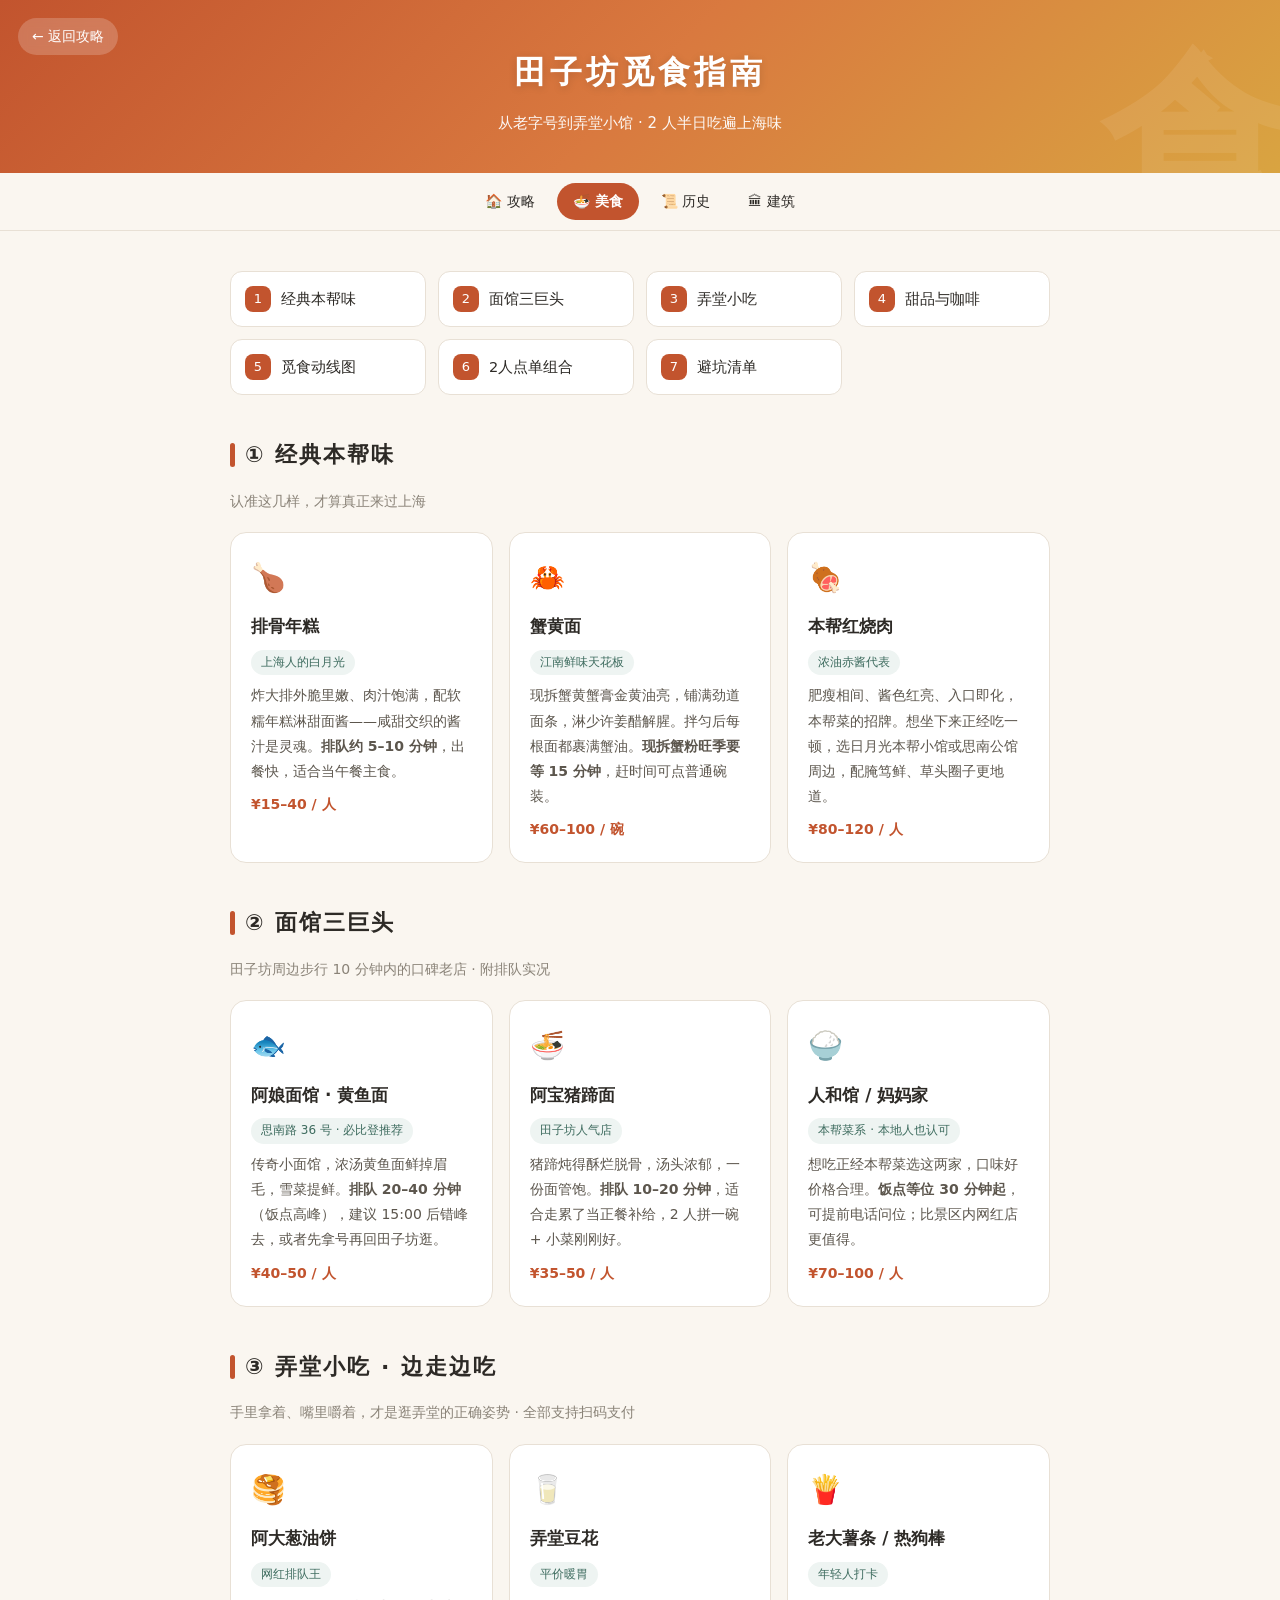
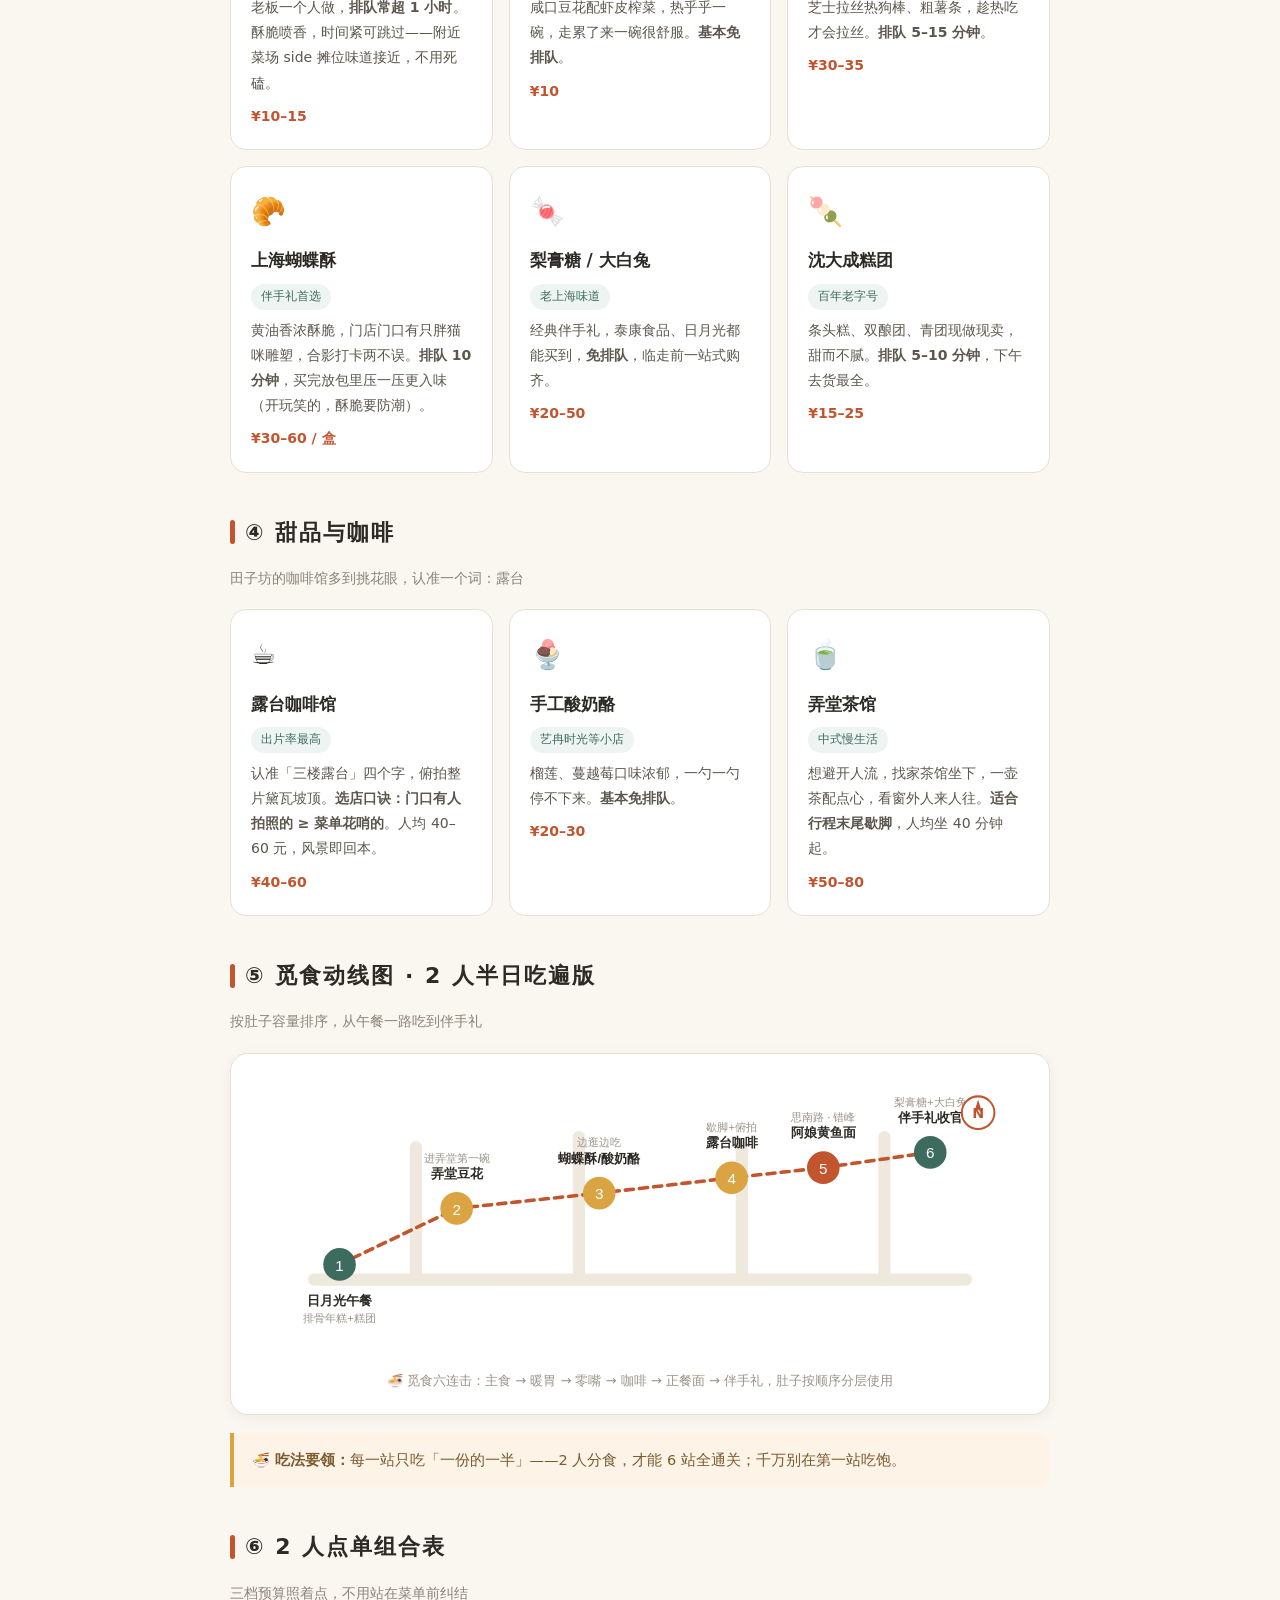
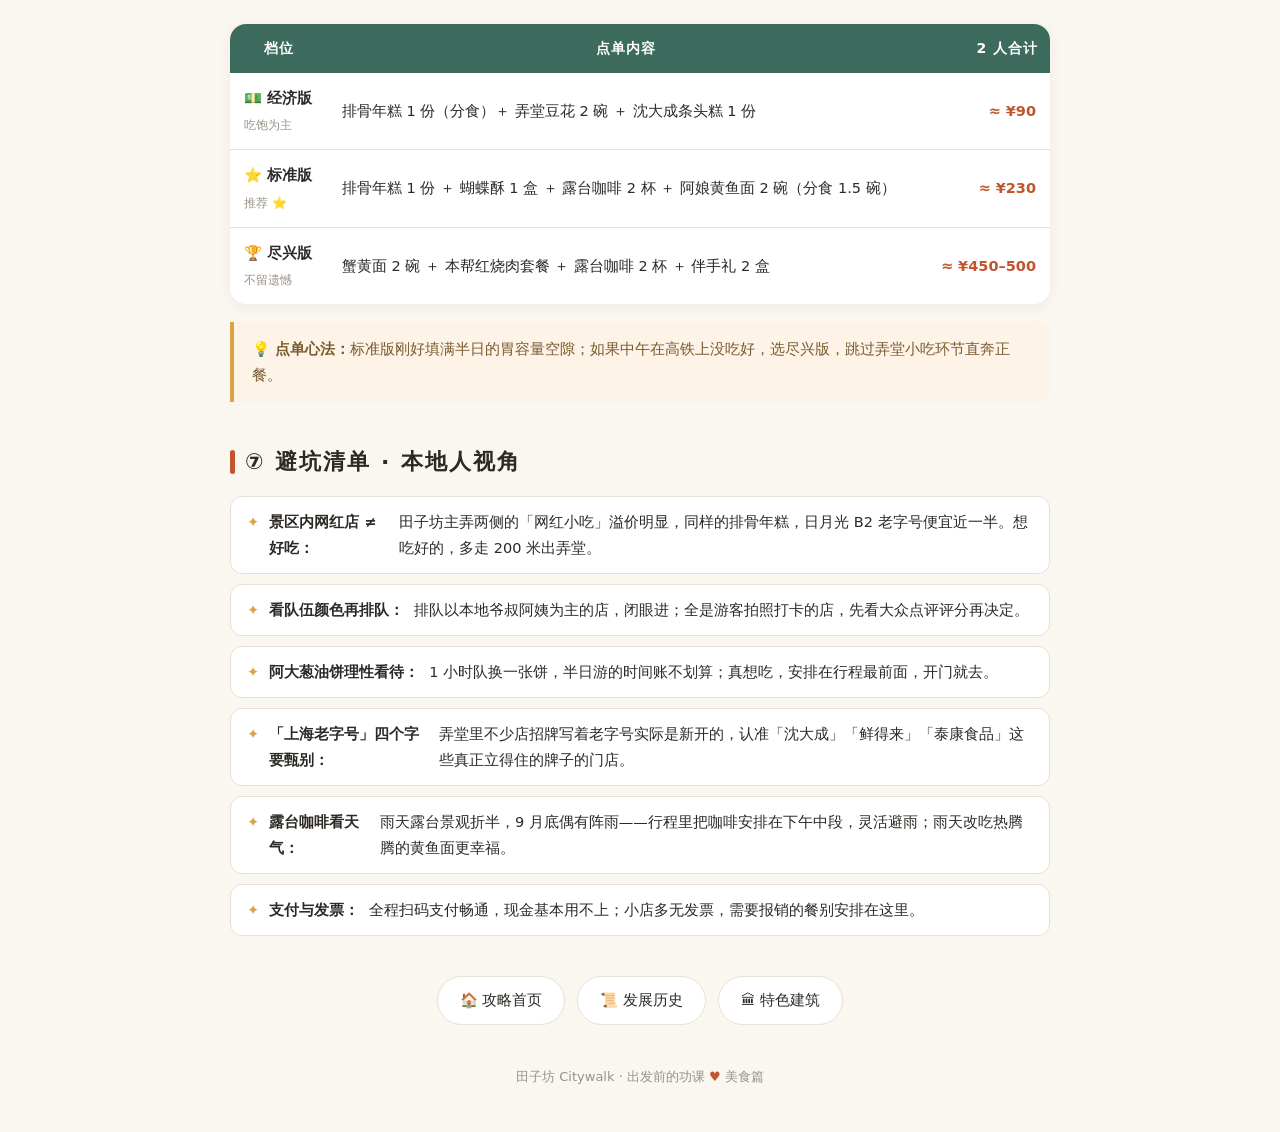
<file: shanghai/tianzifang/food.html>
<!DOCTYPE html>
<html lang="zh-CN">
<head>
<meta charset="UTF-8">
<meta name="viewport" content="width=device-width, initial-scale=1.0">
<title>田子坊觅食指南 · 美食深度篇</title>
<link rel="icon" href="data:image/svg+xml,<svg xmlns='http://www.w3.org/2000/svg' viewBox='0 0 100 100'><text y='.9em' font-size='90'>🍜</text></svg>">
<meta name="description" content="田子坊觅食指南：排骨年糕、阿娘黄鱼面、露台咖啡，附 2 人点单组合与避坑清单。">
<link rel="stylesheet" href="style.css">
</head>
<body>
<div class="page-head" data-deco="食">
  <a class="back" href="index.html">← 返回攻略</a>
  <h1>田子坊觅食指南</h1>
  <div class="sub">从老字号到弄堂小馆 · 2 人半日吃遍上海味</div>
</div>

<nav class="topnav">
  <a href="index.html">🏠 攻略</a>
  <a href="food.html" class="on">🍜 美食</a>
  <a href="history.html">📜 历史</a>
  <a href="architecture.html">🏛 建筑</a>
</nav>

<div class="wrap">

<!-- ═══ 目录 ═══ -->
<section>
  <div class="toc">
    <a href="#classic"><span class="num">1</span>经典本帮味</a>
    <a href="#noodle"><span class="num">2</span>面馆三巨头</a>
    <a href="#snack"><span class="num">3</span>弄堂小吃</a>
    <a href="#sweet"><span class="num">4</span>甜品与咖啡</a>
    <a href="#route"><span class="num">5</span>觅食动线图</a>
    <a href="#combo"><span class="num">6</span>2人点单组合</a>
    <a href="#avoid"><span class="num">7</span>避坑清单</a>
  </div>
</section>

<!-- ═══ ① 经典本帮味 ═══ -->
<section id="classic">
  <h2>① 经典本帮味</h2>
  <p class="lead">认准这几样，才算真正来过上海</p>
  <div class="grid">
    <div class="card">
      <span class="icon">🍗</span>
      <h3>排骨年糕</h3>
      <span class="tag">上海人的白月光</span>
      <p>炸大排外脆里嫩、肉汁饱满，配软糯年糕淋甜面酱——咸甜交织的酱汁是灵魂。<b>排队约 5–10 分钟</b>，出餐快，适合当午餐主食。</p>
      <div class="price">¥15–40 / 人</div>
    </div>
    <div class="card">
      <span class="icon">🦀</span>
      <h3>蟹黄面</h3>
      <span class="tag">江南鲜味天花板</span>
      <p>现拆蟹黄蟹膏金黄油亮，铺满劲道面条，淋少许姜醋解腥。拌匀后每根面都裹满蟹油。<b>现拆蟹粉旺季要等 15 分钟</b>，赶时间可点普通碗装。</p>
      <div class="price">¥60–100 / 碗</div>
    </div>
    <div class="card">
      <span class="icon">🍖</span>
      <h3>本帮红烧肉</h3>
      <span class="tag">浓油赤酱代表</span>
      <p>肥瘦相间、酱色红亮、入口即化，本帮菜的招牌。想坐下来正经吃一顿，选日月光本帮小馆或思南公馆周边，配腌笃鲜、草头圈子更地道。</p>
      <div class="price">¥80–120 / 人</div>
    </div>
  </div>
</section>

<!-- ═══ ② 面馆三巨头 ═══ -->
<section id="noodle">
  <h2>② 面馆三巨头</h2>
  <p class="lead">田子坊周边步行 10 分钟内的口碑老店 · 附排队实况</p>
  <div class="grid">
    <div class="card">
      <span class="icon">🐟</span>
      <h3>阿娘面馆 · 黄鱼面</h3>
      <span class="tag">思南路 36 号 · 必比登推荐</span>
      <p>传奇小面馆，浓汤黄鱼面鲜掉眉毛，雪菜提鲜。<b>排队 20–40 分钟</b>（饭点高峰），建议 15:00 后错峰去，或者先拿号再回田子坊逛。</p>
      <div class="price">¥40–50 / 人</div>
    </div>
    <div class="card">
      <span class="icon">🍜</span>
      <h3>阿宝猪蹄面</h3>
      <span class="tag">田子坊人气店</span>
      <p>猪蹄炖得酥烂脱骨，汤头浓郁，一份面管饱。<b>排队 10–20 分钟</b>，适合走累了当正餐补给，2 人拼一碗 + 小菜刚刚好。</p>
      <div class="price">¥35–50 / 人</div>
    </div>
    <div class="card">
      <span class="icon">🍚</span>
      <h3>人和馆 / 妈妈家</h3>
      <span class="tag">本帮菜系 · 本地人也认可</span>
      <p>想吃正经本帮菜选这两家，口味好价格合理。<b>饭点等位 30 分钟起</b>，可提前电话问位；比景区内网红店更值得。</p>
      <div class="price">¥70–100 / 人</div>
    </div>
  </div>
</section>

<!-- ═══ ③ 弄堂小吃 ═══ -->
<section id="snack">
  <h2>③ 弄堂小吃 · 边走边吃</h2>
  <p class="lead">手里拿着、嘴里嚼着，才是逛弄堂的正确姿势 · 全部支持扫码支付</p>
  <div class="grid">
    <div class="card">
      <span class="icon">🥞</span>
      <h3>阿大葱油饼</h3>
      <span class="tag">网红排队王</span>
      <p>老板一个人做，<b>排队常超 1 小时</b>。酥脆喷香，时间紧可跳过——附近菜场 side 摊位味道接近，不用死磕。</p>
      <div class="price">¥10–15</div>
    </div>
    <div class="card">
      <span class="icon">🥛</span>
      <h3>弄堂豆花</h3>
      <span class="tag">平价暖胃</span>
      <p>咸口豆花配虾皮榨菜，热乎乎一碗，走累了来一碗很舒服。<b>基本免排队</b>。</p>
      <div class="price">¥10</div>
    </div>
    <div class="card">
      <span class="icon">🍟</span>
      <h3>老大薯条 / 热狗棒</h3>
      <span class="tag">年轻人打卡</span>
      <p>芝士拉丝热狗棒、粗薯条，趁热吃才会拉丝。<b>排队 5–15 分钟</b>。</p>
      <div class="price">¥30–35</div>
    </div>
    <div class="card">
      <span class="icon">🥐</span>
      <h3>上海蝴蝶酥</h3>
      <span class="tag">伴手礼首选</span>
      <p>黄油香浓酥脆，门店门口有只胖猫咪雕塑，合影打卡两不误。<b>排队 10 分钟</b>，买完放包里压一压更入味（开玩笑的，酥脆要防潮）。</p>
      <div class="price">¥30–60 / 盒</div>
    </div>
    <div class="card">
      <span class="icon">🍬</span>
      <h3>梨膏糖 / 大白兔</h3>
      <span class="tag">老上海味道</span>
      <p>经典伴手礼，泰康食品、日月光都能买到，<b>免排队</b>，临走前一站式购齐。</p>
      <div class="price">¥20–50</div>
    </div>
    <div class="card">
      <span class="icon">🍡</span>
      <h3>沈大成糕团</h3>
      <span class="tag">百年老字号</span>
      <p>条头糕、双酿团、青团现做现卖，甜而不腻。<b>排队 5–10 分钟</b>，下午去货最全。</p>
      <div class="price">¥15–25</div>
    </div>
  </div>
</section>

<!-- ═══ ④ 甜品与咖啡 ═══ -->
<section id="sweet">
  <h2>④ 甜品与咖啡</h2>
  <p class="lead">田子坊的咖啡馆多到挑花眼，认准一个词：露台</p>
  <div class="grid">
    <div class="card">
      <span class="icon">☕</span>
      <h3>露台咖啡馆</h3>
      <span class="tag">出片率最高</span>
      <p>认准「三楼露台」四个字，俯拍整片黛瓦坡顶。<b>选店口诀：门口有人拍照的 ≥ 菜单花哨的</b>。人均 40–60 元，风景即回本。</p>
      <div class="price">¥40–60</div>
    </div>
    <div class="card">
      <span class="icon">🍨</span>
      <h3>手工酸奶酪</h3>
      <span class="tag">艺冉时光等小店</span>
      <p>榴莲、蔓越莓口味浓郁，一勺一勺停不下来。<b>基本免排队</b>。</p>
      <div class="price">¥20–30</div>
    </div>
    <div class="card">
      <span class="icon">🍵</span>
      <h3>弄堂茶馆</h3>
      <span class="tag">中式慢生活</span>
      <p>想避开人流，找家茶馆坐下，一壶茶配点心，看窗外人来人往。<b>适合行程末尾歇脚</b>，人均坐 40 分钟起。</p>
      <div class="price">¥50–80</div>
    </div>
  </div>
</section>

<!-- ═══ ⑤ 觅食动线图 ═══ -->
<section id="route">
  <h2>⑤ 觅食动线图 · 2 人半日吃遍版</h2>
  <p class="lead">按肚子容量排序，从午餐一路吃到伴手礼</p>
  <div class="map-card">
    <svg viewBox="0 0 760 280" xmlns="http://www.w3.org/2000/svg" role="img" aria-label="觅食动线">
      <!-- 底部街道装饰 -->
      <g stroke="#efe8dd" stroke-width="12" stroke-linecap="round">
        <line x1="60" y1="200" x2="700" y2="200"/>
        <line x1="160" y1="70" x2="160" y2="200"/>
        <line x1="320" y1="60" x2="320" y2="200"/>
        <line x1="480" y1="70" x2="480" y2="200"/>
        <line x1="620" y1="60" x2="620" y2="200"/>
      </g>
      <!-- 动线 -->
      <path d="M 85 185 L 200 130 L 340 115 L 470 100 L 560 90 L 665 75"
            fill="none" stroke="#c2542e" stroke-width="3.5"
            stroke-dasharray="8 6" stroke-linecap="round"/>
      <g font-family="PingFang SC,Microsoft YaHei,sans-serif">
        <circle cx="85" cy="185" r="16" fill="#3d6b5e"/>
        <text x="85" y="191" font-size="15" text-anchor="middle" fill="#fff">1</text>
        <text x="85" y="225" font-size="13" text-anchor="middle" fill="#2d2a26" font-weight="bold">日月光午餐</text>
        <text x="85" y="242" font-size="11" text-anchor="middle" fill="#9a9288">排骨年糕+糕团</text>
        <circle cx="200" cy="130" r="16" fill="#d9a441"/>
        <text x="200" y="136" font-size="15" text-anchor="middle" fill="#fff">2</text>
        <text x="200" y="100" font-size="13" text-anchor="middle" fill="#2d2a26" font-weight="bold">弄堂豆花</text>
        <text x="200" y="84" font-size="11" text-anchor="middle" fill="#9a9288">进弄堂第一碗</text>
        <circle cx="340" cy="115" r="16" fill="#d9a441"/>
        <text x="340" y="121" font-size="15" text-anchor="middle" fill="#fff">3</text>
        <text x="340" y="85" font-size="13" text-anchor="middle" fill="#2d2a26" font-weight="bold">蝴蝶酥/酸奶酪</text>
        <text x="340" y="69" font-size="11" text-anchor="middle" fill="#9a9288">边逛边吃</text>
        <circle cx="470" cy="100" r="16" fill="#d9a441"/>
        <text x="470" y="106" font-size="15" text-anchor="middle" fill="#fff">4</text>
        <text x="470" y="70" font-size="13" text-anchor="middle" fill="#2d2a26" font-weight="bold">露台咖啡</text>
        <text x="470" y="54" font-size="11" text-anchor="middle" fill="#9a9288">歇脚+俯拍</text>
        <circle cx="560" cy="90" r="16" fill="#c2542e"/>
        <text x="560" y="96" font-size="15" text-anchor="middle" fill="#fff">5</text>
        <text x="560" y="60" font-size="13" text-anchor="middle" fill="#2d2a26" font-weight="bold">阿娘黄鱼面</text>
        <text x="560" y="44" font-size="11" text-anchor="middle" fill="#9a9288">思南路 · 错峰</text>
        <circle cx="665" cy="75" r="16" fill="#3d6b5e"/>
        <text x="665" y="81" font-size="15" text-anchor="middle" fill="#fff">6</text>
        <text x="665" y="45" font-size="13" text-anchor="middle" fill="#2d2a26" font-weight="bold">伴手礼收官</text>
        <text x="665" y="29" font-size="11" text-anchor="middle" fill="#9a9288">梨膏糖+大白兔</text>
      </g>
      <g transform="translate(712,36)">
        <circle r="16" fill="#fff" stroke="#c2542e" stroke-width="2"/>
        <text y="5" font-size="14" text-anchor="middle" fill="#c2542e" font-weight="bold">N</text>
        <path d="M0,-13 L4,0 L0,-3 L-4,0 Z" fill="#c2542e"/>
      </g>
    </svg>
    <div class="map-note">🍜 觅食六连击：主食 → 暖胃 → 零嘴 → 咖啡 → 正餐面 → 伴手礼，肚子按顺序分层使用</div>
  </div>
  <div class="tipbox">
    🍜 <b>吃法要领：</b>每一站只吃「一份的一半」——2 人分食，才能 6 站全通关；千万别在第一站吃饱。
  </div>
</section>

<!-- ═══ ⑥ 2人点单组合 ═══ -->
<section id="combo">
  <h2>⑥ 2 人点单组合表</h2>
  <p class="lead">三档预算照着点，不用站在菜单前纠结</p>
  <table class="budget">
    <tr>
      <th>档位</th>
      <th>点单内容</th>
      <th style="text-align:right">2 人合计</th>
    </tr>
    <tr>
      <td>💵 <b>经济版</b><br><small style="color:#9a9288">吃饱为主</small></td>
      <td>排骨年糕 1 份（分食）＋ 弄堂豆花 2 碗 ＋ 沈大成条头糕 1 份</td>
      <td class="r">≈ ¥90</td>
    </tr>
    <tr>
      <td>⭐ <b>标准版</b><br><small style="color:#9a9288">推荐 ⭐</small></td>
      <td>排骨年糕 1 份 ＋ 蝴蝶酥 1 盒 ＋ 露台咖啡 2 杯 ＋ 阿娘黄鱼面 2 碗（分食 1.5 碗）</td>
      <td class="r">≈ ¥230</td>
    </tr>
    <tr>
      <td>🏆 <b>尽兴版</b><br><small style="color:#9a9288">不留遗憾</small></td>
      <td>蟹黄面 2 碗 ＋ 本帮红烧肉套餐 ＋ 露台咖啡 2 杯 ＋ 伴手礼 2 盒</td>
      <td class="r">≈ ¥450–500</td>
    </tr>
  </table>
  <div class="tipbox">
    💡 <b>点单心法：</b>标准版刚好填满半日的胃容量空隙；如果中午在高铁上没吃好，选尽兴版，跳过弄堂小吃环节直奔正餐。
  </div>
</section>

<!-- ═══ ⑦ 避坑清单 ═══ -->
<section id="avoid">
  <h2>⑦ 避坑清单 · 本地人视角</h2>
  <ul class="tips">
    <li><b>景区内网红店 ≠ 好吃：</b>田子坊主弄两侧的「网红小吃」溢价明显，同样的排骨年糕，日月光 B2 老字号便宜近一半。想吃好的，多走 200 米出弄堂。</li>
    <li><b>看队伍颜色再排队：</b>排队以本地爷叔阿姨为主的店，闭眼进；全是游客拍照打卡的店，先看大众点评评分再决定。</li>
    <li><b>阿大葱油饼理性看待：</b>1 小时队换一张饼，半日游的时间账不划算；真想吃，安排在行程最前面，开门就去。</li>
    <li><b>「上海老字号」四个字要甄别：</b>弄堂里不少店招牌写着老字号实际是新开的，认准「沈大成」「鲜得来」「泰康食品」这些真正立得住的牌子的门店。</li>
    <li><b>露台咖啡看天气：</b>雨天露台景观折半，9 月底偶有阵雨——行程里把咖啡安排在下午中段，灵活避雨；雨天改吃热腾腾的黄鱼面更幸福。</li>
    <li><b>支付与发票：</b>全程扫码支付畅通，现金基本用不上；小店多无发票，需要报销的餐别安排在这里。</li>
  </ul>
</section>

<div class="page-nav">
  <a href="index.html">🏠 攻略首页</a>
  <a href="history.html">📜 发展历史</a>
  <a href="architecture.html">🏛 特色建筑</a>
</div>

</div>

<footer>田子坊 Citywalk · 出发前的功课 <span class="heart">♥</span> 美食篇</footer>

</body>
</html>
</file>
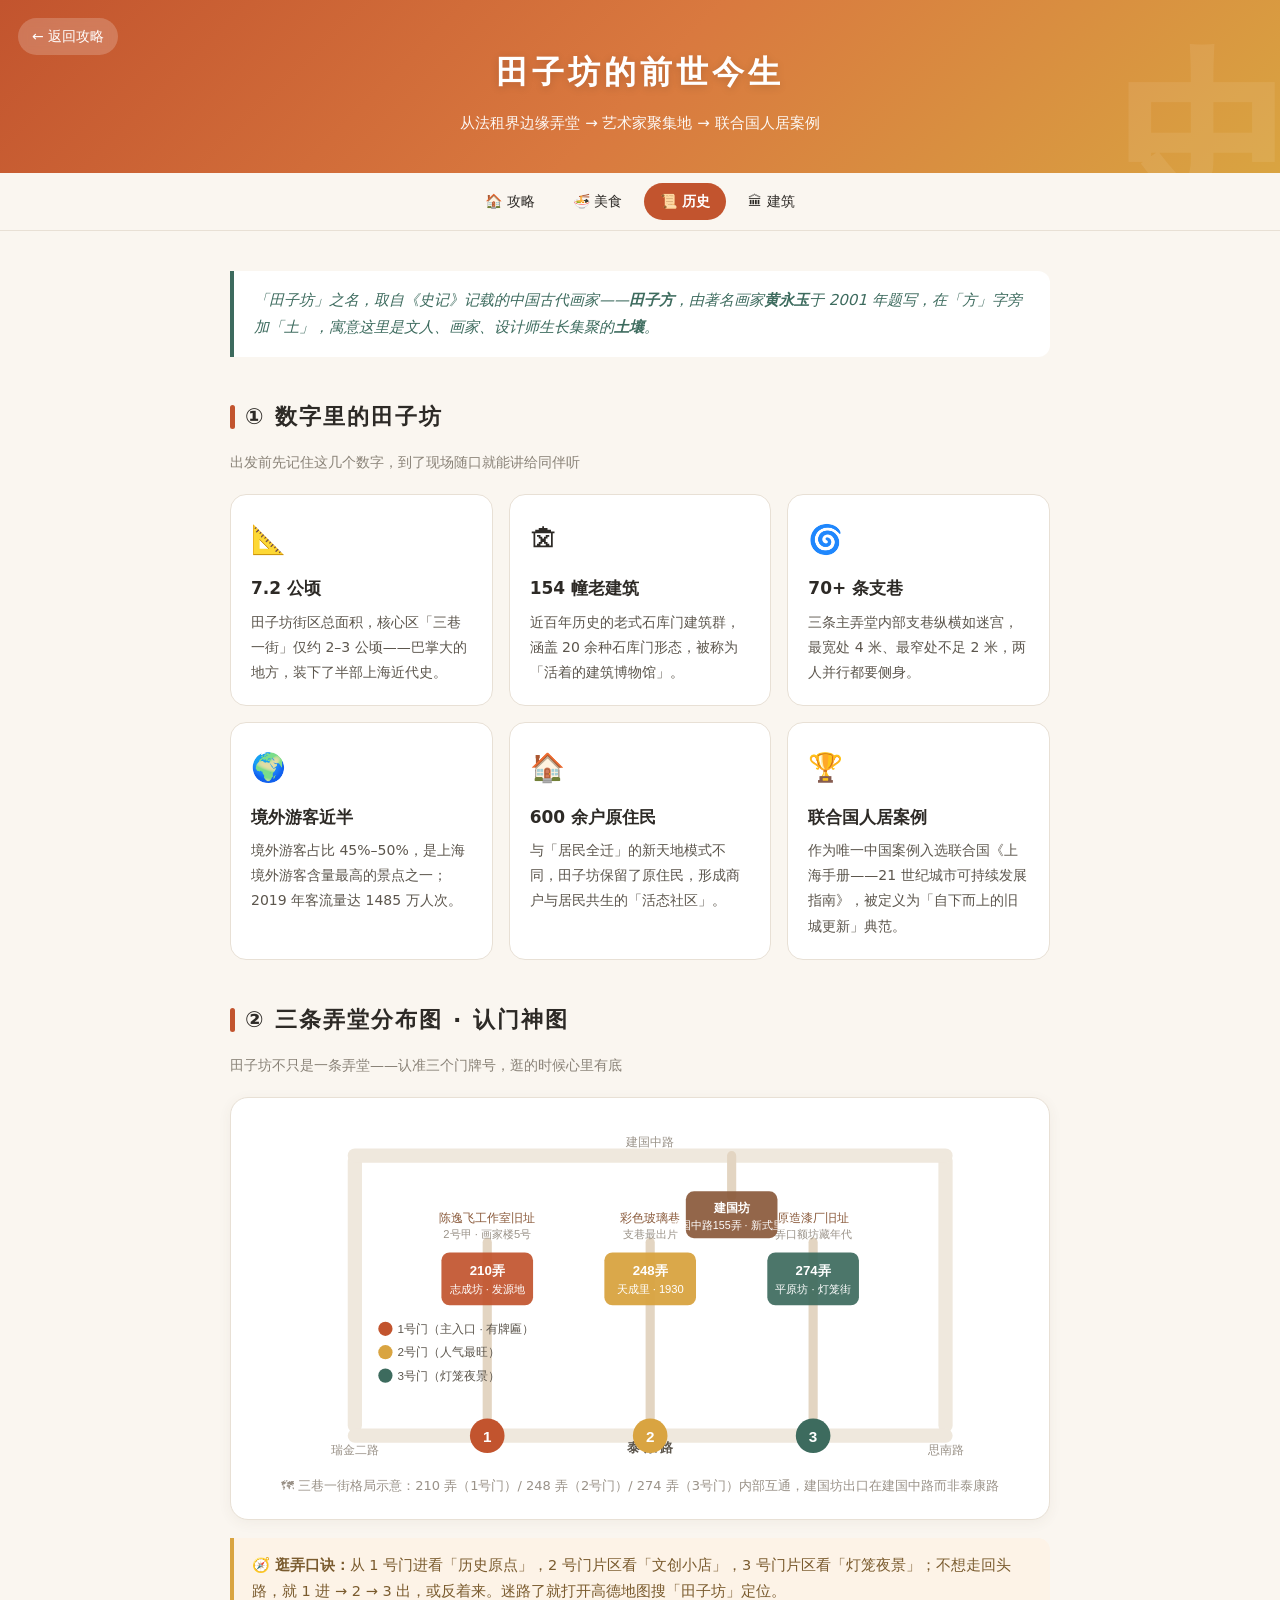
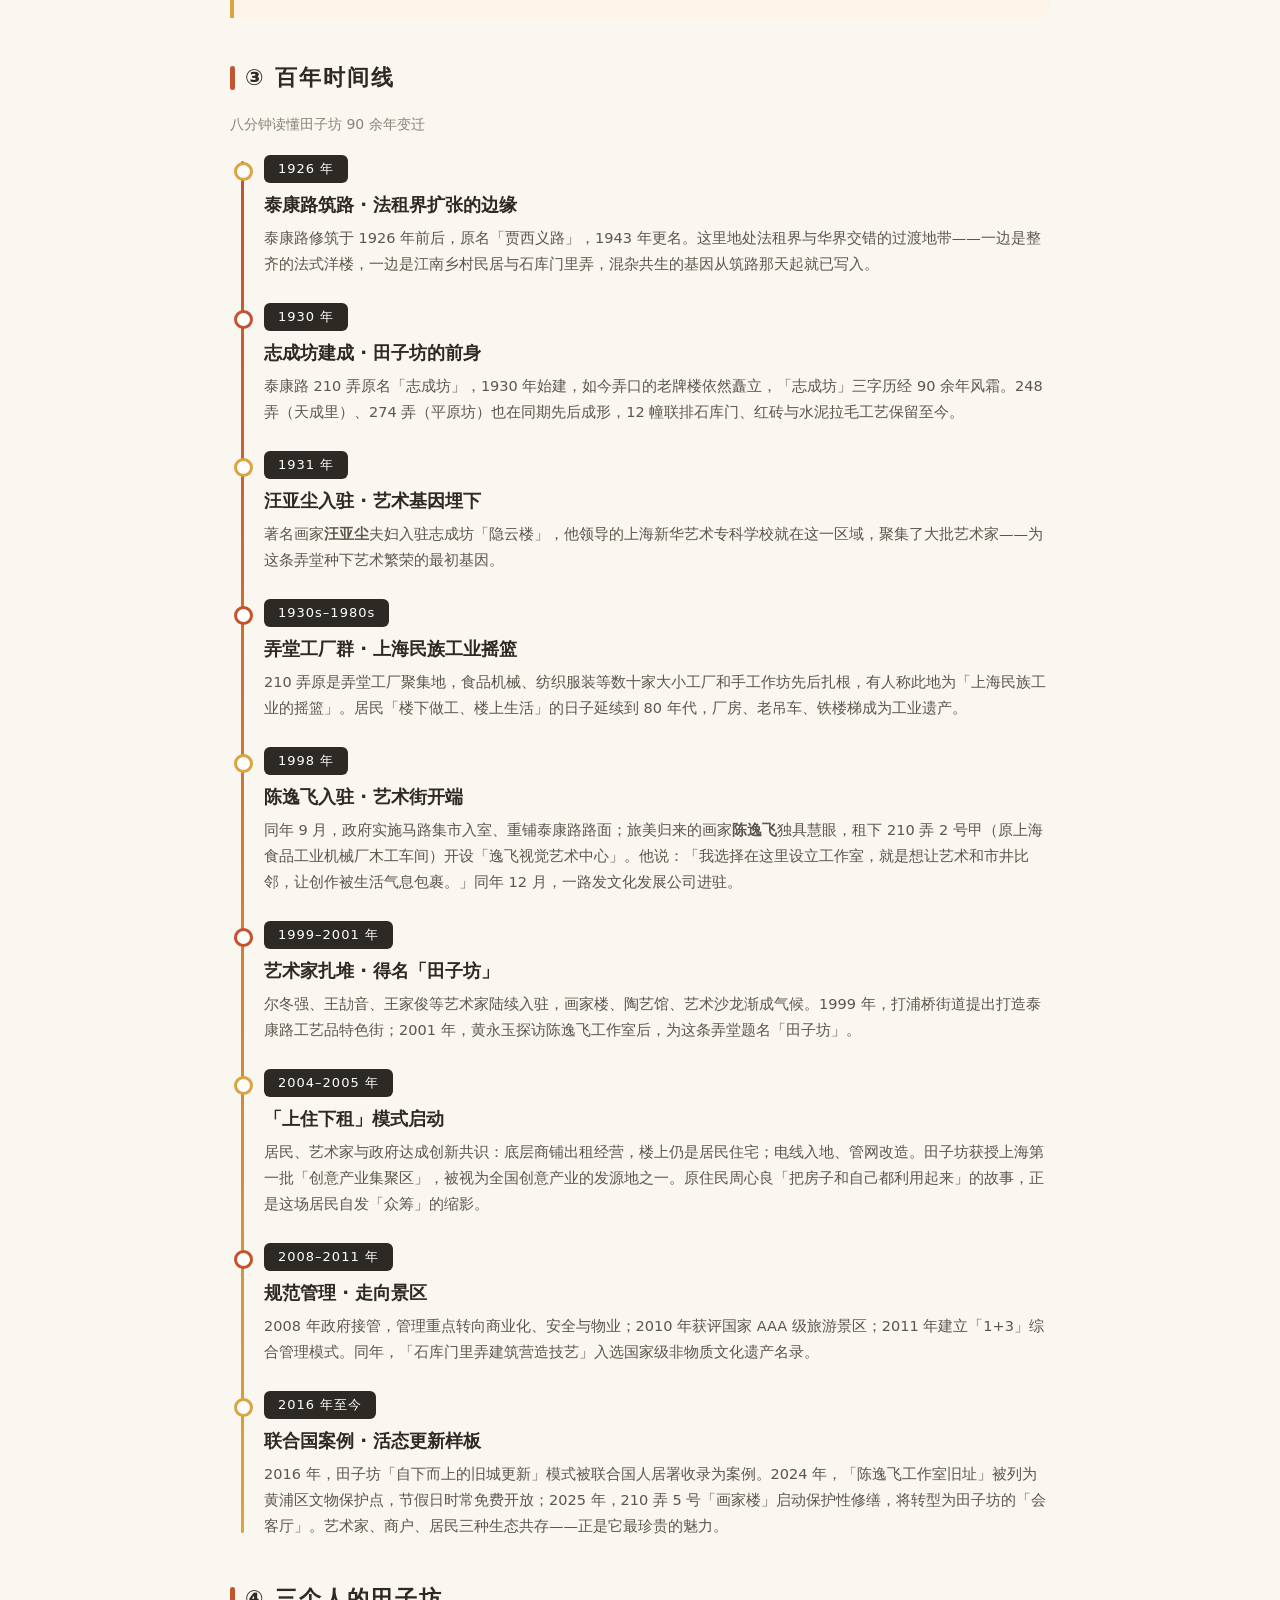
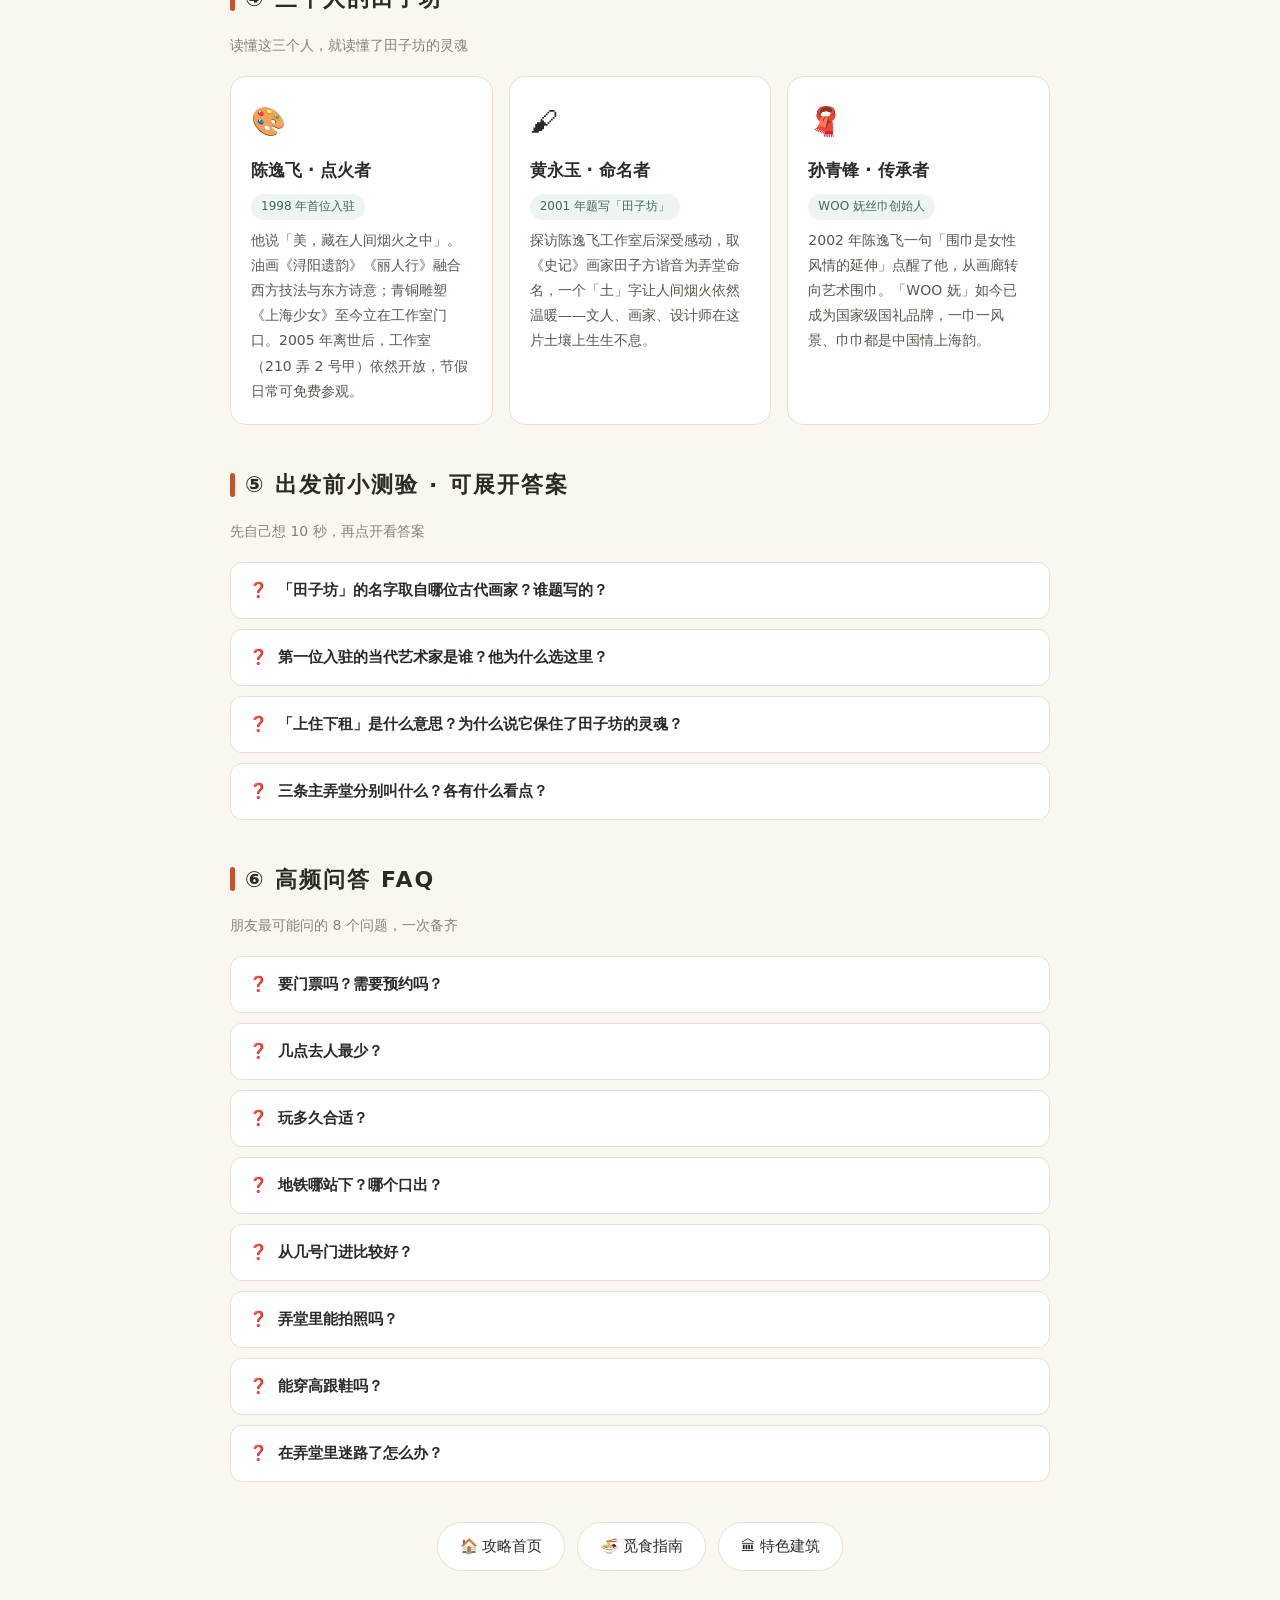
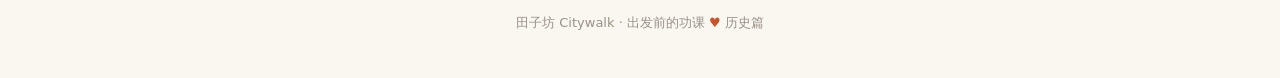
<file: shanghai/tianzifang/history.html>
<!DOCTYPE html>
<html lang="zh-CN">
<head>
<meta charset="UTF-8">
<meta name="viewport" content="width=device-width, initial-scale=1.0">
<title>田子坊的前世今生 · 历史篇</title>
<link rel="icon" href="data:image/svg+xml,<svg xmlns='http://www.w3.org/2000/svg' viewBox='0 0 100 100'><text y='.9em' font-size='90'>📜</text></svg>">
<meta name="description" content="田子坊的前世今生：1926 筑路到 2025 画家楼焕新，百年时间线、三条弄堂分布与 FAQ。">
<link rel="stylesheet" href="style.css">
<style>
  /* FAQ 折叠面板专属样式（仅本页使用） */
  .faq details{
    background:var(--card);border:1px solid var(--line);
    border-radius:12px;margin-bottom:10px;overflow:hidden;
  }
  .faq summary{
    cursor:pointer;padding:14px 18px;font-size:15px;font-weight:700;
    list-style:none;display:flex;align-items:center;gap:10px;
  }
  .faq summary::-webkit-details-marker{display:none}
  .faq summary::before{content:"❓";flex-shrink:0}
  .faq details[open] summary::before{content:"✅"}
  .faq details[open] summary{
    border-bottom:1px dashed var(--line);color:var(--terra);
  }
  .faq .ans{padding:12px 18px 14px;font-size:14.5px;color:var(--soft)}
</style>
</head>
<body>

<div class="page-head" data-deco="史">
  <a class="back" href="index.html">← 返回攻略</a>
  <h1>田子坊的前世今生</h1>
  <div class="sub">从法租界边缘弄堂 → 艺术家聚集地 → 联合国人居案例</div>
</div>

<nav class="topnav">
  <a href="index.html">🏠 攻略</a>
  <a href="food.html">🍜 美食</a>
  <a href="history.html" class="on">📜 历史</a>
  <a href="architecture.html">🏛 建筑</a>
</nav>

<div class="wrap">

<section>
  <div class="quote">
    「田子坊」之名，取自《史记》记载的中国古代画家——<b>田子方</b>，由著名画家<b>黄永玉</b>于 2001 年题写，在「方」字旁加「土」，寓意这里是文人、画家、设计师生长集聚的<b>土壤</b>。
  </div>
</section>

<!-- ═══ ① 数字田子坊 ═══ -->
<section>
  <h2>① 数字里的田子坊</h2>
  <p class="lead">出发前先记住这几个数字，到了现场随口就能讲给同伴听</p>
  <div class="grid">
    <div class="card">
      <span class="icon">📐</span>
      <h3>7.2 公顷</h3>
      <p>田子坊街区总面积，核心区「三巷一街」仅约 2–3 公顷——巴掌大的地方，装下了半部上海近代史。</p>
    </div>
    <div class="card">
      <span class="icon">🏚</span>
      <h3>154 幢老建筑</h3>
      <p>近百年历史的老式石库门建筑群，涵盖 20 余种石库门形态，被称为「活着的建筑博物馆」。</p>
    </div>
    <div class="card">
      <span class="icon">🌀</span>
      <h3>70+ 条支巷</h3>
      <p>三条主弄堂内部支巷纵横如迷宫，最宽处 4 米、最窄处不足 2 米，两人并行都要侧身。</p>
    </div>
    <div class="card">
      <span class="icon">🌍</span>
      <h3>境外游客近半</h3>
      <p>境外游客占比 45%–50%，是上海境外游客含量最高的景点之一；2019 年客流量达 1485 万人次。</p>
    </div>
    <div class="card">
      <span class="icon">🏠</span>
      <h3>600 余户原住民</h3>
      <p>与「居民全迁」的新天地模式不同，田子坊保留了原住民，形成商户与居民共生的「活态社区」。</p>
    </div>
    <div class="card">
      <span class="icon">🏆</span>
      <h3>联合国人居案例</h3>
      <p>作为唯一中国案例入选联合国《上海手册——21 世纪城市可持续发展指南》，被定义为「自下而上的旧城更新」典范。</p>
    </div>
  </div>
</section>

<!-- ═══ ② 三条弄堂分布图 ═══ -->
<section>
  <h2>② 三条弄堂分布图 · 认门神图</h2>
  <p class="lead">田子坊不只是一条弄堂——认准三个门牌号，逛的时候心里有底</p>
  <div class="map-card">
    <svg viewBox="0 0 760 340" xmlns="http://www.w3.org/2000/svg" role="img" aria-label="三条弄堂分布">
      <!-- 南北向道路 -->
      <g stroke="#efe8dd" stroke-width="14" stroke-linecap="round">
        <line x1="100" y1="40" x2="100" y2="300"/>   <!-- 瑞金二路 -->
        <line x1="680" y1="40" x2="680" y2="300"/>   <!-- 思南路 -->
      </g>
      <!-- 东西向道路 -->
      <g stroke="#efe8dd" stroke-width="14" stroke-linecap="round">
        <line x1="100" y1="310" x2="680" y2="310"/>  <!-- 泰康路 -->
        <line x1="100" y1="35" x2="680" y2="35"/>    <!-- 建国中路 -->
      </g>
      <!-- 三条主弄堂 -->
      <g stroke="#e3d5c2" stroke-width="9" stroke-linecap="round">
        <line x1="230" y1="310" x2="230" y2="120"/>
        <line x1="390" y1="310" x2="390" y2="120"/>
        <line x1="550" y1="310" x2="550" y2="120"/>
        <line x1="470" y1="35" x2="470" y2="75"/>    <!-- 建国中路155弄 -->
      </g>
      <!-- 路名标注 -->
      <g font-family="PingFang SC,Microsoft YaHei,sans-serif" fill="#9a9288" font-size="12">
        <text x="100" y="328" text-anchor="middle">瑞金二路</text>
        <text x="390" y="326" text-anchor="middle" font-size="13" fill="#5c564d" font-weight="bold">泰 康 路</text>
        <text x="680" y="328" text-anchor="middle">思南路</text>
        <text x="390" y="26" text-anchor="middle" font-size="12">建国中路</text>
      </g>
      <!-- 1号门 210弄 -->
      <g font-family="PingFang SC,Microsoft YaHei,sans-serif">
        <circle cx="230" cy="310" r="17" fill="#c2542e"/>
        <text x="230" y="316" font-size="15" text-anchor="middle" fill="#fff" font-weight="bold">1</text>
        <rect x="185" y="130" width="90" height="52" rx="8" fill="#c2542e" opacity=".92"/>
        <text x="230" y="152" font-size="13" text-anchor="middle" fill="#fff" font-weight="bold">210弄</text>
        <text x="230" y="170" font-size="11" text-anchor="middle" fill="#fff">志成坊 · 发源地</text>
        <text x="230" y="100" font-size="12" text-anchor="middle" fill="#8a5a3b">陈逸飞工作室旧址</text>
        <text x="230" y="116" font-size="11" text-anchor="middle" fill="#9a9288">2号甲 · 画家楼5号</text>
      </g>
      <!-- 2号门 248弄 -->
      <g font-family="PingFang SC,Microsoft YaHei,sans-serif">
        <circle cx="390" cy="310" r="17" fill="#d9a441"/>
        <text x="390" y="316" font-size="15" text-anchor="middle" fill="#fff" font-weight="bold">2</text>
        <rect x="345" y="130" width="90" height="52" rx="8" fill="#d9a441" opacity=".95"/>
        <text x="390" y="152" font-size="13" text-anchor="middle" fill="#fff" font-weight="bold">248弄</text>
        <text x="390" y="170" font-size="11" text-anchor="middle" fill="#fff">天成里 · 1930</text>
        <text x="390" y="100" font-size="12" text-anchor="middle" fill="#8a5a3b">彩色玻璃巷</text>
        <text x="390" y="116" font-size="11" text-anchor="middle" fill="#9a9288">支巷最出片</text>
      </g>
      <!-- 3号门 274弄 -->
      <g font-family="PingFang SC,Microsoft YaHei,sans-serif">
        <circle cx="550" cy="310" r="17" fill="#3d6b5e"/>
        <text x="550" y="316" font-size="15" text-anchor="middle" fill="#fff" font-weight="bold">3</text>
        <rect x="505" y="130" width="90" height="52" rx="8" fill="#3d6b5e" opacity=".92"/>
        <text x="550" y="152" font-size="13" text-anchor="middle" fill="#fff" font-weight="bold">274弄</text>
        <text x="550" y="170" font-size="11" text-anchor="middle" fill="#fff">平原坊 · 灯笼街</text>
        <text x="550" y="100" font-size="12" text-anchor="middle" fill="#8a5a3b">原造漆厂旧址</text>
        <text x="550" y="116" font-size="11" text-anchor="middle" fill="#9a9288">弄口额坊藏年代</text>
      </g>
      <!-- 建国坊 -->
      <g font-family="PingFang SC,Microsoft YaHei,sans-serif">
        <rect x="425" y="70" width="90" height="46" rx="8" fill="#8a5a3b" opacity=".92"/>
        <text x="470" y="90" font-size="12" text-anchor="middle" fill="#fff" font-weight="bold">建国坊</text>
        <text x="470" y="107" font-size="10.5" text-anchor="middle" fill="#fff">建国中路155弄 · 新式里弄</text>
      </g>
      <!-- 图例 -->
      <g font-family="PingFang SC,Microsoft YaHei,sans-serif" font-size="11.5">
        <circle cx="130" cy="205" r="7" fill="#c2542e"/>
        <text x="142" y="209" fill="#5c564d">1号门（主入口 · 有牌匾）</text>
        <circle cx="130" cy="228" r="7" fill="#d9a441"/>
        <text x="142" y="232" fill="#5c564d">2号门（人气最旺）</text>
        <circle cx="130" cy="251" r="7" fill="#3d6b5e"/>
        <text x="142" y="255" fill="#5c564d">3号门（灯笼夜景）</text>
      </g>
    </svg>
    <div class="map-note">🗺 三巷一街格局示意：210 弄（1号门）/ 248 弄（2号门）/ 274 弄（3号门）内部互通，建国坊出口在建国中路而非泰康路</div>
  </div>
  <div class="tipbox">
    🧭 <b>逛弄口诀：</b>从 1 号门进看「历史原点」，2 号门片区看「文创小店」，3 号门片区看「灯笼夜景」；不想走回头路，就 1 进 → 2 → 3 出，或反着来。迷路了就打开高德地图搜「田子坊」定位。
  </div>
</section>

<!-- ═══ ③ 百年时间线 ═══ -->
<section>
  <h2>③ 百年时间线</h2>
  <p class="lead">八分钟读懂田子坊 90 余年变迁</p>
  <div class="timeline">
    <div class="t-item gold">
      <span class="t-year">1926 年</span>
      <h3>泰康路筑路 · 法租界扩张的边缘</h3>
      <p>泰康路修筑于 1926 年前后，原名「贾西义路」，1943 年更名。这里地处法租界与华界交错的过渡地带——一边是整齐的法式洋楼，一边是江南乡村民居与石库门里弄，混杂共生的基因从筑路那天起就已写入。</p>
    </div>
    <div class="t-item">
      <span class="t-year">1930 年</span>
      <h3>志成坊建成 · 田子坊的前身</h3>
      <p>泰康路 210 弄原名「志成坊」，1930 年始建，如今弄口的老牌楼依然矗立，「志成坊」三字历经 90 余年风霜。248 弄（天成里）、274 弄（平原坊）也在同期先后成形，12 幢联排石库门、红砖与水泥拉毛工艺保留至今。</p>
    </div>
    <div class="t-item gold">
      <span class="t-year">1931 年</span>
      <h3>汪亚尘入驻 · 艺术基因埋下</h3>
      <p>著名画家<b>汪亚尘</b>夫妇入驻志成坊「隐云楼」，他领导的上海新华艺术专科学校就在这一区域，聚集了大批艺术家——为这条弄堂种下艺术繁荣的最初基因。</p>
    </div>
    <div class="t-item">
      <span class="t-year">1930s–1980s</span>
      <h3>弄堂工厂群 · 上海民族工业摇篮</h3>
      <p>210 弄原是弄堂工厂聚集地，食品机械、纺织服装等数十家大小工厂和手工作坊先后扎根，有人称此地为「上海民族工业的摇篮」。居民「楼下做工、楼上生活」的日子延续到 80 年代，厂房、老吊车、铁楼梯成为工业遗产。</p>
    </div>
    <div class="t-item gold">
      <span class="t-year">1998 年</span>
      <h3>陈逸飞入驻 · 艺术街开端</h3>
      <p>同年 9 月，政府实施马路集市入室、重铺泰康路路面；旅美归来的画家<b>陈逸飞</b>独具慧眼，租下 210 弄 2 号甲（原上海食品工业机械厂木工车间）开设「逸飞视觉艺术中心」。他说：「我选择在这里设立工作室，就是想让艺术和市井比邻，让创作被生活气息包裹。」同年 12 月，一路发文化发展公司进驻。</p>
    </div>
    <div class="t-item">
      <span class="t-year">1999–2001 年</span>
      <h3>艺术家扎堆 · 得名「田子坊」</h3>
      <p>尔冬强、王劼音、王家俊等艺术家陆续入驻，画家楼、陶艺馆、艺术沙龙渐成气候。1999 年，打浦桥街道提出打造泰康路工艺品特色街；2001 年，黄永玉探访陈逸飞工作室后，为这条弄堂题名「田子坊」。</p>
    </div>
    <div class="t-item gold">
      <span class="t-year">2004–2005 年</span>
      <h3>「上住下租」模式启动</h3>
      <p>居民、艺术家与政府达成创新共识：底层商铺出租经营，楼上仍是居民住宅；电线入地、管网改造。田子坊获授上海第一批「创意产业集聚区」，被视为全国创意产业的发源地之一。原住民周心良「把房子和自己都利用起来」的故事，正是这场居民自发「众筹」的缩影。</p>
    </div>
    <div class="t-item">
      <span class="t-year">2008–2011 年</span>
      <h3>规范管理 · 走向景区</h3>
      <p>2008 年政府接管，管理重点转向商业化、安全与物业；2010 年获评国家 AAA 级旅游景区；2011 年建立「1+3」综合管理模式。同年，「石库门里弄建筑营造技艺」入选国家级非物质文化遗产名录。</p>
    </div>
    <div class="t-item gold">
      <span class="t-year">2016 年至今</span>
      <h3>联合国案例 · 活态更新样板</h3>
      <p>2016 年，田子坊「自下而上的旧城更新」模式被联合国人居署收录为案例。2024 年，「陈逸飞工作室旧址」被列为黄浦区文物保护点，节假日时常免费开放；2025 年，210 弄 5 号「画家楼」启动保护性修缮，将转型为田子坊的「会客厅」。艺术家、商户、居民三种生态共存——正是它最珍贵的魅力。</p>
    </div>
  </div>
</section>

<!-- ═══ ④ 三个人的田子坊 ═══ -->
<section>
  <h2>④ 三个人的田子坊</h2>
  <p class="lead">读懂这三个人，就读懂了田子坊的灵魂</p>
  <div class="grid">
    <div class="card">
      <span class="icon">🎨</span>
      <h3>陈逸飞 · 点火者</h3>
      <span class="tag">1998 年首位入驻</span>
      <p>他说「美，藏在人间烟火之中」。油画《浔阳遗韵》《丽人行》融合西方技法与东方诗意；青铜雕塑《上海少女》至今立在工作室门口。2005 年离世后，工作室（210 弄 2 号甲）依然开放，节假日常可免费参观。</p>
    </div>
    <div class="card">
      <span class="icon">🖌</span>
      <h3>黄永玉 · 命名者</h3>
      <span class="tag">2001 年题写「田子坊」</span>
      <p>探访陈逸飞工作室后深受感动，取《史记》画家田子方谐音为弄堂命名，一个「土」字让人间烟火依然温暖——文人、画家、设计师在这片土壤上生生不息。</p>
    </div>
    <div class="card">
      <span class="icon">🧣</span>
      <h3>孙青锋 · 传承者</h3>
      <span class="tag">WOO 妩丝巾创始人</span>
      <p>2002 年陈逸飞一句「围巾是女性风情的延伸」点醒了他，从画廊转向艺术围巾。「WOO 妩」如今已成为国家级国礼品牌，一巾一风景、巾巾都是中国情上海韵。</p>
    </div>
  </div>
</section>

<!-- ═══ ⑤ 小测验（含答案） ═══ -->
<section>
  <h2>⑤ 出发前小测验 · 可展开答案</h2>
  <p class="lead">先自己想 10 秒，再点开看答案</p>
  <div class="faq">
    <details>
      <summary>「田子坊」的名字取自哪位古代画家？谁题写的？</summary>
      <div class="ans">取自《史记》记载的古代画家<b>田子方</b>，2001 年由著名画家<b>黄永玉</b>谐音题写，「方」加「土」旁，寓意艺术家生长的土壤。</div>
    </details>
    <details>
      <summary>第一位入驻的当代艺术家是谁？他为什么选这里？</summary>
      <div class="ans"><b>陈逸飞</b>，1998 年租下 210 弄 2 号甲的弃用厂房（原食品机械厂木工车间）。因为这里「艺术和市井比邻」——老厂房的空间潜力加上石库门的烟火气，正是他追求的创作土壤。</div>
    </details>
    <details>
      <summary>「上住下租」是什么意思？为什么说它保住了田子坊的灵魂？</summary>
      <div class="ans">底层商铺出租经营、楼上仍是居民住宅。因为「上住」，600 多户原住民留了下来，晾衣杆、饭菜香、麻将声还在弄堂里——这是田子坊与全国其他仿古商业街最大的不同，也是它入选联合国人居案例的原因。</div>
    </details>
    <details>
      <summary>三条主弄堂分别叫什么？各有什么看点？</summary>
      <div class="ans">210 弄（志成坊，发源地，陈逸飞工作室旧址）／248 弄（天成里，彩色玻璃巷最出片）／274 弄（平原坊，红灯笼夜景）。出口分别对应田子坊 1、2、3 号门。</div>
    </details>
  </div>
</section>

<!-- ═══ ⑥ FAQ 高频问答 ═══ -->
<section>
  <h2>⑥ 高频问答 FAQ</h2>
  <p class="lead">朋友最可能问的 8 个问题，一次备齐</p>
  <div class="faq">
    <details>
      <summary>要门票吗？需要预约吗？</summary>
      <div class="ans">街区<b>完全免费、无需预约</b>，24 小时开放。内部部分展馆（如琉璃艺术博物馆）和手作体验项目单独收费，按需选择即可。</div>
    </details>
    <details>
      <summary>几点去人最少？</summary>
      <div class="ans">工作日上午 10 点前最清净；周末 13:00–17:00 是人挤人高峰，尽量避开。我们的行程安排在下午，正好错峰——下午 3 点后光线也最柔和。</div>
    </details>
    <details>
      <summary>玩多久合适？</summary>
      <div class="ans">精华路线 1.5–3 小时。我们的半日行程给了弄堂 1.5 小时 + 思南路 1 小时，节奏刚好不赶。</div>
    </details>
    <details>
      <summary>地铁哪站下？哪个口出？</summary>
      <div class="ans">地铁 9 号线「打浦桥站」1 号口出，步行约 5 分钟直达主入口，出口基本就在景区门口。公交 17/24/96/146 路也可达。</div>
    </details>
    <details>
      <summary>从几号门进比较好？</summary>
      <div class="ans">1 号门（泰康路 210 弄）有「田子坊」牌匾，仪式感最强；2 号门人气最旺、铺面最密；想清净拍照可从建国中路侧的建国坊方向进入。内部互通，从哪进都行。</div>
    </details>
    <details>
      <summary>弄堂里能拍照吗？</summary>
      <div class="ans">能，但楼上住着真实居民：不要用闪光灯对着人家窗户、不要大声喧哗、不要闯入挂着「谢绝参观」的门洞；部分店铺门口禁拍，拍前问一句。</div>
    </details>
    <details>
      <summary>能穿高跟鞋吗？</summary>
      <div class="ans">强烈不建议。石板路 + 最窄处不足 2 米 + 高峰人潮，运动鞋才是正确打开方式；我们的行程步行约 2 公里，舒适的鞋是第一装备。</div>
    </details>
    <details>
      <summary>在弄堂里迷路了怎么办？</summary>
      <div class="ans">两个办法：① 高德地图搜「田子坊」实时定位（小巷里最可靠）；② 迷路本身就是逛田子坊的乐趣——反正三条弄堂内部互通，怎么走都能回到泰康路。</div>
    </details>
  </div>
</section>

<div class="page-nav">
  <a href="index.html">🏠 攻略首页</a>
  <a href="food.html">🍜 觅食指南</a>
  <a href="architecture.html">🏛 特色建筑</a>
</div>

</div>

<footer>田子坊 Citywalk · 出发前的功课 <span class="heart">♥</span> 历史篇</footer>

</body>
</html>
</file>
<file: shanghai/tianzifang/style.css>
/* ===== 田子坊攻略 公共样式 =====
   被 food.html / history.html / architecture.html 引用。
   index.html 因含双版本行程切换等独有交互，使用内联样式，
   但其基础色板和栅格与本文件完全一致。
   ============================================ */
*{margin:0;padding:0;box-sizing:border-box}
:root{
  --cream:#faf6f0;       /* 米色背景 */
  --ink:#2d2a26;          /* 主文字色 */
  --terra:#c2542e;        /* 主题橘红（按钮/标题/时间线） */
  --terra-dark:#9c3f1f;
  --tea:#3d6b5e;          /* 墨绿（表格头/标签） */
  --gold:#d9a441;         /* 金黄（点缀/提示框） */
  --card:#ffffff;
  --line:#e8e0d5;
  --soft:#5c564d;
  --muted:#9a9288;
  --descr:#8a8378;
}
html{scroll-behavior:smooth}
::selection{background:var(--terra);color:#fff}
body{
  font-family:"PingFang SC","Hiragino Sans GB","Microsoft YaHei",system-ui,sans-serif;
  background:var(--cream);
  color:var(--ink);
  line-height:1.8;
  font-size:15.5px;
}
.wrap{max-width:860px;margin:0 auto;padding:0 20px}

/* ── 顶部导航（全站共享） ── */
.topnav{
  position:sticky;top:0;z-index:99;
  background:rgba(250,246,240,.92);
  backdrop-filter:blur(8px);
  border-bottom:1px solid var(--line);
  display:flex;justify-content:center;gap:6px;
  padding:10px 12px;flex-wrap:wrap;
}
.topnav a{
  text-decoration:none;color:var(--ink);
  font-size:14px;padding:6px 16px;border-radius:999px;
  transition:.2s;
}
.topnav a:hover{background:var(--terra);color:#fff}
.topnav a.on{background:var(--terra);color:#fff;font-weight:700}

/* ── 页头（二级页面通用） ── */
.page-head{
  background:linear-gradient(135deg,#c2542e 0%,#d9793f 50%,#d9a441 100%);
  color:#fff;padding:44px 20px 36px;text-align:center;
  position:relative;overflow:hidden;
}
.page-head::before{
  content:attr(data-deco);position:absolute;
  font-size:200px;opacity:.08;
  top:-30px;right:-20px;font-family:serif;font-weight:bold;
}
.back{
  position:absolute;left:18px;top:18px;
  color:#fff;text-decoration:none;font-size:14px;
  background:rgba(255,255,255,.2);
  padding:6px 14px;border-radius:999px;
  backdrop-filter:blur(4px);
}
.back:hover{background:rgba(255,255,255,.3)}
.page-head h1{
  font-size:32px;letter-spacing:4px;font-weight:800;
  text-shadow:0 2px 8px rgba(0,0,0,.15);
}
.page-head .sub{margin-top:8px;font-size:15px;opacity:.94}

/* ── 底部页面导航 ── */
.page-nav{
  display:flex;gap:12px;justify-content:center;flex-wrap:wrap;
  margin:40px 0 10px;
}
.page-nav a{
  background:var(--card);border:1px solid var(--line);
  padding:10px 22px;border-radius:999px;
  text-decoration:none;color:var(--ink);font-size:14.5px;
  transition:.2s;
}
.page-nav a:hover{background:var(--terra);color:#fff;border-color:var(--terra)}

/* ── 区块 ── */
section{margin:40px 0}
h2{
  font-size:22px;font-weight:800;letter-spacing:2px;margin-bottom:14px;
  display:flex;align-items:center;gap:10px;
}
h2::before{content:"";width:5px;height:24px;background:var(--terra);border-radius:3px}
.lead{color:var(--descr);font-size:14px;margin-bottom:18px}
p+p{margin-top:10px}

/* ── 通用卡片 ── */
.grid{display:grid;grid-template-columns:repeat(auto-fit,minmax(250px,1fr));gap:16px}
.card{
  background:var(--card);border:1px solid var(--line);
  border-radius:16px;padding:20px;
  transition:.2s;
}
.card:hover{transform:translateY(-3px);box-shadow:0 6px 18px rgba(90,70,50,.1)}
.card .icon{font-size:28px}
.card h3{font-size:17px;margin:8px 0 6px}
.card .tag{
  font-size:12px;color:var(--tea);background:#eef4f2;
  padding:2px 10px;border-radius:999px;
  display:inline-block;margin-bottom:8px;
}
.card p{font-size:14px;color:var(--soft)}
.card .price{color:var(--terra);font-weight:700;font-size:14px;margin-top:8px}

/* ── 提示框 ── */
.tipbox{
  background:#fdf3e7;border-left:4px solid var(--gold);
  border-radius:0 12px 12px 0;
  padding:14px 18px;font-size:14.5px;
  margin:18px 0;color:#7a5b2e;
}
.tipbox.red{background:#fdeeec;border-color:var(--terra);color:#8c3a2b}
.tipbox.tea{background:#eef4f2;border-color:var(--tea);color:#2d4a42}

/* ── 时间线（历史页） ── */
.timeline{position:relative;padding-left:34px}
.timeline::before{
  content:"";position:absolute;left:11px;top:6px;bottom:6px;
  width:3px;background:linear-gradient(var(--terra),var(--gold));
  border-radius:2px;
}
.t-item{position:relative;margin-bottom:26px}
.t-item::before{
  content:"";position:absolute;left:-30px;top:7px;
  width:13px;height:13px;background:#fff;
  border:3.5px solid var(--terra);border-radius:50%;
}
.t-item.gold::before{border-color:var(--gold)}
.t-year{
  display:inline-block;background:var(--ink);color:#fff;
  font-size:13px;padding:2px 14px;border-radius:6px;
  letter-spacing:1px;margin-bottom:4px;
}
.t-item h3{font-size:18px;margin:2px 0 4px}
.t-item p{font-size:14.5px;color:var(--soft)}

/* ── SVG 地图卡（建筑页/历史页共用） ── */
.map-card{
  background:var(--card);border:1px solid var(--line);
  border-radius:18px;padding:22px;
  box-shadow:0 3px 14px rgba(90,70,50,.06);
}
.map-card svg{width:100%;height:auto;display:block}
.map-note{text-align:center;font-size:13px;color:var(--muted);margin-top:8px}

/* ── 引用 ── */
.quote{
  background:var(--card);border-left:4px solid var(--tea);
  border-radius:0 12px 12px 0;
  padding:16px 20px;font-size:15px;color:var(--tea);
  margin:18px 0;font-style:italic;
}

/* ── 目录 ── */
.toc{
  display:grid;grid-template-columns:repeat(auto-fit,minmax(180px,1fr));
  gap:12px;margin:20px 0;
}
.toc a{
  background:var(--card);border:1px solid var(--line);
  border-radius:12px;padding:14px;
  text-decoration:none;color:var(--ink);
  font-size:14.5px;display:flex;align-items:center;gap:10px;
  transition:.2s;
}
.toc a:hover{border-color:var(--terra);background:#fff8f3}
.toc .num{
  background:var(--terra);color:#fff;
  min-width:26px;height:26px;border-radius:8px;
  display:inline-flex;align-items:center;justify-content:center;
  font-size:13px;flex-shrink:0;
}

/* ── 大图位（用 emoji 占位） ── */
.ph{
  background:linear-gradient(135deg,#f5ede2,#efe0cd);
  border-radius:16px;padding:40px 20px;text-align:center;
  font-size:54px;color:#c9a97a;margin-bottom:8px;
}
.ph small{display:block;font-size:13px;color:#a58b6a;margin-top:8px;letter-spacing:1px}

/* ── 贴士列表 ── */
.tips{list-style:none}
.tips li{
  background:var(--card);border:1px solid var(--line);
  border-radius:12px;padding:12px 16px;
  margin-bottom:10px;font-size:14.5px;
  display:flex;gap:10px;align-items:flex-start;
}
.tips li::before{content:"✦";color:var(--gold);flex-shrink:0}

/* ── 预算表 ── */
.budget{
  width:100%;border-collapse:collapse;
  background:var(--card);border-radius:16px;overflow:hidden;
  box-shadow:0 3px 14px rgba(90,70,50,.06);
}
.budget th{
  background:var(--tea);color:#fff;
  padding:12px;font-size:14px;letter-spacing:1px;
}
.budget td{padding:12px 14px;border-bottom:1px solid var(--line);font-size:14.5px}
.budget tr:last-child td{border-bottom:none}
.budget .r{text-align:right;color:var(--terra);font-weight:700;white-space:nowrap}

/* ── Footer ── */
footer{
  text-align:center;padding:30px 20px 44px;
  color:var(--muted);font-size:13px;
}
footer .heart{color:var(--terra)}

/* =========================================================
   v3 收尾补丁：移动端适配 + 打印友好
   ========================================================= */
@media (max-width:600px){
  /* SVG 地图小屏横向滑动，避免文字缩成蚂蚁 */
  .map-card{overflow-x:auto;-webkit-overflow-scrolling:touch}
  .map-card svg{min-width:620px}
  .map-note{font-size:12px}
  /* 卡片单列铺满 */
  .grid{grid-template-columns:1fr}
  /* 顶部导航收紧 */
  .topnav{gap:2px;padding:8px 8px}
  .topnav a{padding:5px 12px;font-size:13px}
  /* 页头字号降一档 */
  .page-head h1{font-size:24px;letter-spacing:2px}
  /* 预算表横向滑动 */
  .budget{display:block;overflow-x:auto;white-space:nowrap}
  /* 提示框内边距收紧 */
  .tipbox{padding:12px 14px;font-size:14px}
  /* 二级页面返回按钮位置避免遮挡 */
  .back{left:10px;top:10px;font-size:13px;padding:5px 12px}
}

/* 打印友好：Ctrl+P 得到干净的纸版攻略 */
@media print{
  .topnav,.page-nav,.back{display:none!important}
  body{background:#fff}
  .map-card,.card{box-shadow:none;border:1px solid #ddd}
  a{color:var(--ink);text-decoration:none}
}
</file>
